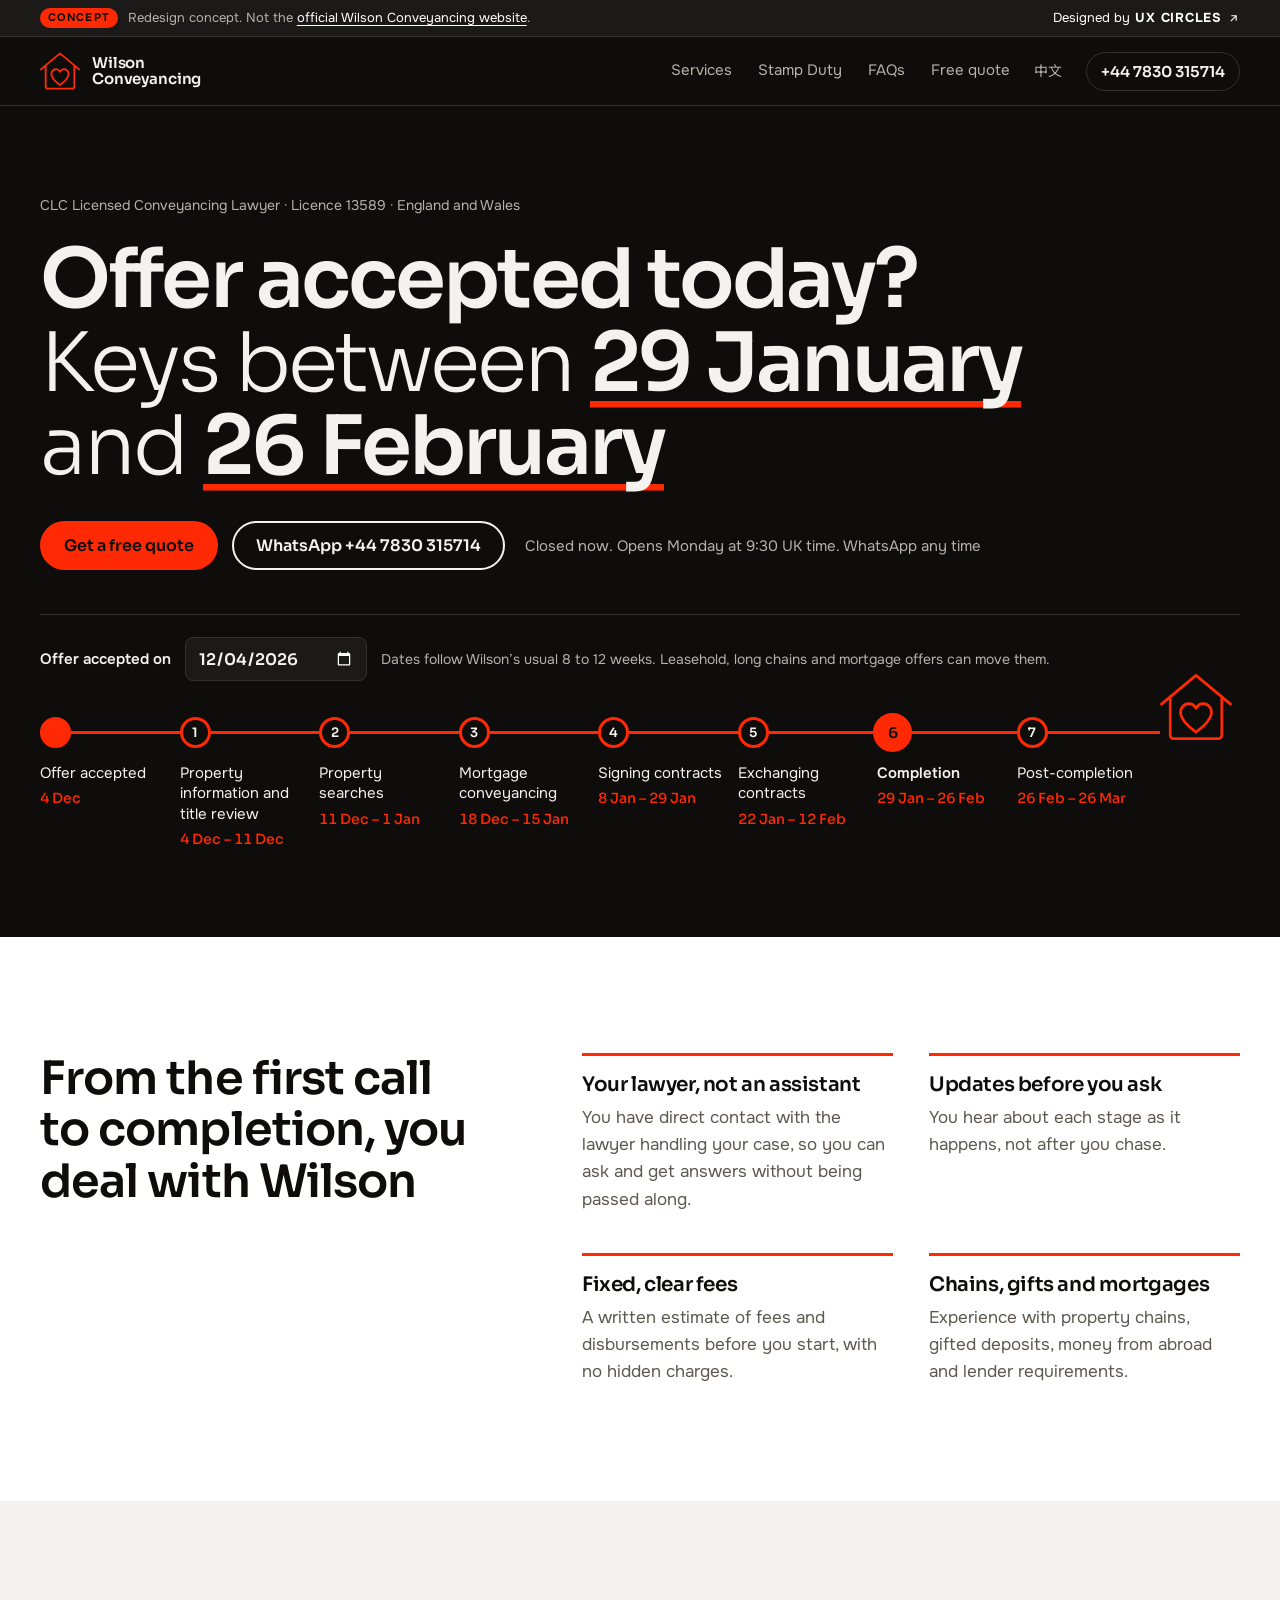
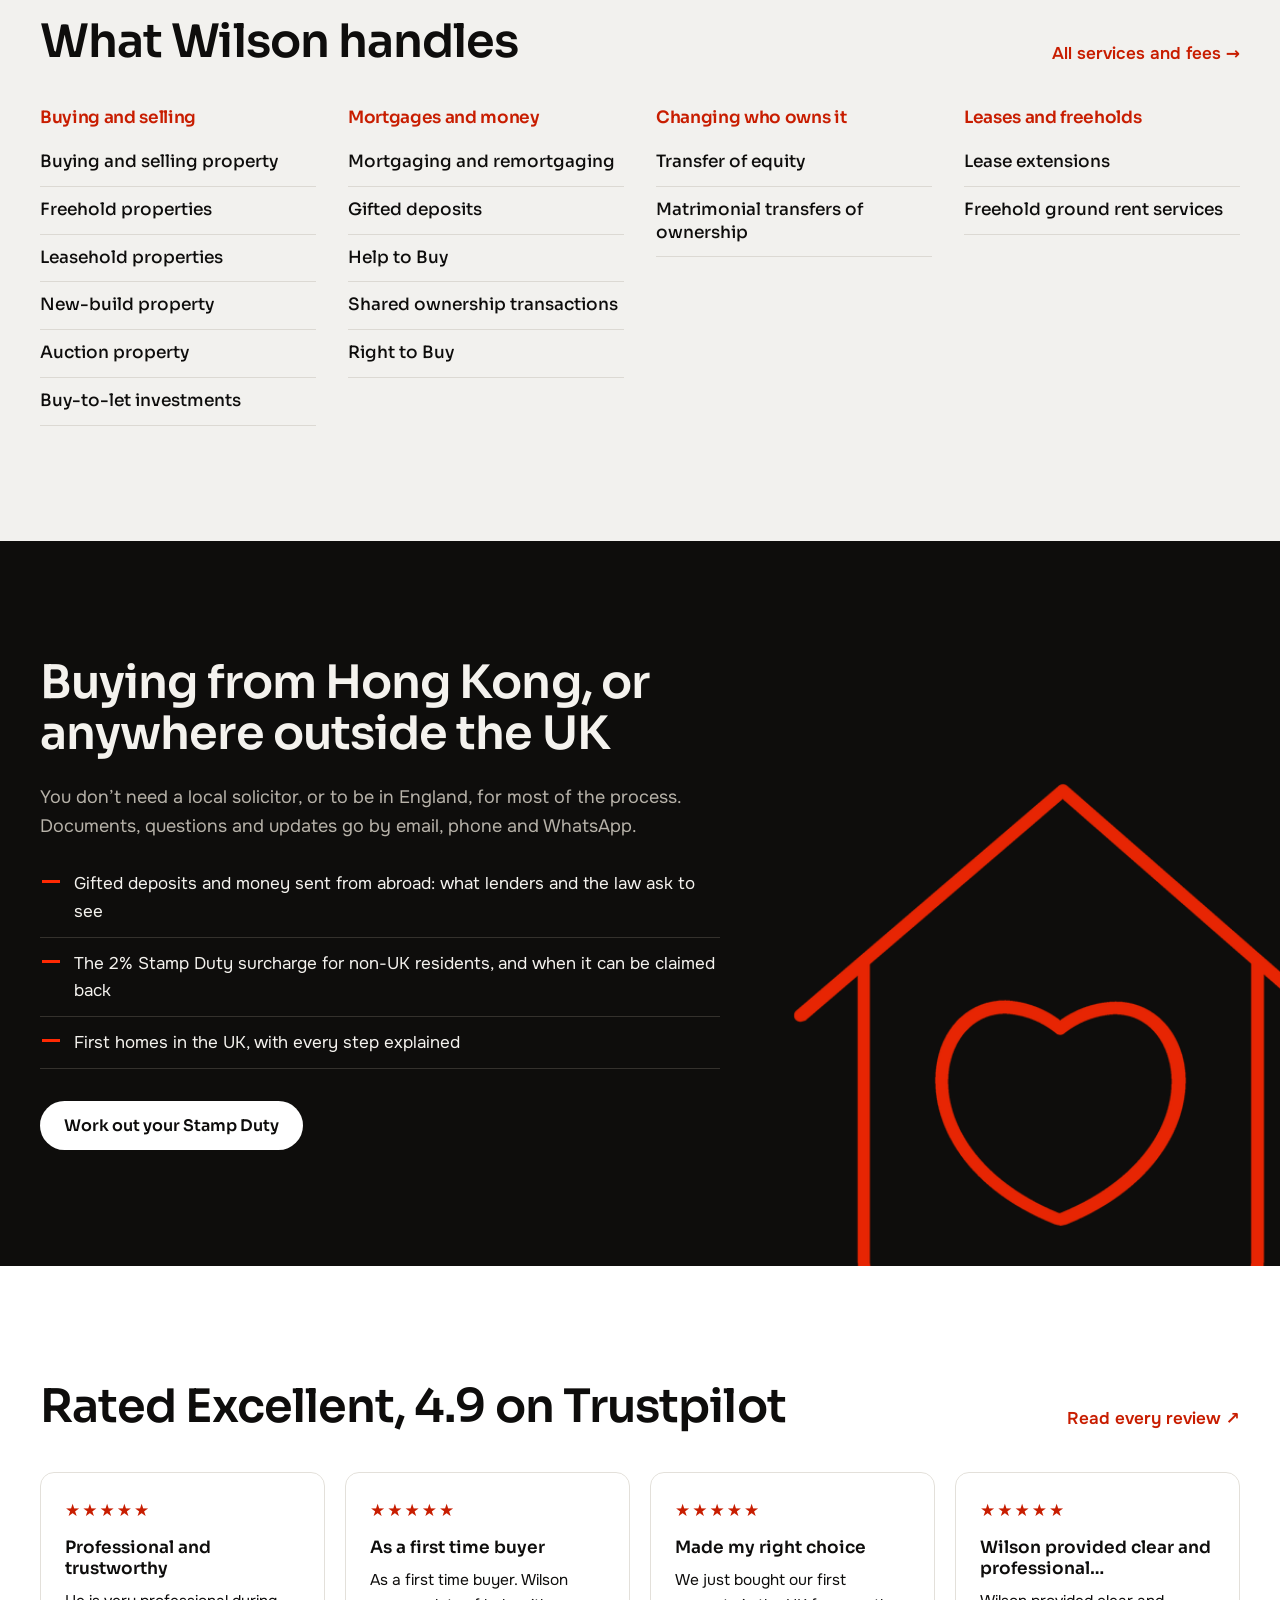
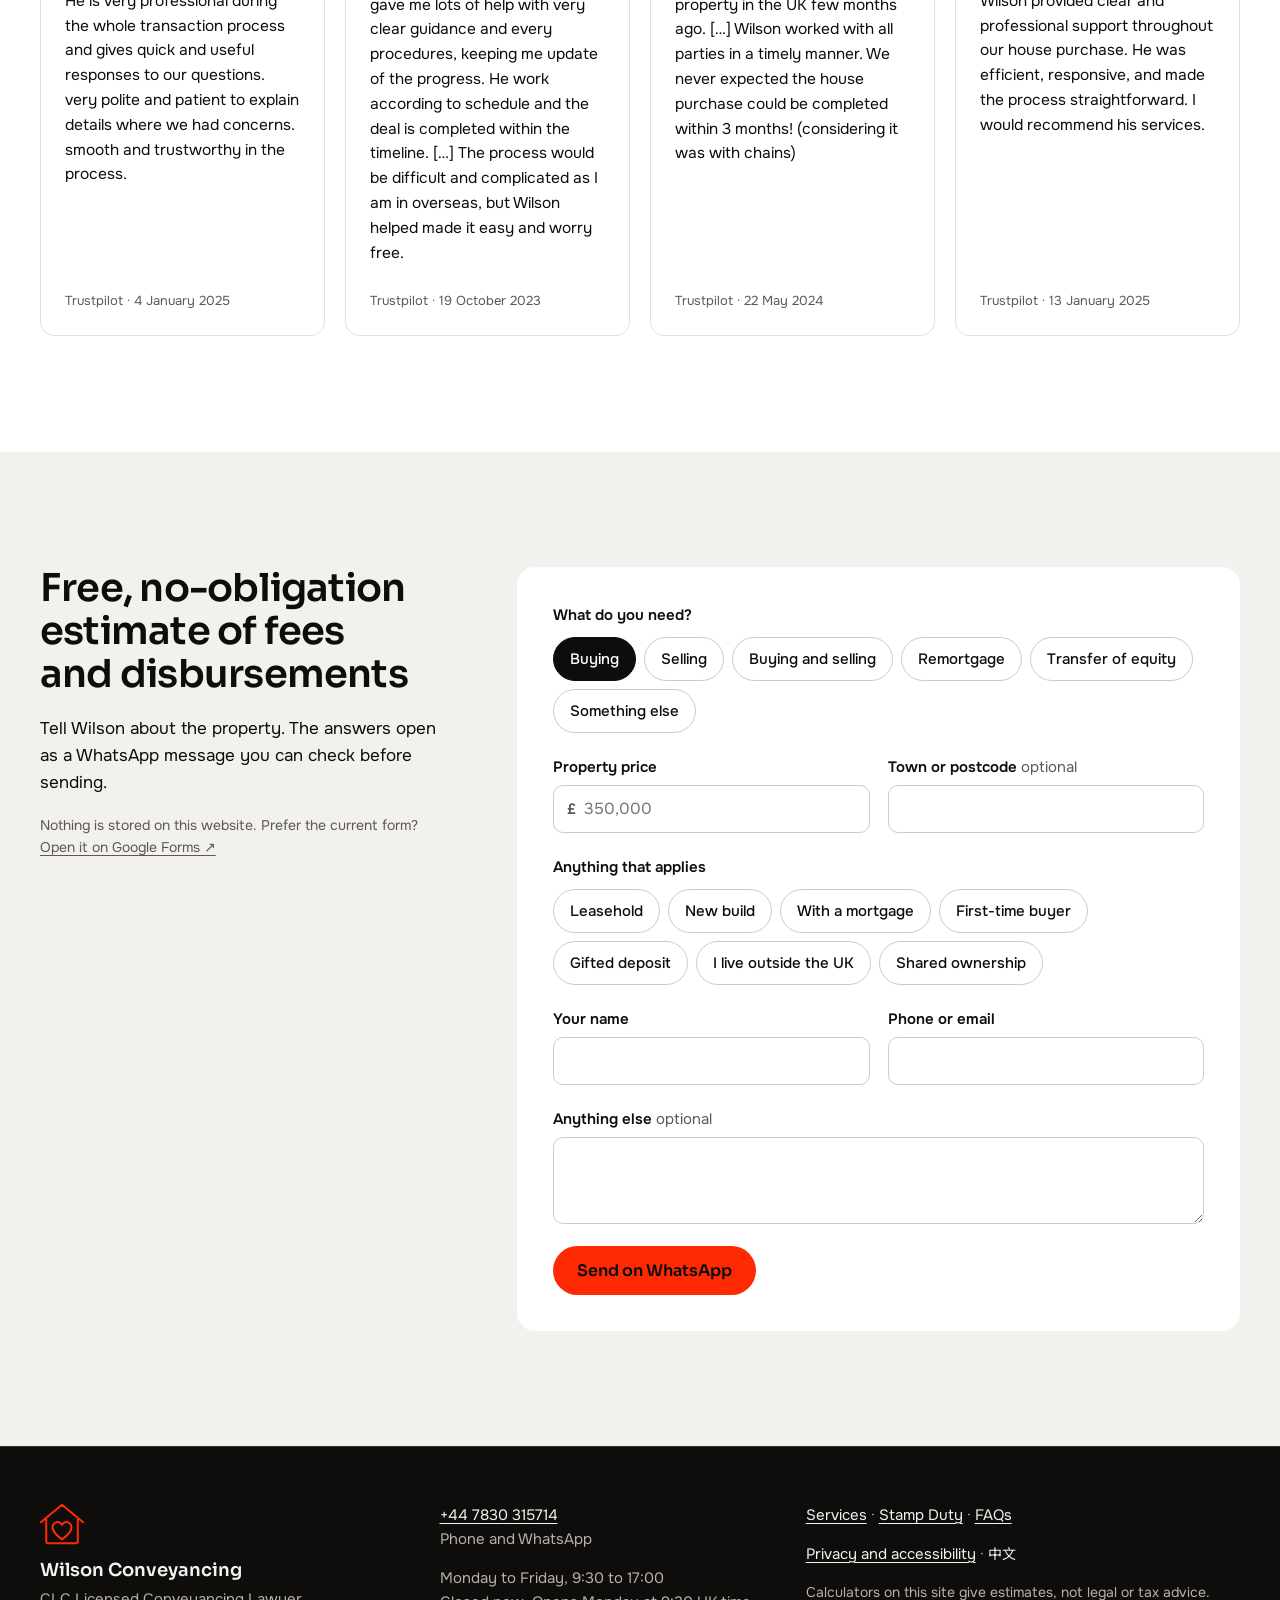
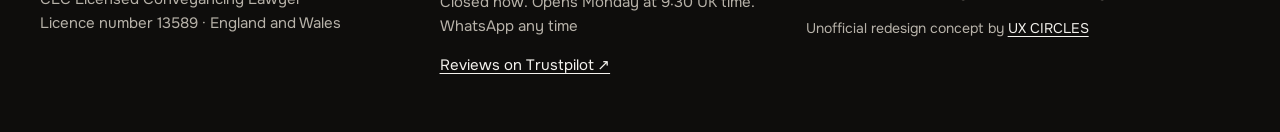
<file: index.html>
<!doctype html>
<html lang="en-GB">
<head>
<meta charset="utf-8">
<meta name="viewport" content="width=device-width, initial-scale=1">
<meta name="robots" content="noindex, nofollow">
<title>Wilson Conveyancing · CLC licensed conveyancing lawyer</title>
<meta name="description" content="Conveyancing for buyers and sellers in England and Wales, with direct access to your lawyer. Free estimate of fees and disbursements.">
<link rel="alternate" hreflang="en" href="https://uxcircles.github.io/wilsonconveyancing/">
<link rel="alternate" hreflang="zh-Hant" href="https://uxcircles.github.io/wilsonconveyancing/zh/">
<link rel="icon" type="image/png" href="assets/img/favicon.png">
<link rel="apple-touch-icon" href="assets/img/apple-touch-icon.png">
<meta name="theme-color" content="#0e0d0c">
<link rel="preload" href="assets/fonts/sora.woff2" as="font" type="font/woff2" crossorigin>
<link rel="preload" href="assets/fonts/onest.woff2" as="font" type="font/woff2" crossorigin>
<link rel="stylesheet" href="assets/site.css?v=3">
<script defer src="assets/site.js?v=3"></script>
</head>
<body>
<a class="skip" href="#main">Skip to content</a>
<div class="concept-bar" role="note">
  <div class="wrap concept-inner">
    <p><span class="concept-tag">Concept</span><span class="concept-long">Redesign concept. Not the <a href="https://www.wilsonconveyancing.com/" target="_blank" rel="noopener">official Wilson Conveyancing website</a>.</span></p>
    <a href="https://ux-circles.com/professionals" target="_blank" rel="noopener"><span class="concept-by">Designed by </span><strong>UX CIRCLES</strong> <svg viewBox="0 0 24 24" aria-hidden="true"><path d="M7 17 17 7M8 7h9v9"/></svg></a>
  </div>
</div>
<header class="site-head">
  <div class="wrap head-in">
    <a class="brand" href="./" aria-label="Wilson Conveyancing, home">
      <svg class="brand-mark" viewBox="0 0 240 225" aria-hidden="true"><path d="M5 103 L120 7 L235 103 M34 79 V205 Q34 218 47 218 H193 Q206 218 206 205 V79 M120 196 C72 162 60 132 74 113 C88 95 110 99 120 117 C130 99 152 95 166 113 C180 132 168 162 120 196 Z"/></svg>
      <span class="brand-name">Wilson<br>Conveyancing</span>
    </a>
    <nav class="nav" aria-label="Main"><a href="services.html">Services</a><a href="stamp-duty.html">Stamp Duty</a><a href="faqs.html">FAQs</a><a href="./#quote">Free quote</a></nav>
    <a class="lang" href="zh/" lang="zh-Hant" hreflang="zh-Hant">中文</a>
    <a class="head-call" href="tel:+447830315714">+44 7830 315714</a>
    <button class="menu-btn" type="button" aria-expanded="false" aria-controls="menu">Menu</button>
  </div>
  <div class="menu" id="menu" hidden>
    <nav class="wrap" aria-label="Menu">
      <a href="services.html">Services</a><a href="stamp-duty.html">Stamp Duty</a><a href="faqs.html">FAQs</a><a href="./#quote">Free quote</a>
      <a href="tel:+447830315714">Call +44 7830 315714</a>
      <a href="https://wa.me/447830315714?text=Hello%20Wilson%2C%20I%20have%20a%20conveyancing%20question.">WhatsApp</a>
      <a class="lang" href="zh/" lang="zh-Hant" hreflang="zh-Hant">中文</a>
    </nav>
  </div>
</header>
<main id="main">
<section class="hero" aria-labelledby="h1">
  <div class="wrap">
    <p class="licence">CLC Licensed Conveyancing Lawyer · Licence 13589 · England and Wales</p>
    <h1 id="h1"><span data-h1a>Offer accepted today?</span><br><span class="h1-2">Keys between <span data-k1>13 January</span> and <span data-k2>10 February</span></span></h1>
    <div class="hero-act">
      <a class="btn btn-red" href="#quote">Get a free quote</a>
      <a class="btn btn-line" href="https://wa.me/447830315714?text=Hello%20Wilson%2C%20my%20offer%20has%20been%20accepted%20and%20I%20need%20a%20conveyancer.">WhatsApp +44 7830 315714</a>
      <p class="open-now" data-open></p>
    </div>
    <form class="when" data-when onsubmit="return false">
      <label for="offer">Offer accepted on</label>
      <input id="offer" name="offer" type="date" value="2026-11-18">
      <p class="when-note">Dates follow Wilson’s usual 8 to 12 weeks. Leasehold, long chains and mortgage offers can move them.</p>
    </form>
    <ol class="track" aria-label="The seven stages, with estimated dates">
      <li class="stop is-today"><span class="stop-n" aria-hidden="true"></span><span class="stop-name">Offer accepted</span><time class="stop-date" data-today>18 Nov</time></li>
      <li class="stop" data-from="0" data-to="1">
        <span class="stop-n">1</span>
        <span class="stop-name">Property information and title review</span>
        <time class="stop-date" data-range>18 Nov – 25 Nov</time>
      </li>
      <li class="stop" data-from="1" data-to="4">
        <span class="stop-n">2</span>
        <span class="stop-name">Property searches</span>
        <time class="stop-date" data-range>25 Nov – 16 Dec</time>
      </li>
      <li class="stop" data-from="2" data-to="6">
        <span class="stop-n">3</span>
        <span class="stop-name">Mortgage conveyancing</span>
        <time class="stop-date" data-range>2 Dec – 30 Dec</time>
      </li>
      <li class="stop" data-from="5" data-to="8">
        <span class="stop-n">4</span>
        <span class="stop-name">Signing contracts</span>
        <time class="stop-date" data-range>23 Dec – 13 Jan</time>
      </li>
      <li class="stop" data-from="7" data-to="10">
        <span class="stop-n">5</span>
        <span class="stop-name">Exchanging contracts</span>
        <time class="stop-date" data-range>6 Jan – 27 Jan</time>
      </li>
      <li class="stop is-keys" data-from="8" data-to="12">
        <span class="stop-n">6</span>
        <span class="stop-name">Completion</span>
        <time class="stop-date" data-range>13 Jan – 10 Feb</time>
      </li>
      <li class="stop" data-from="12" data-to="16">
        <span class="stop-n">7</span>
        <span class="stop-name">Post-completion</span>
        <time class="stop-date" data-range>10 Feb – 10 Mar</time>
      </li>
      <li class="stop is-home"><svg class="track-house" viewBox="0 0 240 225" aria-hidden="true"><path d="M5 103 L120 7 L235 103 M34 79 V205 Q34 218 47 218 H193 Q206 218 206 205 V79 M120 196 C72 162 60 132 74 113 C88 95 110 99 120 117 C130 99 152 95 166 113 C180 132 168 162 120 196 Z"/></svg><span class="sr">Your new home</span></li>
    </ol>
  </div>
</section>

<section class="why" aria-labelledby="why-h">
  <div class="wrap why-in">
    <h2 id="why-h">From the first call to completion, you deal with Wilson</h2>
    <ul class="why-list"><li><h3>Your lawyer, not an assistant</h3><p>You have direct contact with the lawyer handling your case, so you can ask and get answers without being passed along.</p></li><li><h3>Updates before you ask</h3><p>You hear about each stage as it happens, not after you chase.</p></li><li><h3>Fixed, clear fees</h3><p>A written estimate of fees and disbursements before you start, with no hidden charges.</p></li><li><h3>Chains, gifts and mortgages</h3><p>Experience with property chains, gifted deposits, money from abroad and lender requirements.</p></li></ul>
  </div>
</section>

<section class="svc" aria-labelledby="svc-h">
  <div class="wrap">
    <div class="sec-head">
      <h2 id="svc-h">What Wilson handles</h2>
      <a class="more" href="services.html">All services and fees →</a>
    </div>
    <div class="svc-grid"><div class="svc-group">
        <h3>Buying and selling</h3>
        <ul><li>Buying and selling property</li><li>Freehold properties</li><li>Leasehold properties</li><li>New-build property</li><li>Auction property</li><li>Buy-to-let investments</li></ul>
      </div><div class="svc-group">
        <h3>Mortgages and money</h3>
        <ul><li>Mortgaging and remortgaging</li><li>Gifted deposits</li><li>Help to Buy</li><li>Shared ownership transactions</li><li>Right to Buy</li></ul>
      </div><div class="svc-group">
        <h3>Changing who owns it</h3>
        <ul><li>Transfer of equity</li><li>Matrimonial transfers of ownership</li></ul>
      </div><div class="svc-group">
        <h3>Leases and freeholds</h3>
        <ul><li>Lease extensions</li><li>Freehold ground rent services</li></ul>
      </div></div>
  </div>
</section>

<section class="abroad" aria-labelledby="abroad-h">
  <div class="wrap abroad-in">
    <div>
      <h2 id="abroad-h">Buying from Hong Kong, or anywhere outside the UK</h2>
      <p>You don’t need a local solicitor, or to be in England, for most of the process. Documents, questions and updates go by email, phone and WhatsApp.</p>
      <ul class="ticks">
        <li>Gifted deposits and money sent from abroad: what lenders and the law ask to see</li>
        <li>The 2% Stamp Duty surcharge for non-UK residents, and when it can be claimed back</li>
        <li>First homes in the UK, with every step explained</li>
      </ul>
      <a class="btn btn-ink" href="stamp-duty.html">Work out your Stamp Duty</a>
    </div>
  </div>
</section>

<section class="reviews" aria-labelledby="rev-h">
  <div class="wrap">
    <div class="sec-head">
      <h2 id="rev-h">Rated Excellent, 4.9 on Trustpilot</h2>
      <a class="more" href="https://uk.trustpilot.com/review/wilsonconveyancing.com" target="_blank" rel="noopener">Read every review ↗</a>
    </div>
    
    <div class="rev-grid"><figure class="review">
        <div class="stars" role="img" aria-label="5 out of 5 stars">★★★★★</div>
        <blockquote lang="en"><p class="review-t">Professional and trustworthy</p><p>He is very professional during the whole transaction process and gives quick and useful responses to our questions. very polite and patient to explain details where we had concerns. smooth and trustworthy in the process.</p></blockquote>
        <figcaption>Trustpilot · 4 January 2025</figcaption>
      </figure><figure class="review">
        <div class="stars" role="img" aria-label="5 out of 5 stars">★★★★★</div>
        <blockquote lang="en"><p class="review-t">As a first time buyer</p><p>As a first time buyer. Wilson gave me lots of help with very clear guidance and every procedures, keeping me update of the progress. He work according to schedule and the deal is completed within the timeline. […] The process would be difficult and complicated as I am in overseas, but Wilson helped made it easy and worry free.</p></blockquote>
        <figcaption>Trustpilot · 19 October 2023</figcaption>
      </figure><figure class="review">
        <div class="stars" role="img" aria-label="5 out of 5 stars">★★★★★</div>
        <blockquote lang="en"><p class="review-t">Made my right choice</p><p>We just bought our first property in the UK few months ago. […] Wilson worked with all parties in a timely manner. We never expected the house purchase could be completed within 3 months! (considering it was with chains)</p></blockquote>
        <figcaption>Trustpilot · 22 May 2024</figcaption>
      </figure><figure class="review">
        <div class="stars" role="img" aria-label="5 out of 5 stars">★★★★★</div>
        <blockquote lang="en"><p class="review-t">Wilson provided clear and professional…</p><p>Wilson provided clear and professional support throughout our house purchase. He was efficient, responsive, and made the process straightforward. I would recommend his services.</p></blockquote>
        <figcaption>Trustpilot · 13 January 2025</figcaption>
      </figure></div>
  </div>
</section>

<section class="quote" id="quote" aria-labelledby="quote-h">
  <div class="wrap quote-in">
    <div class="quote-intro">
      <h2 id="quote-h">Free, no-obligation estimate of fees and disbursements</h2>
      <p>Tell Wilson about the property. The answers open as a WhatsApp message you can check before sending.</p>
      <p class="small">Nothing is stored on this website. Prefer the current form? <a href="https://docs.google.com/forms/d/e/1FAIpQLSc4QtbSvw-BhrDXk7WS0zhD2-UsG5Y28SyGAZ3gGmLEoxiXWg/viewform" target="_blank" rel="noopener">Open it on Google Forms ↗</a></p>
    </div>
    <form class="qform" data-quote novalidate>
      <fieldset><legend>What do you need?</legend><div class="pills"><label class="pill"><input type="radio" name="need" value="buy" checked><span>Buying</span></label><label class="pill"><input type="radio" name="need" value="sell"><span>Selling</span></label><label class="pill"><input type="radio" name="need" value="both"><span>Buying and selling</span></label><label class="pill"><input type="radio" name="need" value="remortgage"><span>Remortgage</span></label><label class="pill"><input type="radio" name="need" value="equity"><span>Transfer of equity</span></label><label class="pill"><input type="radio" name="need" value="other"><span>Something else</span></label></div></fieldset>
      <div class="row2">
        <label><span>Property price</span><span class="money"><span aria-hidden="true">£</span><input name="price" inputmode="numeric" autocomplete="off" placeholder="350,000"></span></label>
        <label><span>Town or postcode <span class="opt">optional</span></span><input name="where" autocomplete="off"></label>
      </div>
      <fieldset><legend>Anything that applies</legend><div class="pills"><label class="pill"><input type="checkbox" name="flag" value="leasehold"><span>Leasehold</span></label><label class="pill"><input type="checkbox" name="flag" value="newbuild"><span>New build</span></label><label class="pill"><input type="checkbox" name="flag" value="mortgage"><span>With a mortgage</span></label><label class="pill"><input type="checkbox" name="flag" value="ftb"><span>First-time buyer</span></label><label class="pill"><input type="checkbox" name="flag" value="gift"><span>Gifted deposit</span></label><label class="pill"><input type="checkbox" name="flag" value="abroad"><span>I live outside the UK</span></label><label class="pill"><input type="checkbox" name="flag" value="shared"><span>Shared ownership</span></label></div></fieldset>
      <div class="row2">
        <label>Your name<input name="name" autocomplete="name" required></label>
        <label>Phone or email<input name="contact" autocomplete="email" required></label>
      </div>
      <label><span>Anything else <span class="opt">optional</span></span><textarea name="note" rows="3"></textarea></label>
      <p class="form-err" data-err role="alert" hidden>Please add your name and a phone number or email.</p>
      <button class="btn btn-red" type="submit">Send on WhatsApp</button>
    </form>
  </div>
</section>

</main>
<footer class="foot">
  <div class="wrap foot-grid">
    <div class="foot-brand">
      <svg class="foot-mark" viewBox="0 0 240 225" aria-hidden="true"><path d="M5 103 L120 7 L235 103 M34 79 V205 Q34 218 47 218 H193 Q206 218 206 205 V79 M120 196 C72 162 60 132 74 113 C88 95 110 99 120 117 C130 99 152 95 166 113 C180 132 168 162 120 196 Z"/></svg>
      <p class="foot-name">Wilson Conveyancing</p>
      <p>CLC Licensed Conveyancing Lawyer<br>Licence number 13589 · England and Wales</p>
    </div>
    <div>
      <p><a href="tel:+447830315714">+44 7830 315714</a><br>Phone and WhatsApp</p>
      <p>Monday to Friday, 9:30 to 17:00<br><span class="open-now" data-open></span></p>
      <p><a href="https://uk.trustpilot.com/review/wilsonconveyancing.com" target="_blank" rel="noopener">Reviews on Trustpilot ↗</a></p>
    </div>
    <div>
      <p><a href="services.html">Services</a> · <a href="stamp-duty.html">Stamp Duty</a> · <a href="faqs.html">FAQs</a></p>
      <p><a href="privacy.html">Privacy and accessibility</a> · <a class="lang" href="zh/" lang="zh-Hant" hreflang="zh-Hant">中文</a></p>
      <p class="small">Calculators on this site give estimates, not legal or tax advice.</p>
      <p class="small">Unofficial redesign concept by <a href="https://ux-circles.com/professionals" target="_blank" rel="noopener">UX CIRCLES</a></p>
    </div>
  </div>
</footer>
<nav class="mbar" aria-label="Quick actions">
  <a href="tel:+447830315714">Call</a>
  <a href="https://wa.me/447830315714?text=Hello%20Wilson%2C%20I%20have%20a%20conveyancing%20question.">WhatsApp</a>
  <a href="./#quote">Free quote</a>
</nav>
</body>
</html>
</file>
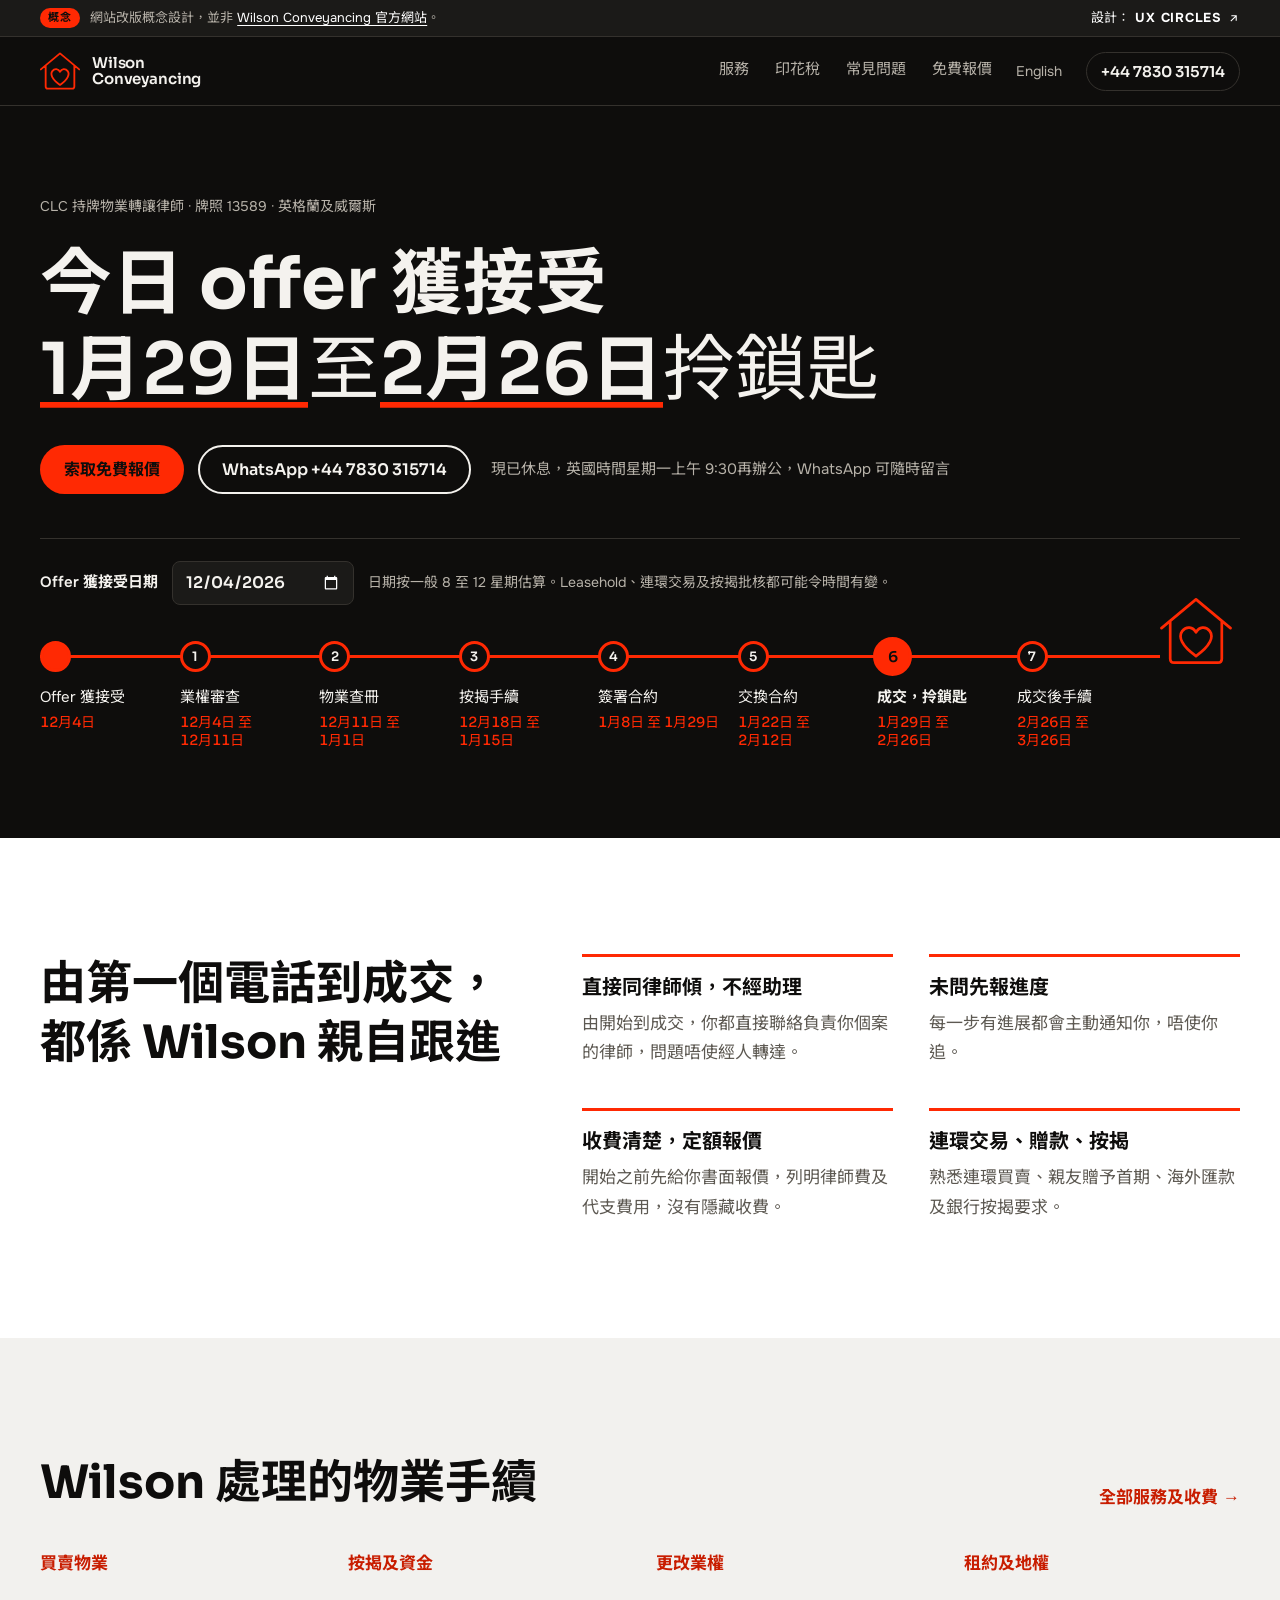
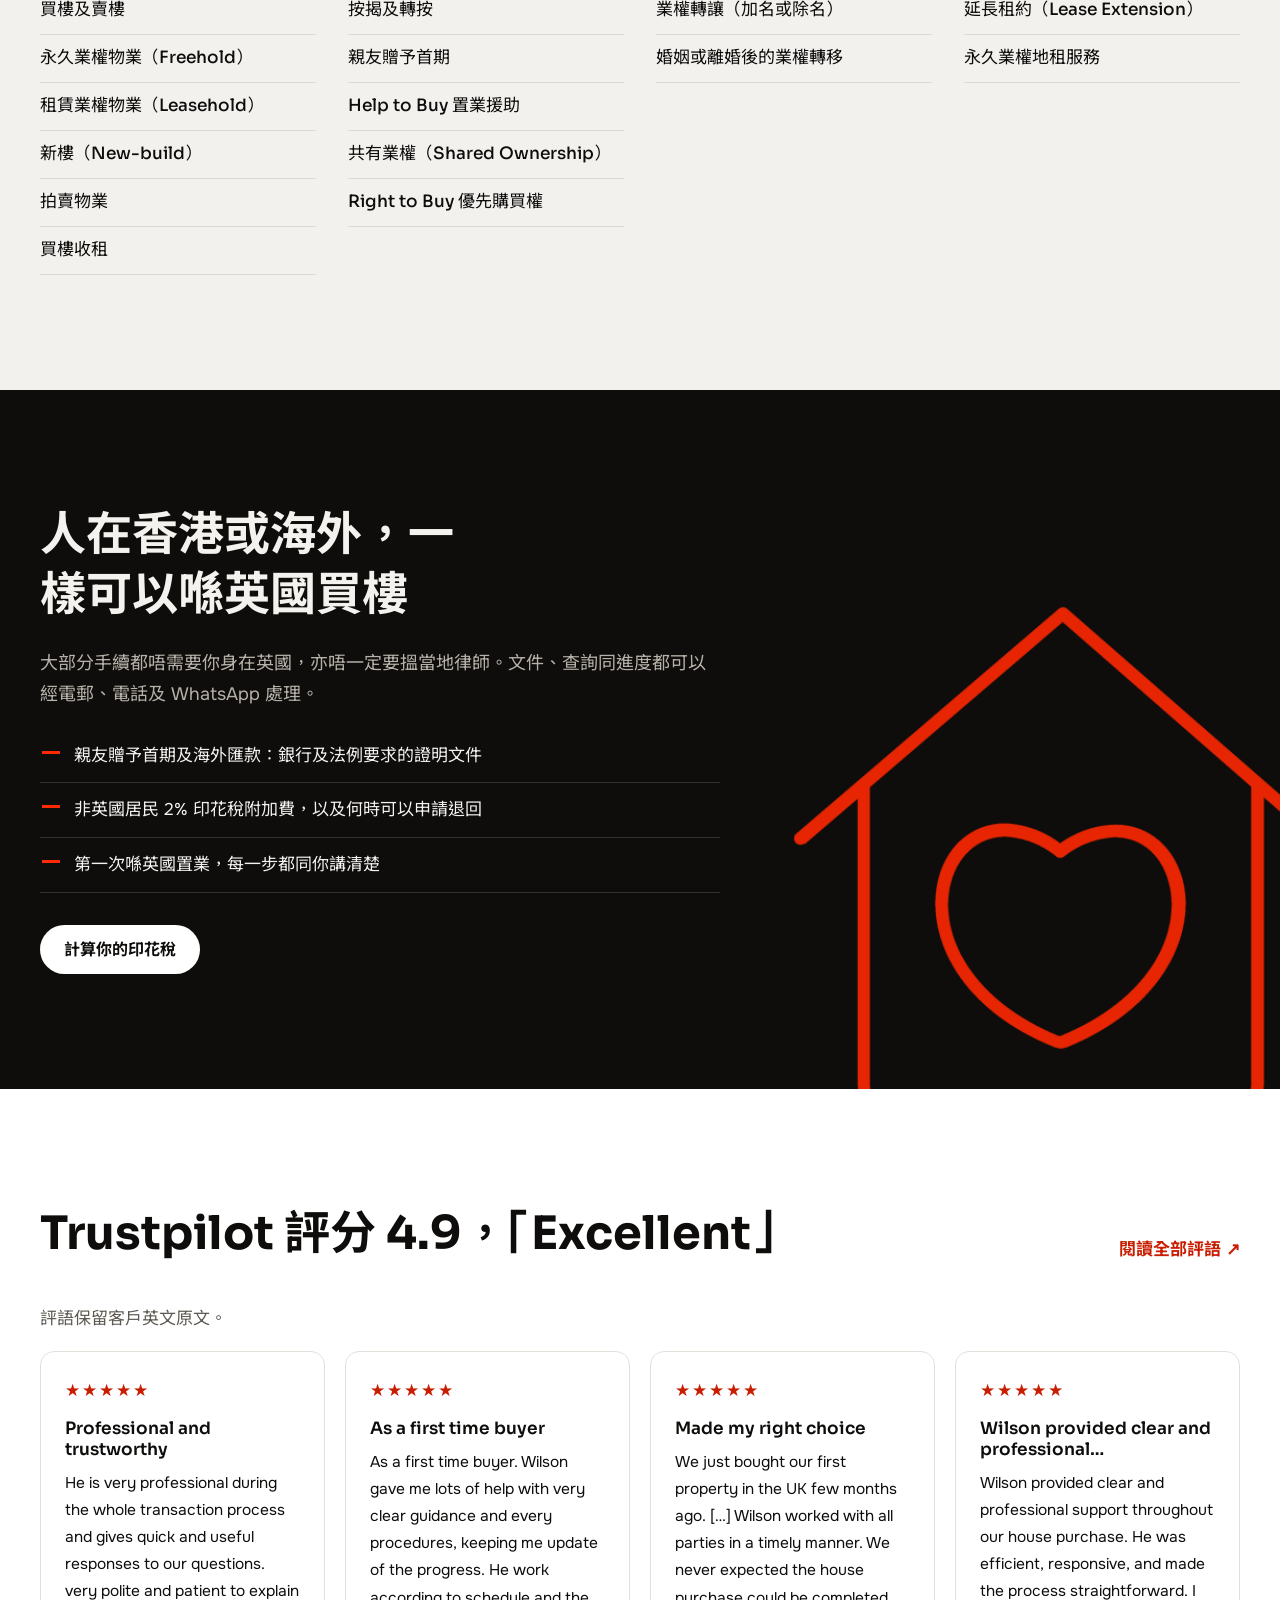
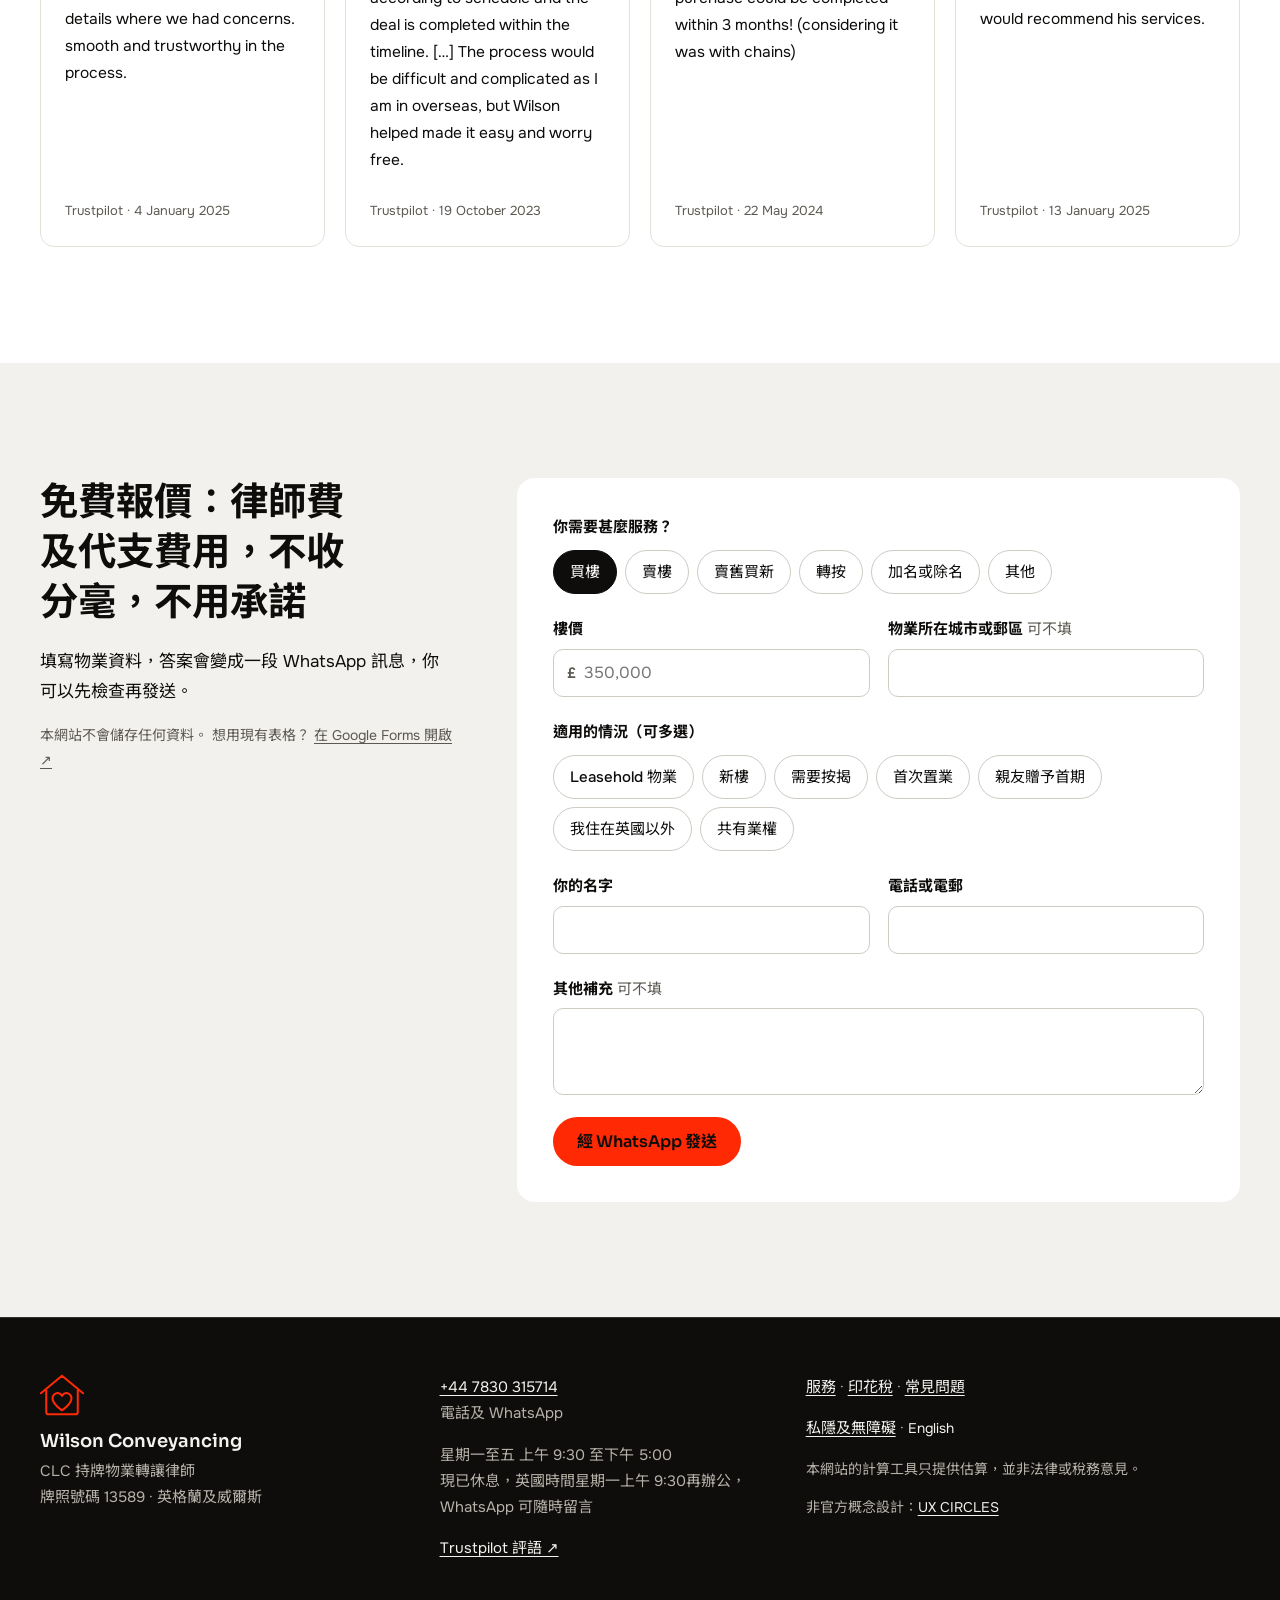
<file: zh/index.html>
<!doctype html>
<html lang="zh-Hant-HK">
<head>
<meta charset="utf-8">
<meta name="viewport" content="width=device-width, initial-scale=1">
<meta name="robots" content="noindex, nofollow">
<title>Wilson Conveyancing · CLC 持牌物業轉讓律師</title>
<meta name="description" content="英格蘭及威爾斯物業轉讓，直接聯絡負責律師。免費報價。">
<link rel="alternate" hreflang="en" href="https://uxcircles.github.io/wilsonconveyancing/">
<link rel="alternate" hreflang="zh-Hant" href="https://uxcircles.github.io/wilsonconveyancing/zh/">
<link rel="icon" type="image/png" href="../assets/img/favicon.png">
<link rel="apple-touch-icon" href="../assets/img/apple-touch-icon.png">
<meta name="theme-color" content="#0e0d0c">
<link rel="preload" href="../assets/fonts/sora.woff2" as="font" type="font/woff2" crossorigin>
<link rel="preload" href="../assets/fonts/onest.woff2" as="font" type="font/woff2" crossorigin>
<link rel="stylesheet" href="../assets/site.css?v=3">
<script defer src="../assets/site.js?v=3"></script>
</head>
<body>
<a class="skip" href="#main">跳至內容</a>
<div class="concept-bar" role="note">
  <div class="wrap concept-inner">
    <p><span class="concept-tag">概念</span><span class="concept-long">網站改版概念設計，並非 <a href="https://www.wilsonconveyancing.com/" target="_blank" rel="noopener">Wilson Conveyancing 官方網站</a>。</span></p>
    <a href="https://ux-circles.com/professionals" target="_blank" rel="noopener"><span class="concept-by">設計：</span><strong>UX CIRCLES</strong> <svg viewBox="0 0 24 24" aria-hidden="true"><path d="M7 17 17 7M8 7h9v9"/></svg></a>
  </div>
</div>
<header class="site-head">
  <div class="wrap head-in">
    <a class="brand" href="../zh/" aria-label="Wilson Conveyancing 首頁">
      <svg class="brand-mark" viewBox="0 0 240 225" aria-hidden="true"><path d="M5 103 L120 7 L235 103 M34 79 V205 Q34 218 47 218 H193 Q206 218 206 205 V79 M120 196 C72 162 60 132 74 113 C88 95 110 99 120 117 C130 99 152 95 166 113 C180 132 168 162 120 196 Z"/></svg>
      <span class="brand-name">Wilson<br>Conveyancing</span>
    </a>
    <nav class="nav" aria-label="主選單"><a href="../zh/services.html">服務</a><a href="../zh/stamp-duty.html">印花稅</a><a href="../zh/faqs.html">常見問題</a><a href="../zh/#quote">免費報價</a></nav>
    <a class="lang" href="../" lang="en" hreflang="en">English</a>
    <a class="head-call" href="tel:+447830315714">+44 7830 315714</a>
    <button class="menu-btn" type="button" aria-expanded="false" aria-controls="menu">選單</button>
  </div>
  <div class="menu" id="menu" hidden>
    <nav class="wrap" aria-label="選單">
      <a href="../zh/services.html">服務</a><a href="../zh/stamp-duty.html">印花稅</a><a href="../zh/faqs.html">常見問題</a><a href="../zh/#quote">免費報價</a>
      <a href="tel:+447830315714">致電 +44 7830 315714</a>
      <a href="https://wa.me/447830315714?text=%E4%BD%A0%E5%A5%BD%20Wilson%EF%BC%8C%E6%88%91%E6%83%B3%E6%9F%A5%E8%A9%A2%E7%89%A9%E6%A5%AD%E8%BD%89%E8%AE%93%E3%80%82">WhatsApp</a>
      <a class="lang" href="../" lang="en" hreflang="en">English</a>
    </nav>
  </div>
</header>
<main id="main">
<section class="hero" aria-labelledby="h1">
  <div class="wrap">
    <p class="licence">CLC 持牌物業轉讓律師 · 牌照 13589 · 英格蘭及威爾斯</p>
    <h1 id="h1"><span data-h1a>今日 offer 獲接受</span><br><span class="h1-2"><span data-k1>1月13日</span>至<span data-k2>2月10日</span>拎鎖匙</span></h1>
    <div class="hero-act">
      <a class="btn btn-red" href="#quote">索取免費報價</a>
      <a class="btn btn-line" href="https://wa.me/447830315714?text=%E4%BD%A0%E5%A5%BD%20Wilson%EF%BC%8C%E6%88%91%E7%9A%84%20offer%20%E5%B7%B2%E7%8D%B2%E6%8E%A5%E5%8F%97%EF%BC%8C%E6%83%B3%E5%A7%94%E8%A8%97%E4%BD%A0%E8%BE%A6%E7%90%86%E7%89%A9%E6%A5%AD%E8%BD%89%E8%AE%93%E3%80%82">WhatsApp +44 7830 315714</a>
      <p class="open-now" data-open></p>
    </div>
    <form class="when" data-when onsubmit="return false">
      <label for="offer">Offer 獲接受日期</label>
      <input id="offer" name="offer" type="date" value="2026-11-18">
      <p class="when-note">日期按一般 8 至 12 星期估算。Leasehold、連環交易及按揭批核都可能令時間有變。</p>
    </form>
    <ol class="track" aria-label="七個步驟及預計日期">
      <li class="stop is-today"><span class="stop-n" aria-hidden="true"></span><span class="stop-name">Offer 獲接受</span><time class="stop-date" data-today>11月18日</time></li>
      <li class="stop" data-from="0" data-to="1">
        <span class="stop-n">1</span>
        <span class="stop-name">業權審查</span>
        <time class="stop-date" data-range>11月18日 至 11月25日</time>
      </li>
      <li class="stop" data-from="1" data-to="4">
        <span class="stop-n">2</span>
        <span class="stop-name">物業查冊</span>
        <time class="stop-date" data-range>11月25日 至 12月16日</time>
      </li>
      <li class="stop" data-from="2" data-to="6">
        <span class="stop-n">3</span>
        <span class="stop-name">按揭手續</span>
        <time class="stop-date" data-range>12月2日 至 12月30日</time>
      </li>
      <li class="stop" data-from="5" data-to="8">
        <span class="stop-n">4</span>
        <span class="stop-name">簽署合約</span>
        <time class="stop-date" data-range>12月23日 至 1月13日</time>
      </li>
      <li class="stop" data-from="7" data-to="10">
        <span class="stop-n">5</span>
        <span class="stop-name">交換合約</span>
        <time class="stop-date" data-range>1月6日 至 1月27日</time>
      </li>
      <li class="stop is-keys" data-from="8" data-to="12">
        <span class="stop-n">6</span>
        <span class="stop-name">成交，拎鎖匙</span>
        <time class="stop-date" data-range>1月13日 至 2月10日</time>
      </li>
      <li class="stop" data-from="12" data-to="16">
        <span class="stop-n">7</span>
        <span class="stop-name">成交後手續</span>
        <time class="stop-date" data-range>2月10日 至 3月10日</time>
      </li>
      <li class="stop is-home"><svg class="track-house" viewBox="0 0 240 225" aria-hidden="true"><path d="M5 103 L120 7 L235 103 M34 79 V205 Q34 218 47 218 H193 Q206 218 206 205 V79 M120 196 C72 162 60 132 74 113 C88 95 110 99 120 117 C130 99 152 95 166 113 C180 132 168 162 120 196 Z"/></svg><span class="sr">你的新居</span></li>
    </ol>
  </div>
</section>

<section class="why" aria-labelledby="why-h">
  <div class="wrap why-in">
    <h2 id="why-h">由第一個電話到成交，都係 Wilson 親自跟進</h2>
    <ul class="why-list"><li><h3>直接同律師傾，不經助理</h3><p>由開始到成交，你都直接聯絡負責你個案的律師，問題唔使經人轉達。</p></li><li><h3>未問先報進度</h3><p>每一步有進展都會主動通知你，唔使你追。</p></li><li><h3>收費清楚，定額報價</h3><p>開始之前先給你書面報價，列明律師費及代支費用，沒有隱藏收費。</p></li><li><h3>連環交易、贈款、按揭</h3><p>熟悉連環買賣、親友贈予首期、海外匯款及銀行按揭要求。</p></li></ul>
  </div>
</section>

<section class="svc" aria-labelledby="svc-h">
  <div class="wrap">
    <div class="sec-head">
      <h2 id="svc-h">Wilson 處理的物業手續</h2>
      <a class="more" href="../zh/services.html">全部服務及收費 →</a>
    </div>
    <div class="svc-grid"><div class="svc-group">
        <h3>買賣物業</h3>
        <ul><li>買樓及賣樓</li><li>永久業權物業（Freehold）</li><li>租賃業權物業（Leasehold）</li><li>新樓（New-build）</li><li>拍賣物業</li><li>買樓收租</li></ul>
      </div><div class="svc-group">
        <h3>按揭及資金</h3>
        <ul><li>按揭及轉按</li><li>親友贈予首期</li><li>Help to Buy 置業援助</li><li>共有業權（Shared Ownership）</li><li>Right to Buy 優先購買權</li></ul>
      </div><div class="svc-group">
        <h3>更改業權</h3>
        <ul><li>業權轉讓（加名或除名）</li><li>婚姻或離婚後的業權轉移</li></ul>
      </div><div class="svc-group">
        <h3>租約及地權</h3>
        <ul><li>延長租約（Lease Extension）</li><li>永久業權地租服務</li></ul>
      </div></div>
  </div>
</section>

<section class="abroad" aria-labelledby="abroad-h">
  <div class="wrap abroad-in">
    <div>
      <h2 id="abroad-h">人在香港或海外，一樣可以喺英國買樓</h2>
      <p>大部分手續都唔需要你身在英國，亦唔一定要搵當地律師。文件、查詢同進度都可以經電郵、電話及 WhatsApp 處理。</p>
      <ul class="ticks">
        <li>親友贈予首期及海外匯款：銀行及法例要求的證明文件</li>
        <li>非英國居民 2% 印花稅附加費，以及何時可以申請退回</li>
        <li>第一次喺英國置業，每一步都同你講清楚</li>
      </ul>
      <a class="btn btn-ink" href="../zh/stamp-duty.html">計算你的印花稅</a>
    </div>
  </div>
</section>

<section class="reviews" aria-labelledby="rev-h">
  <div class="wrap">
    <div class="sec-head">
      <h2 id="rev-h">Trustpilot 評分 4.9，「Excellent」</h2>
      <a class="more" href="https://uk.trustpilot.com/review/wilsonconveyancing.com" target="_blank" rel="noopener">閱讀全部評語 ↗</a>
    </div>
    <p class="rev-note">評語保留客戶英文原文。</p>
    <div class="rev-grid"><figure class="review">
        <div class="stars" role="img" aria-label="5 星（滿分 5 星）">★★★★★</div>
        <blockquote lang="en"><p class="review-t">Professional and trustworthy</p><p>He is very professional during the whole transaction process and gives quick and useful responses to our questions. very polite and patient to explain details where we had concerns. smooth and trustworthy in the process.</p></blockquote>
        <figcaption>Trustpilot · 4 January 2025</figcaption>
      </figure><figure class="review">
        <div class="stars" role="img" aria-label="5 星（滿分 5 星）">★★★★★</div>
        <blockquote lang="en"><p class="review-t">As a first time buyer</p><p>As a first time buyer. Wilson gave me lots of help with very clear guidance and every procedures, keeping me update of the progress. He work according to schedule and the deal is completed within the timeline. […] The process would be difficult and complicated as I am in overseas, but Wilson helped made it easy and worry free.</p></blockquote>
        <figcaption>Trustpilot · 19 October 2023</figcaption>
      </figure><figure class="review">
        <div class="stars" role="img" aria-label="5 星（滿分 5 星）">★★★★★</div>
        <blockquote lang="en"><p class="review-t">Made my right choice</p><p>We just bought our first property in the UK few months ago. […] Wilson worked with all parties in a timely manner. We never expected the house purchase could be completed within 3 months! (considering it was with chains)</p></blockquote>
        <figcaption>Trustpilot · 22 May 2024</figcaption>
      </figure><figure class="review">
        <div class="stars" role="img" aria-label="5 星（滿分 5 星）">★★★★★</div>
        <blockquote lang="en"><p class="review-t">Wilson provided clear and professional…</p><p>Wilson provided clear and professional support throughout our house purchase. He was efficient, responsive, and made the process straightforward. I would recommend his services.</p></blockquote>
        <figcaption>Trustpilot · 13 January 2025</figcaption>
      </figure></div>
  </div>
</section>

<section class="quote" id="quote" aria-labelledby="quote-h">
  <div class="wrap quote-in">
    <div class="quote-intro">
      <h2 id="quote-h">免費報價：律師費及代支費用，不收分毫，不用承諾</h2>
      <p>填寫物業資料，答案會變成一段 WhatsApp 訊息，你可以先檢查再發送。</p>
      <p class="small">本網站不會儲存任何資料。 想用現有表格？ <a href="https://docs.google.com/forms/d/e/1FAIpQLSc4QtbSvw-BhrDXk7WS0zhD2-UsG5Y28SyGAZ3gGmLEoxiXWg/viewform" target="_blank" rel="noopener">在 Google Forms 開啟 ↗</a></p>
    </div>
    <form class="qform" data-quote novalidate>
      <fieldset><legend>你需要甚麼服務？</legend><div class="pills"><label class="pill"><input type="radio" name="need" value="buy" checked><span>買樓</span></label><label class="pill"><input type="radio" name="need" value="sell"><span>賣樓</span></label><label class="pill"><input type="radio" name="need" value="both"><span>賣舊買新</span></label><label class="pill"><input type="radio" name="need" value="remortgage"><span>轉按</span></label><label class="pill"><input type="radio" name="need" value="equity"><span>加名或除名</span></label><label class="pill"><input type="radio" name="need" value="other"><span>其他</span></label></div></fieldset>
      <div class="row2">
        <label><span>樓價</span><span class="money"><span aria-hidden="true">£</span><input name="price" inputmode="numeric" autocomplete="off" placeholder="350,000"></span></label>
        <label><span>物業所在城市或郵區 <span class="opt">可不填</span></span><input name="where" autocomplete="off"></label>
      </div>
      <fieldset><legend>適用的情況（可多選）</legend><div class="pills"><label class="pill"><input type="checkbox" name="flag" value="leasehold"><span>Leasehold 物業</span></label><label class="pill"><input type="checkbox" name="flag" value="newbuild"><span>新樓</span></label><label class="pill"><input type="checkbox" name="flag" value="mortgage"><span>需要按揭</span></label><label class="pill"><input type="checkbox" name="flag" value="ftb"><span>首次置業</span></label><label class="pill"><input type="checkbox" name="flag" value="gift"><span>親友贈予首期</span></label><label class="pill"><input type="checkbox" name="flag" value="abroad"><span>我住在英國以外</span></label><label class="pill"><input type="checkbox" name="flag" value="shared"><span>共有業權</span></label></div></fieldset>
      <div class="row2">
        <label>你的名字<input name="name" autocomplete="name" required></label>
        <label>電話或電郵<input name="contact" autocomplete="email" required></label>
      </div>
      <label><span>其他補充 <span class="opt">可不填</span></span><textarea name="note" rows="3"></textarea></label>
      <p class="form-err" data-err role="alert" hidden>請填寫名字及電話或電郵。</p>
      <button class="btn btn-red" type="submit">經 WhatsApp 發送</button>
    </form>
  </div>
</section>

</main>
<footer class="foot">
  <div class="wrap foot-grid">
    <div class="foot-brand">
      <svg class="foot-mark" viewBox="0 0 240 225" aria-hidden="true"><path d="M5 103 L120 7 L235 103 M34 79 V205 Q34 218 47 218 H193 Q206 218 206 205 V79 M120 196 C72 162 60 132 74 113 C88 95 110 99 120 117 C130 99 152 95 166 113 C180 132 168 162 120 196 Z"/></svg>
      <p class="foot-name">Wilson Conveyancing</p>
      <p>CLC 持牌物業轉讓律師<br>牌照號碼 13589 · 英格蘭及威爾斯</p>
    </div>
    <div>
      <p><a href="tel:+447830315714">+44 7830 315714</a><br>電話及 WhatsApp</p>
      <p>星期一至五 上午 9:30 至下午 5:00<br><span class="open-now" data-open></span></p>
      <p><a href="https://uk.trustpilot.com/review/wilsonconveyancing.com" target="_blank" rel="noopener">Trustpilot 評語 ↗</a></p>
    </div>
    <div>
      <p><a href="../zh/services.html">服務</a> · <a href="../zh/stamp-duty.html">印花稅</a> · <a href="../zh/faqs.html">常見問題</a></p>
      <p><a href="../zh/privacy.html">私隱及無障礙</a> · <a class="lang" href="../" lang="en" hreflang="en">English</a></p>
      <p class="small">本網站的計算工具只提供估算，並非法律或稅務意見。</p>
      <p class="small">非官方概念設計：<a href="https://ux-circles.com/professionals" target="_blank" rel="noopener">UX CIRCLES</a></p>
    </div>
  </div>
</footer>
<nav class="mbar" aria-label="快捷操作">
  <a href="tel:+447830315714">致電</a>
  <a href="https://wa.me/447830315714?text=%E4%BD%A0%E5%A5%BD%20Wilson%EF%BC%8C%E6%88%91%E6%83%B3%E6%9F%A5%E8%A9%A2%E7%89%A9%E6%A5%AD%E8%BD%89%E8%AE%93%E3%80%82">WhatsApp</a>
  <a href="../zh/#quote">免費報價</a>
</nav>
</body>
</html>
</file>
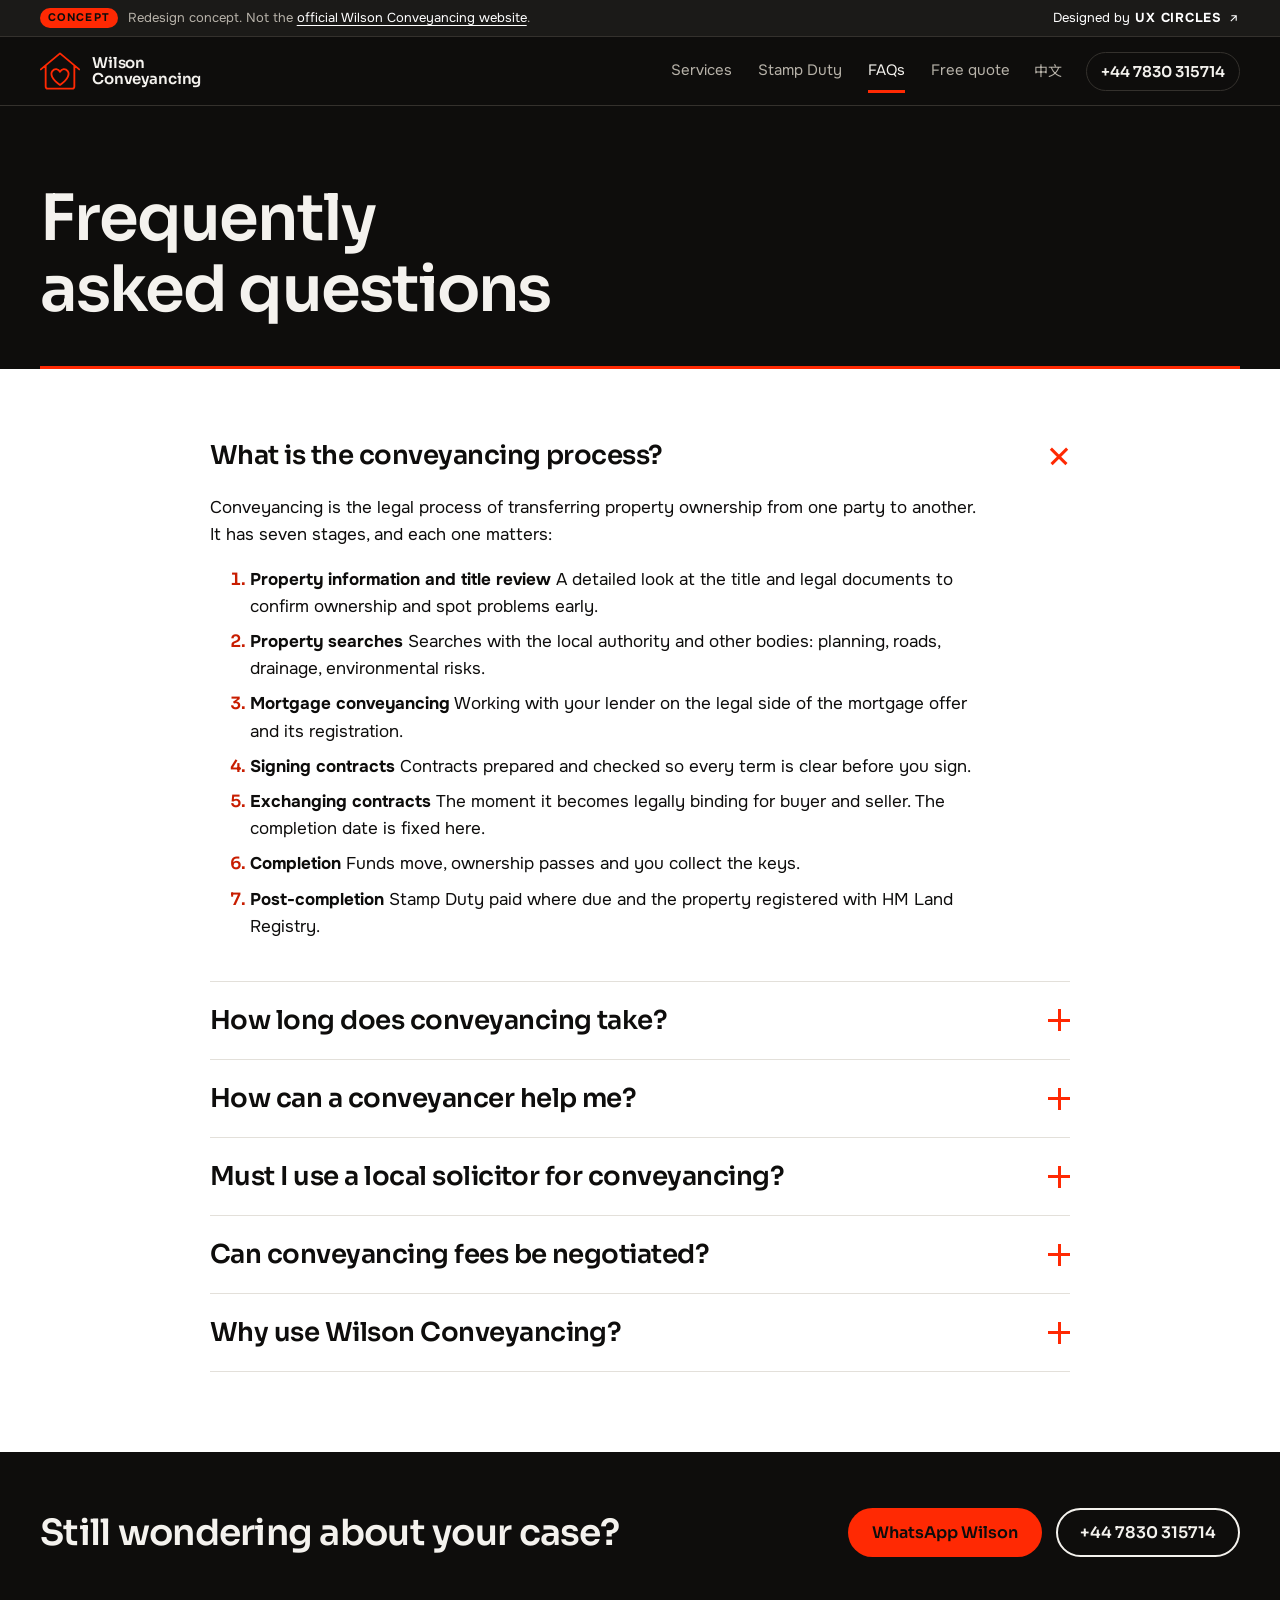
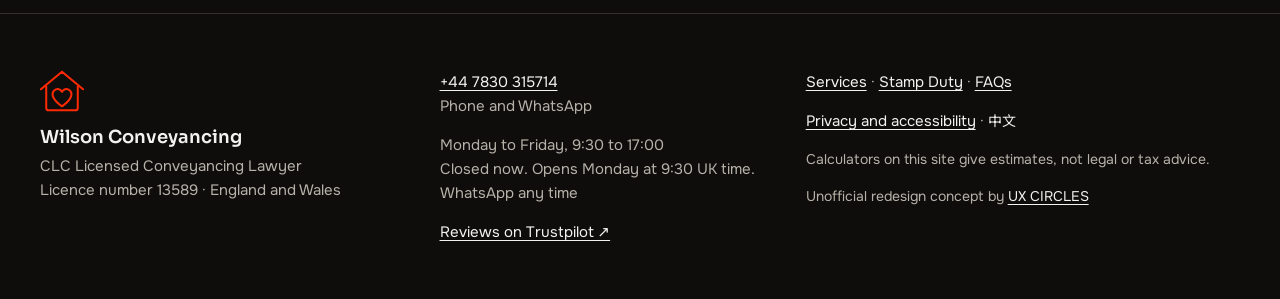
<file: faqs.html>
<!doctype html>
<html lang="en-GB">
<head>
<meta charset="utf-8">
<meta name="viewport" content="width=device-width, initial-scale=1">
<meta name="robots" content="noindex, nofollow">
<title>FAQs · Wilson Conveyancing</title>
<meta name="description" content="How conveyancing works, how long it takes and how fees are set.">
<link rel="alternate" hreflang="en" href="https://uxcircles.github.io/wilsonconveyancing/faqs.html">
<link rel="alternate" hreflang="zh-Hant" href="https://uxcircles.github.io/wilsonconveyancing/zh/faqs.html">
<link rel="icon" type="image/png" href="assets/img/favicon.png">
<link rel="apple-touch-icon" href="assets/img/apple-touch-icon.png">
<meta name="theme-color" content="#0e0d0c">
<link rel="preload" href="assets/fonts/sora.woff2" as="font" type="font/woff2" crossorigin>
<link rel="preload" href="assets/fonts/onest.woff2" as="font" type="font/woff2" crossorigin>
<link rel="stylesheet" href="assets/site.css?v=3">
<script defer src="assets/site.js?v=3"></script>
</head>
<body>
<a class="skip" href="#main">Skip to content</a>
<div class="concept-bar" role="note">
  <div class="wrap concept-inner">
    <p><span class="concept-tag">Concept</span><span class="concept-long">Redesign concept. Not the <a href="https://www.wilsonconveyancing.com/" target="_blank" rel="noopener">official Wilson Conveyancing website</a>.</span></p>
    <a href="https://ux-circles.com/professionals" target="_blank" rel="noopener"><span class="concept-by">Designed by </span><strong>UX CIRCLES</strong> <svg viewBox="0 0 24 24" aria-hidden="true"><path d="M7 17 17 7M8 7h9v9"/></svg></a>
  </div>
</div>
<header class="site-head">
  <div class="wrap head-in">
    <a class="brand" href="./" aria-label="Wilson Conveyancing, home">
      <svg class="brand-mark" viewBox="0 0 240 225" aria-hidden="true"><path d="M5 103 L120 7 L235 103 M34 79 V205 Q34 218 47 218 H193 Q206 218 206 205 V79 M120 196 C72 162 60 132 74 113 C88 95 110 99 120 117 C130 99 152 95 166 113 C180 132 168 162 120 196 Z"/></svg>
      <span class="brand-name">Wilson<br>Conveyancing</span>
    </a>
    <nav class="nav" aria-label="Main"><a href="services.html">Services</a><a href="stamp-duty.html">Stamp Duty</a><a href="faqs.html" aria-current=page>FAQs</a><a href="./#quote">Free quote</a></nav>
    <a class="lang" href="zh/faqs.html" lang="zh-Hant" hreflang="zh-Hant">中文</a>
    <a class="head-call" href="tel:+447830315714">+44 7830 315714</a>
    <button class="menu-btn" type="button" aria-expanded="false" aria-controls="menu">Menu</button>
  </div>
  <div class="menu" id="menu" hidden>
    <nav class="wrap" aria-label="Menu">
      <a href="services.html">Services</a><a href="stamp-duty.html">Stamp Duty</a><a href="faqs.html" aria-current=page>FAQs</a><a href="./#quote">Free quote</a>
      <a href="tel:+447830315714">Call +44 7830 315714</a>
      <a href="https://wa.me/447830315714?text=Hello%20Wilson%2C%20I%20have%20a%20conveyancing%20question.">WhatsApp</a>
      <a class="lang" href="zh/faqs.html" lang="zh-Hant" hreflang="zh-Hant">中文</a>
    </nav>
  </div>
</header>
<main id="main">
<section class="page-head">
  <div class="wrap">
    <h1>Frequently asked questions</h1>
  </div>
</section>
<div class="wrap faq-list"><details class="faq" open>
      <summary><h2>What is the conveyancing process?</h2></summary>
      <div class="faq-a"><p>Conveyancing is the legal process of transferring property ownership from one party to another. It has seven stages, and each one matters:</p><ol class='faq-steps'><li><strong>Property information and title review</strong> A detailed look at the title and legal documents to confirm ownership and spot problems early.</li><li><strong>Property searches</strong> Searches with the local authority and other bodies: planning, roads, drainage, environmental risks.</li><li><strong>Mortgage conveyancing</strong> Working with your lender on the legal side of the mortgage offer and its registration.</li><li><strong>Signing contracts</strong> Contracts prepared and checked so every term is clear before you sign.</li><li><strong>Exchanging contracts</strong> The moment it becomes legally binding for buyer and seller. The completion date is fixed here.</li><li><strong>Completion</strong> Funds move, ownership passes and you collect the keys.</li><li><strong>Post-completion</strong> Stamp Duty paid where due and the property registered with HM Land Registry.</li></ol></div>
    </details><details class="faq">
      <summary><h2>How long does conveyancing take?</h2></summary>
      <div class="faq-a"><p>Typically 8 to 12 weeks from the time an offer is accepted until completion. It can vary with:</p><ul><li><strong>How complex it is.</strong> Leasehold properties or titles with unresolved issues may take longer.</li><li><strong>Searches and enquiries.</strong> Delays can happen if more searches or answers are needed.</li><li><strong>The mortgage.</strong> Getting and processing a mortgage offer affects the timeline.</li><li><strong>The chain.</strong> If another sale in the chain is delayed, your completion date may move.</li></ul><p>We keep you informed at every stage and work to deal with problems as soon as they appear.</p></div>
    </details><details class="faq">
      <summary><h2>How can a conveyancer help me?</h2></summary>
      <div class="faq-a"><ul><li><strong>Legal documents:</strong> drafting, reviewing and managing contracts.</li><li><strong>Property searches:</strong> finding issues such as planning restrictions or disputes.</li><li><strong>Advice:</strong> explaining legal terms and answering your questions throughout.</li><li><strong>Funds:</strong> moving deposits, mortgage money and final payments securely.</li><li><strong>Third parties:</strong> dealing with lenders, estate agents and the other side’s lawyers for you.</li><li><strong>Registration:</strong> registering your ownership with HM Land Registry after completion.</li></ul></div>
    </details><details class="faq">
      <summary><h2>Must I use a local solicitor for conveyancing?</h2></summary>
      <div class="faq-a"><p>No. Most conveyancing can be handled remotely, by email, phone and online, so you can work with a lawyer anywhere in England and Wales, or from abroad. What matters most is the lawyer’s experience with your kind of transaction.</p></div>
    </details><details class="faq">
      <summary><h2>Can conveyancing fees be negotiated?</h2></summary>
      <div class="faq-a"><p>Our fees are fully transparent, with no hidden charges. If you have questions about your quote, we’re happy to go through a detailed breakdown with you and look for ways to save.</p></div>
    </details><details class="faq">
      <summary><h2>Why use Wilson Conveyancing?</h2></summary>
      <div class="faq-a"><ul><li><strong>Your lawyer, not an assistant.</strong> You have direct contact with the lawyer handling your case, so you can ask and get answers without being passed along.</li><li><strong>Updates before you ask.</strong> You hear about each stage as it happens, not after you chase.</li><li><strong>Fixed, clear fees.</strong> A written estimate of fees and disbursements before you start, with no hidden charges.</li><li><strong>Chains, gifts and mortgages.</strong> Experience with property chains, gifted deposits, money from abroad and lender requirements.</li></ul></div>
    </details></div>
<section class="cta-band">
  <div class="wrap cta-in">
    <h2>Still wondering about your case?</h2>
    <a class="btn btn-red" href="https://wa.me/447830315714?text=Hello%20Wilson%2C%20I%20have%20a%20conveyancing%20question.">WhatsApp Wilson</a>
    <a class="btn btn-line" href="tel:+447830315714">+44 7830 315714</a>
  </div>
</section>

</main>
<footer class="foot">
  <div class="wrap foot-grid">
    <div class="foot-brand">
      <svg class="foot-mark" viewBox="0 0 240 225" aria-hidden="true"><path d="M5 103 L120 7 L235 103 M34 79 V205 Q34 218 47 218 H193 Q206 218 206 205 V79 M120 196 C72 162 60 132 74 113 C88 95 110 99 120 117 C130 99 152 95 166 113 C180 132 168 162 120 196 Z"/></svg>
      <p class="foot-name">Wilson Conveyancing</p>
      <p>CLC Licensed Conveyancing Lawyer<br>Licence number 13589 · England and Wales</p>
    </div>
    <div>
      <p><a href="tel:+447830315714">+44 7830 315714</a><br>Phone and WhatsApp</p>
      <p>Monday to Friday, 9:30 to 17:00<br><span class="open-now" data-open></span></p>
      <p><a href="https://uk.trustpilot.com/review/wilsonconveyancing.com" target="_blank" rel="noopener">Reviews on Trustpilot ↗</a></p>
    </div>
    <div>
      <p><a href="services.html">Services</a> · <a href="stamp-duty.html">Stamp Duty</a> · <a href="faqs.html">FAQs</a></p>
      <p><a href="privacy.html">Privacy and accessibility</a> · <a class="lang" href="zh/faqs.html" lang="zh-Hant" hreflang="zh-Hant">中文</a></p>
      <p class="small">Calculators on this site give estimates, not legal or tax advice.</p>
      <p class="small">Unofficial redesign concept by <a href="https://ux-circles.com/professionals" target="_blank" rel="noopener">UX CIRCLES</a></p>
    </div>
  </div>
</footer>
<nav class="mbar" aria-label="Quick actions">
  <a href="tel:+447830315714">Call</a>
  <a href="https://wa.me/447830315714?text=Hello%20Wilson%2C%20I%20have%20a%20conveyancing%20question.">WhatsApp</a>
  <a href="./#quote">Free quote</a>
</nav>
</body>
</html>
</file>
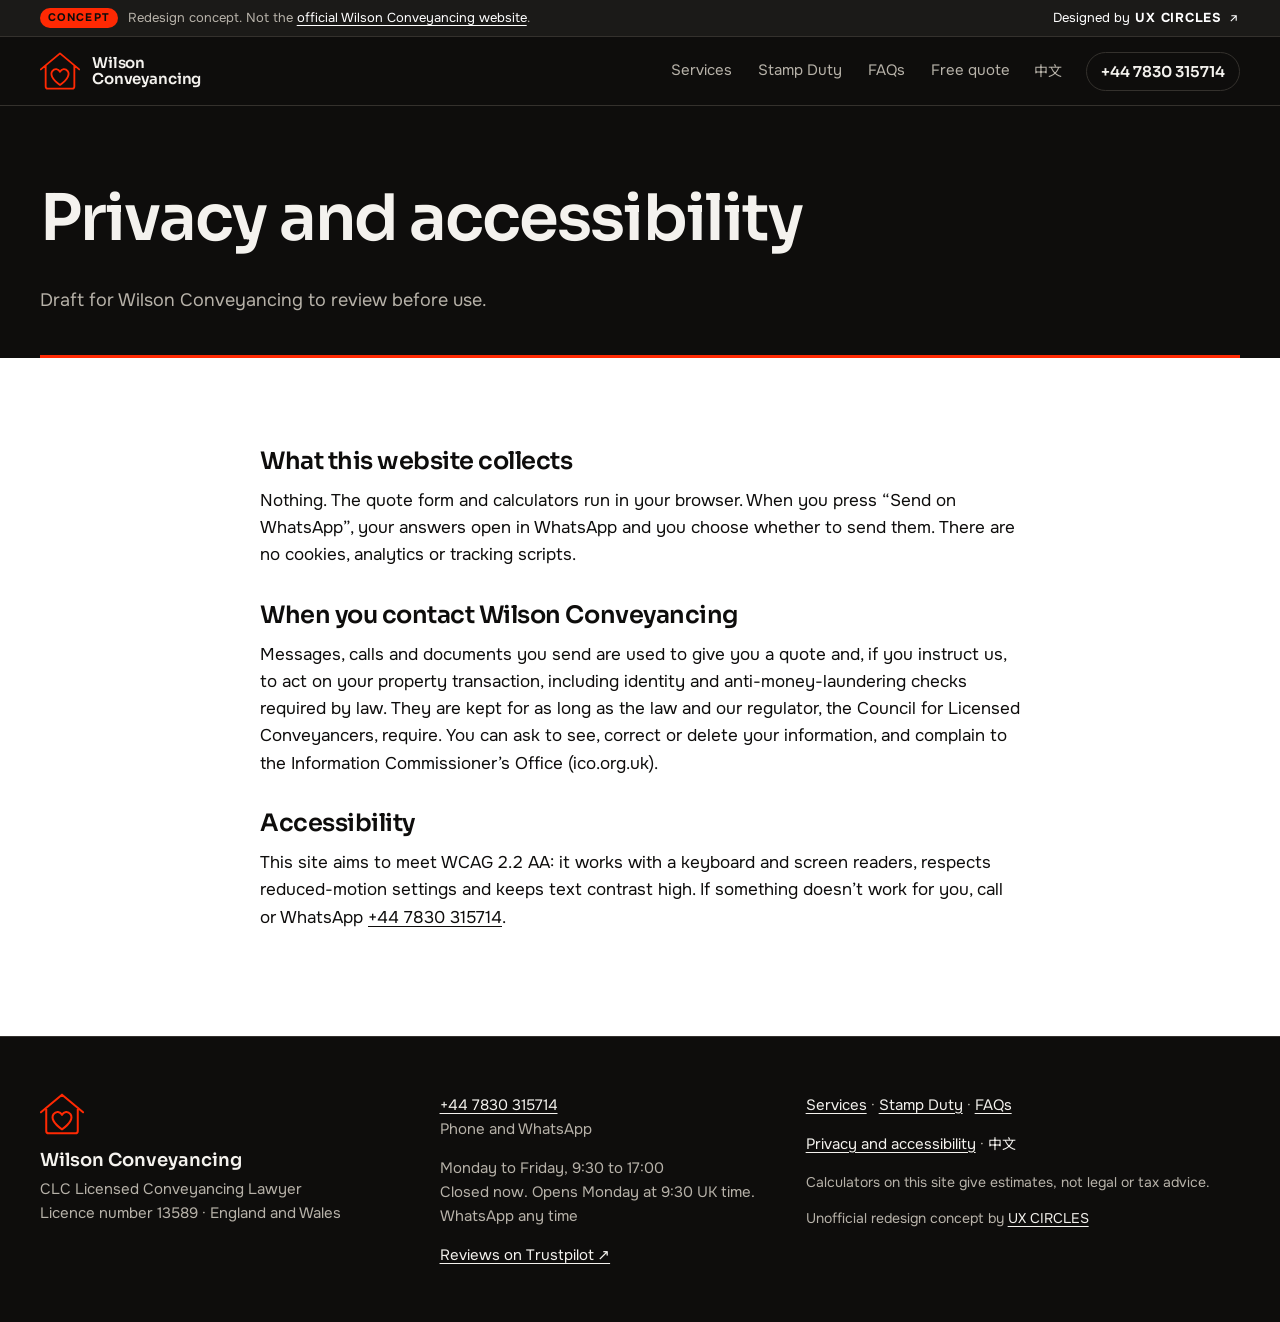
<file: privacy.html>
<!doctype html>
<html lang="en-GB">
<head>
<meta charset="utf-8">
<meta name="viewport" content="width=device-width, initial-scale=1">
<meta name="robots" content="noindex, nofollow">
<title>Privacy and accessibility · Wilson Conveyancing</title>
<meta name="description" content="Privacy notice and accessibility statement.">
<link rel="alternate" hreflang="en" href="https://uxcircles.github.io/wilsonconveyancing/privacy.html">
<link rel="alternate" hreflang="zh-Hant" href="https://uxcircles.github.io/wilsonconveyancing/zh/privacy.html">
<link rel="icon" type="image/png" href="assets/img/favicon.png">
<link rel="apple-touch-icon" href="assets/img/apple-touch-icon.png">
<meta name="theme-color" content="#0e0d0c">
<link rel="preload" href="assets/fonts/sora.woff2" as="font" type="font/woff2" crossorigin>
<link rel="preload" href="assets/fonts/onest.woff2" as="font" type="font/woff2" crossorigin>
<link rel="stylesheet" href="assets/site.css?v=3">
<script defer src="assets/site.js?v=3"></script>
</head>
<body>
<a class="skip" href="#main">Skip to content</a>
<div class="concept-bar" role="note">
  <div class="wrap concept-inner">
    <p><span class="concept-tag">Concept</span><span class="concept-long">Redesign concept. Not the <a href="https://www.wilsonconveyancing.com/" target="_blank" rel="noopener">official Wilson Conveyancing website</a>.</span></p>
    <a href="https://ux-circles.com/professionals" target="_blank" rel="noopener"><span class="concept-by">Designed by </span><strong>UX CIRCLES</strong> <svg viewBox="0 0 24 24" aria-hidden="true"><path d="M7 17 17 7M8 7h9v9"/></svg></a>
  </div>
</div>
<header class="site-head">
  <div class="wrap head-in">
    <a class="brand" href="./" aria-label="Wilson Conveyancing, home">
      <svg class="brand-mark" viewBox="0 0 240 225" aria-hidden="true"><path d="M5 103 L120 7 L235 103 M34 79 V205 Q34 218 47 218 H193 Q206 218 206 205 V79 M120 196 C72 162 60 132 74 113 C88 95 110 99 120 117 C130 99 152 95 166 113 C180 132 168 162 120 196 Z"/></svg>
      <span class="brand-name">Wilson<br>Conveyancing</span>
    </a>
    <nav class="nav" aria-label="Main"><a href="services.html">Services</a><a href="stamp-duty.html">Stamp Duty</a><a href="faqs.html">FAQs</a><a href="./#quote">Free quote</a></nav>
    <a class="lang" href="zh/privacy.html" lang="zh-Hant" hreflang="zh-Hant">中文</a>
    <a class="head-call" href="tel:+447830315714">+44 7830 315714</a>
    <button class="menu-btn" type="button" aria-expanded="false" aria-controls="menu">Menu</button>
  </div>
  <div class="menu" id="menu" hidden>
    <nav class="wrap" aria-label="Menu">
      <a href="services.html">Services</a><a href="stamp-duty.html">Stamp Duty</a><a href="faqs.html">FAQs</a><a href="./#quote">Free quote</a>
      <a href="tel:+447830315714">Call +44 7830 315714</a>
      <a href="https://wa.me/447830315714?text=Hello%20Wilson%2C%20I%20have%20a%20conveyancing%20question.">WhatsApp</a>
      <a class="lang" href="zh/privacy.html" lang="zh-Hant" hreflang="zh-Hant">中文</a>
    </nav>
  </div>
</header>
<main id="main">
<section class="page-head">
  <div class="wrap">
    <h1>Privacy and accessibility</h1>
    <p class="lede">Draft for Wilson Conveyancing to review before use.</p>
  </div>
</section>
<div class="wrap prose">
  <h2>What this website collects</h2>
  <p>Nothing. The quote form and calculators run in your browser. When you press “Send on WhatsApp”, your answers open in WhatsApp and you choose whether to send them. There are no cookies, analytics or tracking scripts.</p>
  <h2>When you contact Wilson Conveyancing</h2>
  <p>Messages, calls and documents you send are used to give you a quote and, if you instruct us, to act on your property transaction, including identity and anti-money-laundering checks required by law. They are kept for as long as the law and our regulator, the Council for Licensed Conveyancers, require. You can ask to see, correct or delete your information, and complain to the Information Commissioner’s Office (ico.org.uk).</p>
  <h2>Accessibility</h2>
  <p>This site aims to meet WCAG 2.2 AA: it works with a keyboard and screen readers, respects reduced-motion settings and keeps text contrast high. If something doesn’t work for you, call or WhatsApp <a href="tel:+447830315714">+44 7830 315714</a>.</p>
</div>

</main>
<footer class="foot">
  <div class="wrap foot-grid">
    <div class="foot-brand">
      <svg class="foot-mark" viewBox="0 0 240 225" aria-hidden="true"><path d="M5 103 L120 7 L235 103 M34 79 V205 Q34 218 47 218 H193 Q206 218 206 205 V79 M120 196 C72 162 60 132 74 113 C88 95 110 99 120 117 C130 99 152 95 166 113 C180 132 168 162 120 196 Z"/></svg>
      <p class="foot-name">Wilson Conveyancing</p>
      <p>CLC Licensed Conveyancing Lawyer<br>Licence number 13589 · England and Wales</p>
    </div>
    <div>
      <p><a href="tel:+447830315714">+44 7830 315714</a><br>Phone and WhatsApp</p>
      <p>Monday to Friday, 9:30 to 17:00<br><span class="open-now" data-open></span></p>
      <p><a href="https://uk.trustpilot.com/review/wilsonconveyancing.com" target="_blank" rel="noopener">Reviews on Trustpilot ↗</a></p>
    </div>
    <div>
      <p><a href="services.html">Services</a> · <a href="stamp-duty.html">Stamp Duty</a> · <a href="faqs.html">FAQs</a></p>
      <p><a href="privacy.html">Privacy and accessibility</a> · <a class="lang" href="zh/privacy.html" lang="zh-Hant" hreflang="zh-Hant">中文</a></p>
      <p class="small">Calculators on this site give estimates, not legal or tax advice.</p>
      <p class="small">Unofficial redesign concept by <a href="https://ux-circles.com/professionals" target="_blank" rel="noopener">UX CIRCLES</a></p>
    </div>
  </div>
</footer>
<nav class="mbar" aria-label="Quick actions">
  <a href="tel:+447830315714">Call</a>
  <a href="https://wa.me/447830315714?text=Hello%20Wilson%2C%20I%20have%20a%20conveyancing%20question.">WhatsApp</a>
  <a href="./#quote">Free quote</a>
</nav>
</body>
</html>
</file>
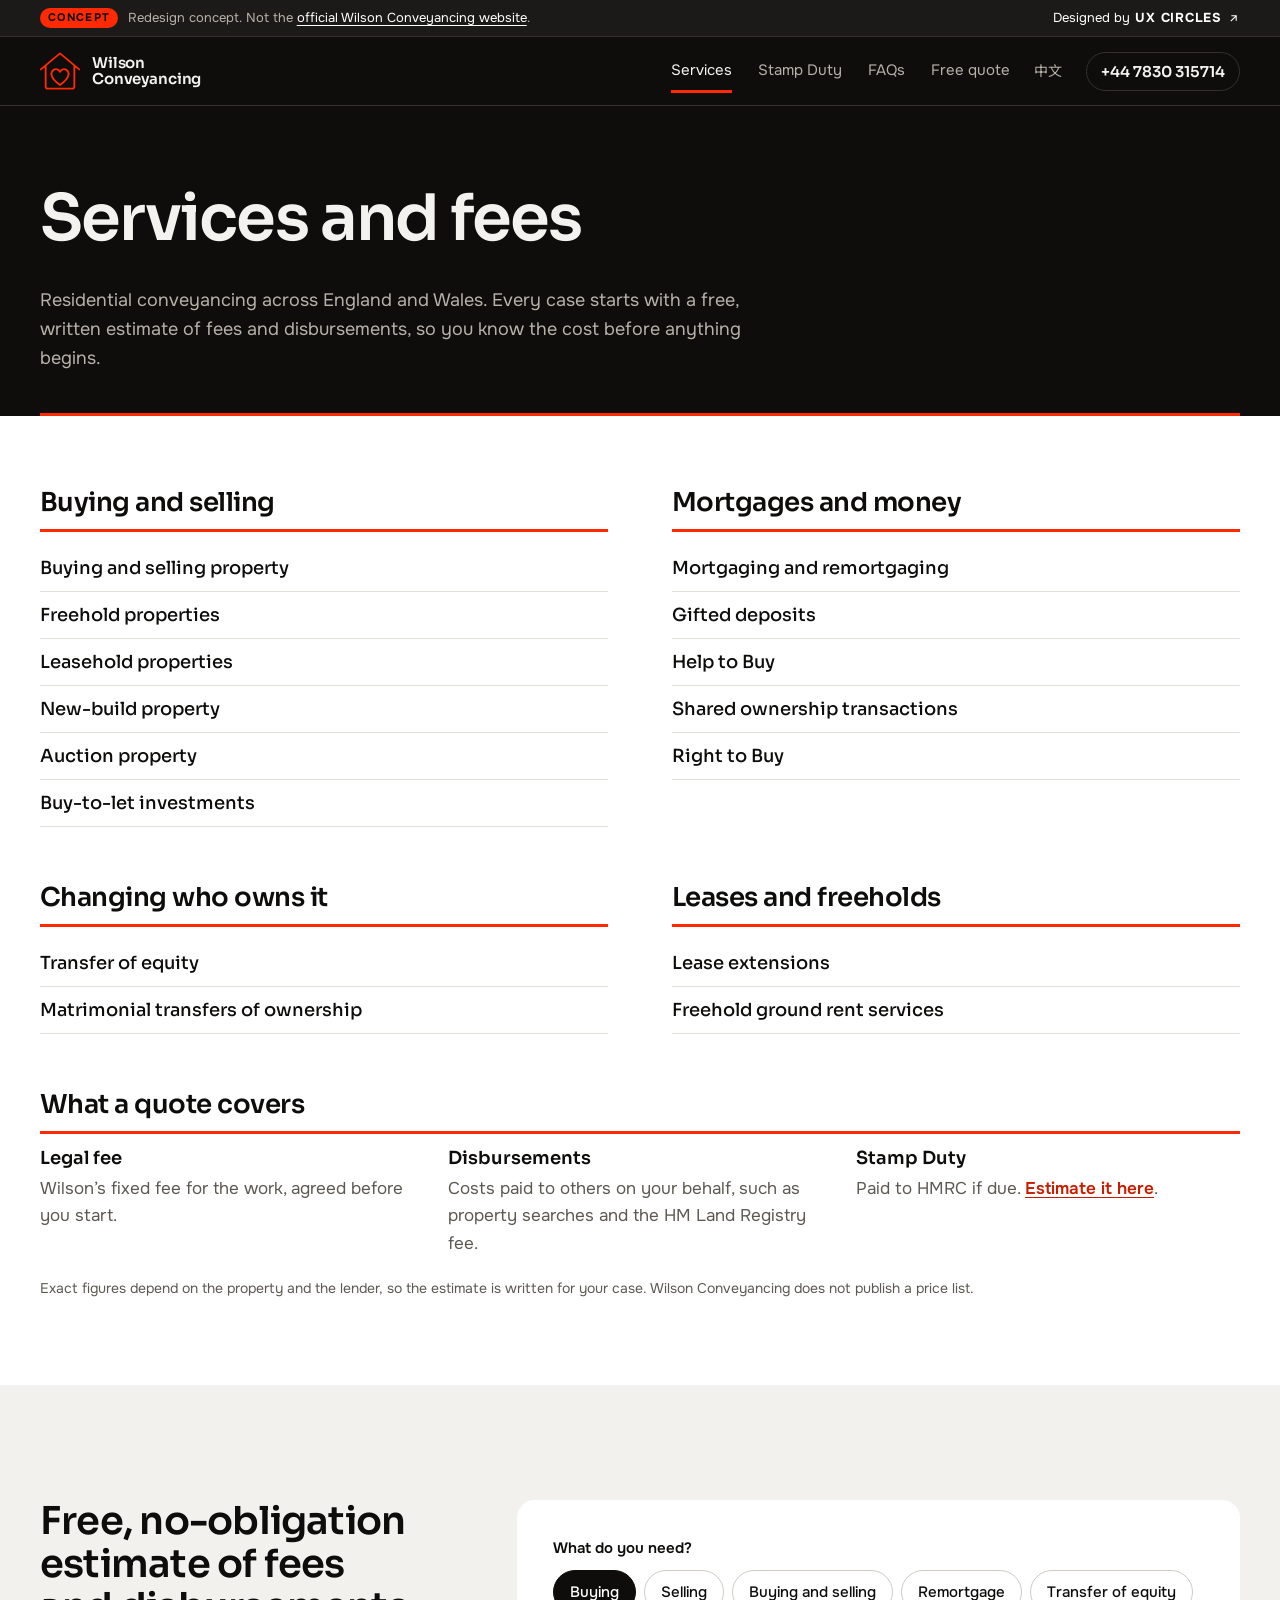
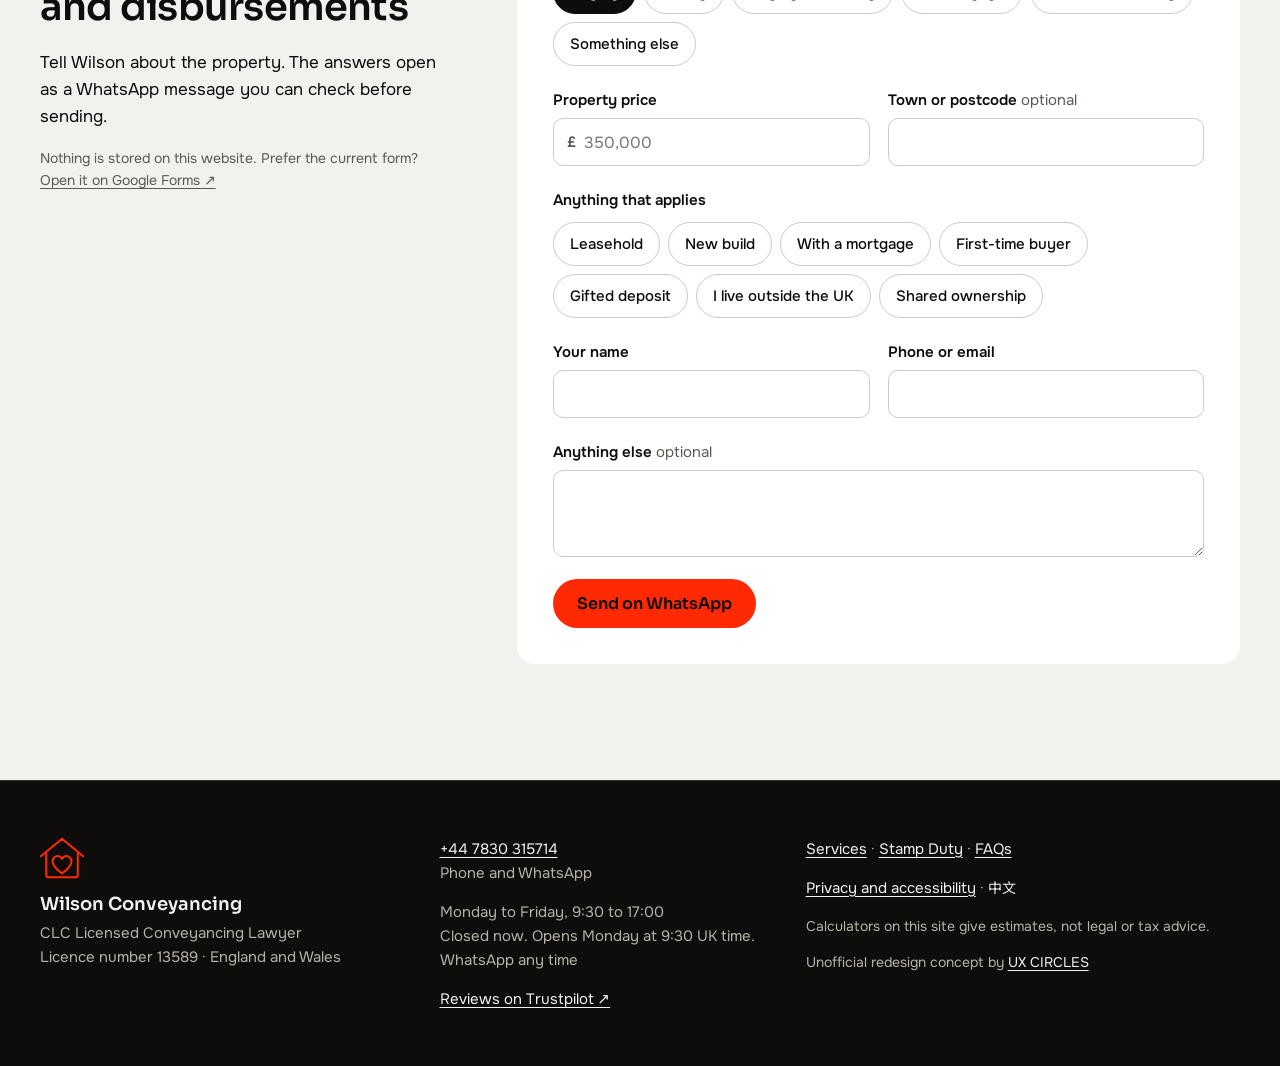
<file: services.html>
<!doctype html>
<html lang="en-GB">
<head>
<meta charset="utf-8">
<meta name="viewport" content="width=device-width, initial-scale=1">
<meta name="robots" content="noindex, nofollow">
<title>Services and fees · Wilson Conveyancing</title>
<meta name="description" content="Buying, selling, remortgage, transfer of equity, leasehold, shared ownership and more.">
<link rel="alternate" hreflang="en" href="https://uxcircles.github.io/wilsonconveyancing/services.html">
<link rel="alternate" hreflang="zh-Hant" href="https://uxcircles.github.io/wilsonconveyancing/zh/services.html">
<link rel="icon" type="image/png" href="assets/img/favicon.png">
<link rel="apple-touch-icon" href="assets/img/apple-touch-icon.png">
<meta name="theme-color" content="#0e0d0c">
<link rel="preload" href="assets/fonts/sora.woff2" as="font" type="font/woff2" crossorigin>
<link rel="preload" href="assets/fonts/onest.woff2" as="font" type="font/woff2" crossorigin>
<link rel="stylesheet" href="assets/site.css?v=3">
<script defer src="assets/site.js?v=3"></script>
</head>
<body>
<a class="skip" href="#main">Skip to content</a>
<div class="concept-bar" role="note">
  <div class="wrap concept-inner">
    <p><span class="concept-tag">Concept</span><span class="concept-long">Redesign concept. Not the <a href="https://www.wilsonconveyancing.com/" target="_blank" rel="noopener">official Wilson Conveyancing website</a>.</span></p>
    <a href="https://ux-circles.com/professionals" target="_blank" rel="noopener"><span class="concept-by">Designed by </span><strong>UX CIRCLES</strong> <svg viewBox="0 0 24 24" aria-hidden="true"><path d="M7 17 17 7M8 7h9v9"/></svg></a>
  </div>
</div>
<header class="site-head">
  <div class="wrap head-in">
    <a class="brand" href="./" aria-label="Wilson Conveyancing, home">
      <svg class="brand-mark" viewBox="0 0 240 225" aria-hidden="true"><path d="M5 103 L120 7 L235 103 M34 79 V205 Q34 218 47 218 H193 Q206 218 206 205 V79 M120 196 C72 162 60 132 74 113 C88 95 110 99 120 117 C130 99 152 95 166 113 C180 132 168 162 120 196 Z"/></svg>
      <span class="brand-name">Wilson<br>Conveyancing</span>
    </a>
    <nav class="nav" aria-label="Main"><a href="services.html" aria-current=page>Services</a><a href="stamp-duty.html">Stamp Duty</a><a href="faqs.html">FAQs</a><a href="./#quote">Free quote</a></nav>
    <a class="lang" href="zh/services.html" lang="zh-Hant" hreflang="zh-Hant">中文</a>
    <a class="head-call" href="tel:+447830315714">+44 7830 315714</a>
    <button class="menu-btn" type="button" aria-expanded="false" aria-controls="menu">Menu</button>
  </div>
  <div class="menu" id="menu" hidden>
    <nav class="wrap" aria-label="Menu">
      <a href="services.html" aria-current=page>Services</a><a href="stamp-duty.html">Stamp Duty</a><a href="faqs.html">FAQs</a><a href="./#quote">Free quote</a>
      <a href="tel:+447830315714">Call +44 7830 315714</a>
      <a href="https://wa.me/447830315714?text=Hello%20Wilson%2C%20I%20have%20a%20conveyancing%20question.">WhatsApp</a>
      <a class="lang" href="zh/services.html" lang="zh-Hant" hreflang="zh-Hant">中文</a>
    </nav>
  </div>
</header>
<main id="main">
<section class="page-head">
  <div class="wrap">
    <h1>Services and fees</h1>
    <p class="lede">Residential conveyancing across England and Wales. Every case starts with a free, written estimate of fees and disbursements, so you know the cost before anything begins.</p>
  </div>
</section>
<div class="wrap svc-page">
  <section class="svc-block" id="buy">
      <h2>Buying and selling</h2>
      <ul><li>Buying and selling property</li><li>Freehold properties</li><li>Leasehold properties</li><li>New-build property</li><li>Auction property</li><li>Buy-to-let investments</li></ul>
    </section><section class="svc-block" id="money">
      <h2>Mortgages and money</h2>
      <ul><li>Mortgaging and remortgaging</li><li>Gifted deposits</li><li>Help to Buy</li><li>Shared ownership transactions</li><li>Right to Buy</li></ul>
    </section><section class="svc-block" id="owners">
      <h2>Changing who owns it</h2>
      <ul><li>Transfer of equity</li><li>Matrimonial transfers of ownership</li></ul>
    </section><section class="svc-block" id="lease">
      <h2>Leases and freeholds</h2>
      <ul><li>Lease extensions</li><li>Freehold ground rent services</li></ul>
    </section>
  <section class="svc-block fees" id="fees">
    <h2>What a quote covers</h2>
    <dl class="fee-list">
      <div><dt>Legal fee</dt><dd>Wilson’s fixed fee for the work, agreed before you start.</dd></div>
      <div><dt>Disbursements</dt><dd>Costs paid to others on your behalf, such as property searches and the HM Land Registry fee.</dd></div>
      <div><dt>Stamp Duty</dt><dd>Paid to HMRC if due. <a href="stamp-duty.html">Estimate it here</a>.</dd></div>
    </dl>
    <p class="small">Exact figures depend on the property and the lender, so the estimate is written for your case. Wilson Conveyancing does not publish a price list.</p>
  </section>
</div>
<section class="quote" id="quote" aria-labelledby="quote-h">
  <div class="wrap quote-in">
    <div class="quote-intro">
      <h2 id="quote-h">Free, no-obligation estimate of fees and disbursements</h2>
      <p>Tell Wilson about the property. The answers open as a WhatsApp message you can check before sending.</p>
      <p class="small">Nothing is stored on this website. Prefer the current form? <a href="https://docs.google.com/forms/d/e/1FAIpQLSc4QtbSvw-BhrDXk7WS0zhD2-UsG5Y28SyGAZ3gGmLEoxiXWg/viewform" target="_blank" rel="noopener">Open it on Google Forms ↗</a></p>
    </div>
    <form class="qform" data-quote novalidate>
      <fieldset><legend>What do you need?</legend><div class="pills"><label class="pill"><input type="radio" name="need" value="buy" checked><span>Buying</span></label><label class="pill"><input type="radio" name="need" value="sell"><span>Selling</span></label><label class="pill"><input type="radio" name="need" value="both"><span>Buying and selling</span></label><label class="pill"><input type="radio" name="need" value="remortgage"><span>Remortgage</span></label><label class="pill"><input type="radio" name="need" value="equity"><span>Transfer of equity</span></label><label class="pill"><input type="radio" name="need" value="other"><span>Something else</span></label></div></fieldset>
      <div class="row2">
        <label><span>Property price</span><span class="money"><span aria-hidden="true">£</span><input name="price" inputmode="numeric" autocomplete="off" placeholder="350,000"></span></label>
        <label><span>Town or postcode <span class="opt">optional</span></span><input name="where" autocomplete="off"></label>
      </div>
      <fieldset><legend>Anything that applies</legend><div class="pills"><label class="pill"><input type="checkbox" name="flag" value="leasehold"><span>Leasehold</span></label><label class="pill"><input type="checkbox" name="flag" value="newbuild"><span>New build</span></label><label class="pill"><input type="checkbox" name="flag" value="mortgage"><span>With a mortgage</span></label><label class="pill"><input type="checkbox" name="flag" value="ftb"><span>First-time buyer</span></label><label class="pill"><input type="checkbox" name="flag" value="gift"><span>Gifted deposit</span></label><label class="pill"><input type="checkbox" name="flag" value="abroad"><span>I live outside the UK</span></label><label class="pill"><input type="checkbox" name="flag" value="shared"><span>Shared ownership</span></label></div></fieldset>
      <div class="row2">
        <label>Your name<input name="name" autocomplete="name" required></label>
        <label>Phone or email<input name="contact" autocomplete="email" required></label>
      </div>
      <label><span>Anything else <span class="opt">optional</span></span><textarea name="note" rows="3"></textarea></label>
      <p class="form-err" data-err role="alert" hidden>Please add your name and a phone number or email.</p>
      <button class="btn btn-red" type="submit">Send on WhatsApp</button>
    </form>
  </div>
</section>

</main>
<footer class="foot">
  <div class="wrap foot-grid">
    <div class="foot-brand">
      <svg class="foot-mark" viewBox="0 0 240 225" aria-hidden="true"><path d="M5 103 L120 7 L235 103 M34 79 V205 Q34 218 47 218 H193 Q206 218 206 205 V79 M120 196 C72 162 60 132 74 113 C88 95 110 99 120 117 C130 99 152 95 166 113 C180 132 168 162 120 196 Z"/></svg>
      <p class="foot-name">Wilson Conveyancing</p>
      <p>CLC Licensed Conveyancing Lawyer<br>Licence number 13589 · England and Wales</p>
    </div>
    <div>
      <p><a href="tel:+447830315714">+44 7830 315714</a><br>Phone and WhatsApp</p>
      <p>Monday to Friday, 9:30 to 17:00<br><span class="open-now" data-open></span></p>
      <p><a href="https://uk.trustpilot.com/review/wilsonconveyancing.com" target="_blank" rel="noopener">Reviews on Trustpilot ↗</a></p>
    </div>
    <div>
      <p><a href="services.html">Services</a> · <a href="stamp-duty.html">Stamp Duty</a> · <a href="faqs.html">FAQs</a></p>
      <p><a href="privacy.html">Privacy and accessibility</a> · <a class="lang" href="zh/services.html" lang="zh-Hant" hreflang="zh-Hant">中文</a></p>
      <p class="small">Calculators on this site give estimates, not legal or tax advice.</p>
      <p class="small">Unofficial redesign concept by <a href="https://ux-circles.com/professionals" target="_blank" rel="noopener">UX CIRCLES</a></p>
    </div>
  </div>
</footer>
<nav class="mbar" aria-label="Quick actions">
  <a href="tel:+447830315714">Call</a>
  <a href="https://wa.me/447830315714?text=Hello%20Wilson%2C%20I%20have%20a%20conveyancing%20question.">WhatsApp</a>
  <a href="./#quote">Free quote</a>
</nav>
</body>
</html>
</file>
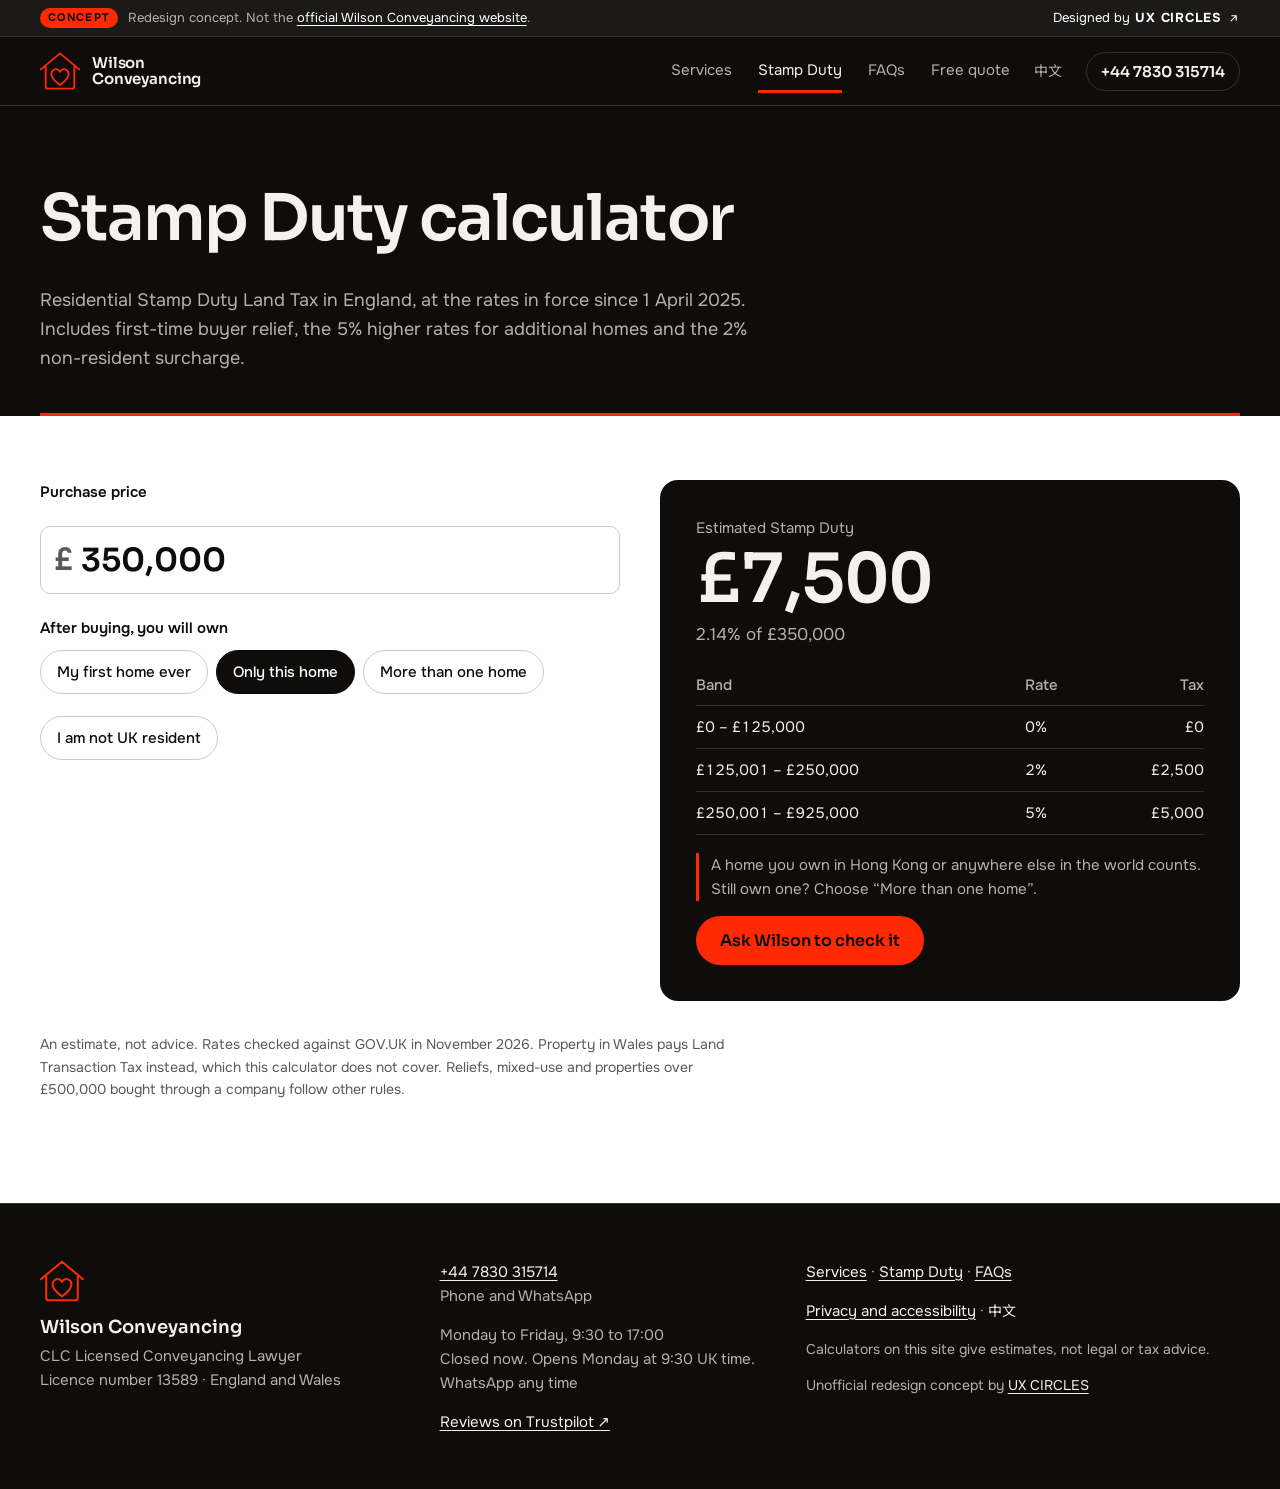
<file: stamp-duty.html>
<!doctype html>
<html lang="en-GB">
<head>
<meta charset="utf-8">
<meta name="viewport" content="width=device-width, initial-scale=1">
<meta name="robots" content="noindex, nofollow">
<title>Stamp Duty calculator · Wilson Conveyancing</title>
<meta name="description" content="Estimate Stamp Duty in England, including first-time buyer relief and the non-resident surcharge.">
<link rel="alternate" hreflang="en" href="https://uxcircles.github.io/wilsonconveyancing/stamp-duty.html">
<link rel="alternate" hreflang="zh-Hant" href="https://uxcircles.github.io/wilsonconveyancing/zh/stamp-duty.html">
<link rel="icon" type="image/png" href="assets/img/favicon.png">
<link rel="apple-touch-icon" href="assets/img/apple-touch-icon.png">
<meta name="theme-color" content="#0e0d0c">
<link rel="preload" href="assets/fonts/sora.woff2" as="font" type="font/woff2" crossorigin>
<link rel="preload" href="assets/fonts/onest.woff2" as="font" type="font/woff2" crossorigin>
<link rel="stylesheet" href="assets/site.css?v=3">
<script defer src="assets/site.js?v=3"></script>
</head>
<body>
<a class="skip" href="#main">Skip to content</a>
<div class="concept-bar" role="note">
  <div class="wrap concept-inner">
    <p><span class="concept-tag">Concept</span><span class="concept-long">Redesign concept. Not the <a href="https://www.wilsonconveyancing.com/" target="_blank" rel="noopener">official Wilson Conveyancing website</a>.</span></p>
    <a href="https://ux-circles.com/professionals" target="_blank" rel="noopener"><span class="concept-by">Designed by </span><strong>UX CIRCLES</strong> <svg viewBox="0 0 24 24" aria-hidden="true"><path d="M7 17 17 7M8 7h9v9"/></svg></a>
  </div>
</div>
<header class="site-head">
  <div class="wrap head-in">
    <a class="brand" href="./" aria-label="Wilson Conveyancing, home">
      <svg class="brand-mark" viewBox="0 0 240 225" aria-hidden="true"><path d="M5 103 L120 7 L235 103 M34 79 V205 Q34 218 47 218 H193 Q206 218 206 205 V79 M120 196 C72 162 60 132 74 113 C88 95 110 99 120 117 C130 99 152 95 166 113 C180 132 168 162 120 196 Z"/></svg>
      <span class="brand-name">Wilson<br>Conveyancing</span>
    </a>
    <nav class="nav" aria-label="Main"><a href="services.html">Services</a><a href="stamp-duty.html" aria-current=page>Stamp Duty</a><a href="faqs.html">FAQs</a><a href="./#quote">Free quote</a></nav>
    <a class="lang" href="zh/stamp-duty.html" lang="zh-Hant" hreflang="zh-Hant">中文</a>
    <a class="head-call" href="tel:+447830315714">+44 7830 315714</a>
    <button class="menu-btn" type="button" aria-expanded="false" aria-controls="menu">Menu</button>
  </div>
  <div class="menu" id="menu" hidden>
    <nav class="wrap" aria-label="Menu">
      <a href="services.html">Services</a><a href="stamp-duty.html" aria-current=page>Stamp Duty</a><a href="faqs.html">FAQs</a><a href="./#quote">Free quote</a>
      <a href="tel:+447830315714">Call +44 7830 315714</a>
      <a href="https://wa.me/447830315714?text=Hello%20Wilson%2C%20I%20have%20a%20conveyancing%20question.">WhatsApp</a>
      <a class="lang" href="zh/stamp-duty.html" lang="zh-Hant" hreflang="zh-Hant">中文</a>
    </nav>
  </div>
</header>
<main id="main">
<section class="page-head">
  <div class="wrap">
    <h1>Stamp Duty calculator</h1>
    <p class="lede">Residential Stamp Duty Land Tax in England, at the rates in force since 1 April 2025. Includes first-time buyer relief, the 5% higher rates for additional homes and the 2% non-resident surcharge.</p>
  </div>
</section>
<section class="calc-sec">
  <div class="wrap calc-in">
    <form class="calc" data-sdlt onsubmit="return false">
      <label for="sd-price">Purchase price</label>
      <span class="money big"><span aria-hidden="true">£</span><input id="sd-price" name="price" inputmode="numeric" autocomplete="off" value="350,000"></span>
      <fieldset><legend>After buying, you will own</legend><div class="pills">
        <label class="pill"><input type="radio" name="type" value="ftb"><span>My first home ever</span></label>
        <label class="pill"><input type="radio" name="type" value="home" checked><span>Only this home</span></label>
        <label class="pill"><input type="radio" name="type" value="add"><span>More than one home</span></label>
      </div></fieldset>
      <label class="pill"><input type="checkbox" name="nonres"><span>I am not UK resident</span></label>
    </form>
    <div class="calc-out" aria-live="polite">
      <p class="calc-k">Estimated Stamp Duty</p>
      <p class="calc-total" data-total>£0</p>
      <p class="calc-eff" data-eff></p>
      <table class="bands"><thead><tr><th>Band</th><th>Rate</th><th>Tax</th></tr></thead><tbody data-rows></tbody></table>
      <div class="calc-notes" data-notes></div>
      <a class="btn btn-red" data-wa-sdlt href="https://wa.me/447830315714?text=Hello%20Wilson%2C%20could%20you%20check%20my%20Stamp%20Duty%3F">Ask Wilson to check it</a>
    </div>
  </div>
  <div class="wrap">
    <p class="small calc-foot">An estimate, not advice. Rates checked against GOV.UK in November 2026. Property in Wales pays Land Transaction Tax instead, which this calculator does not cover. Reliefs, mixed-use and properties over £500,000 bought through a company follow other rules.</p>
  </div>
</section>

</main>
<footer class="foot">
  <div class="wrap foot-grid">
    <div class="foot-brand">
      <svg class="foot-mark" viewBox="0 0 240 225" aria-hidden="true"><path d="M5 103 L120 7 L235 103 M34 79 V205 Q34 218 47 218 H193 Q206 218 206 205 V79 M120 196 C72 162 60 132 74 113 C88 95 110 99 120 117 C130 99 152 95 166 113 C180 132 168 162 120 196 Z"/></svg>
      <p class="foot-name">Wilson Conveyancing</p>
      <p>CLC Licensed Conveyancing Lawyer<br>Licence number 13589 · England and Wales</p>
    </div>
    <div>
      <p><a href="tel:+447830315714">+44 7830 315714</a><br>Phone and WhatsApp</p>
      <p>Monday to Friday, 9:30 to 17:00<br><span class="open-now" data-open></span></p>
      <p><a href="https://uk.trustpilot.com/review/wilsonconveyancing.com" target="_blank" rel="noopener">Reviews on Trustpilot ↗</a></p>
    </div>
    <div>
      <p><a href="services.html">Services</a> · <a href="stamp-duty.html">Stamp Duty</a> · <a href="faqs.html">FAQs</a></p>
      <p><a href="privacy.html">Privacy and accessibility</a> · <a class="lang" href="zh/stamp-duty.html" lang="zh-Hant" hreflang="zh-Hant">中文</a></p>
      <p class="small">Calculators on this site give estimates, not legal or tax advice.</p>
      <p class="small">Unofficial redesign concept by <a href="https://ux-circles.com/professionals" target="_blank" rel="noopener">UX CIRCLES</a></p>
    </div>
  </div>
</footer>
<nav class="mbar" aria-label="Quick actions">
  <a href="tel:+447830315714">Call</a>
  <a href="https://wa.me/447830315714?text=Hello%20Wilson%2C%20I%20have%20a%20conveyancing%20question.">WhatsApp</a>
  <a href="./#quote">Free quote</a>
</nav>
</body>
</html>
</file>
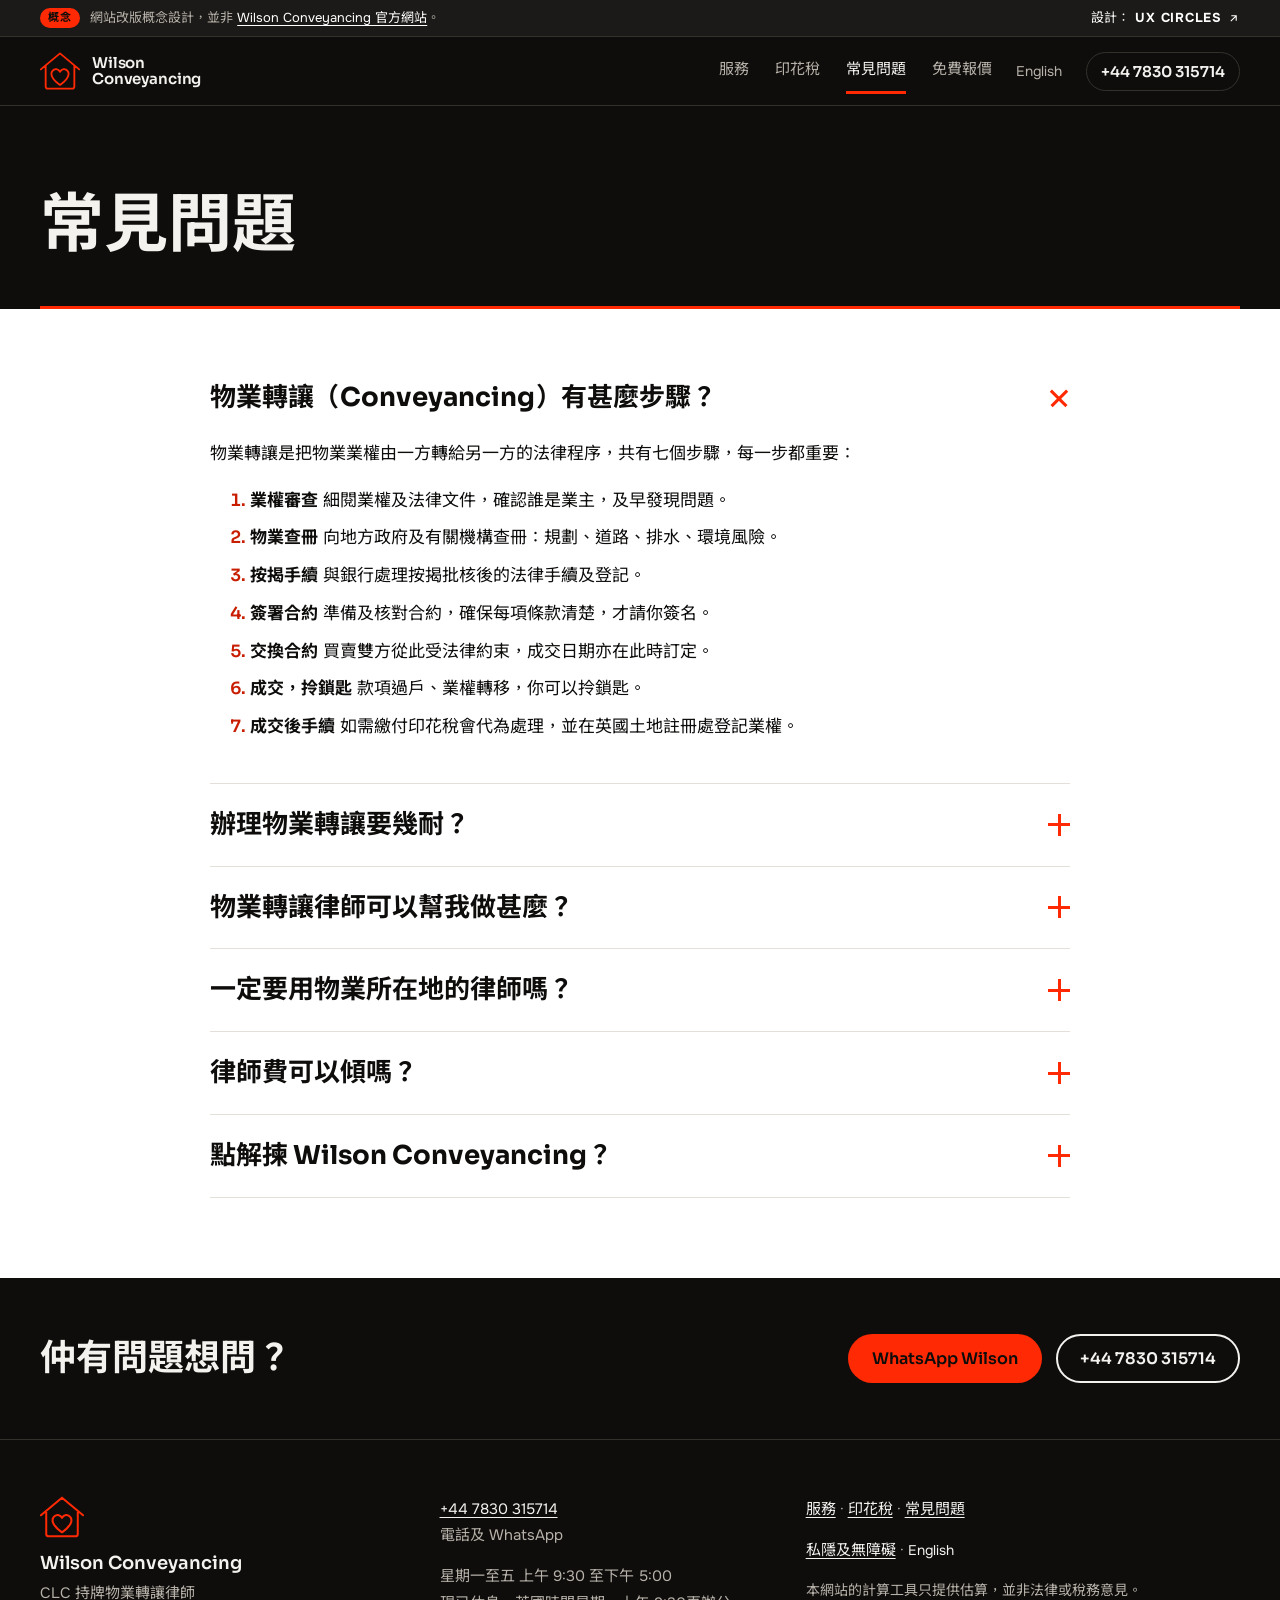
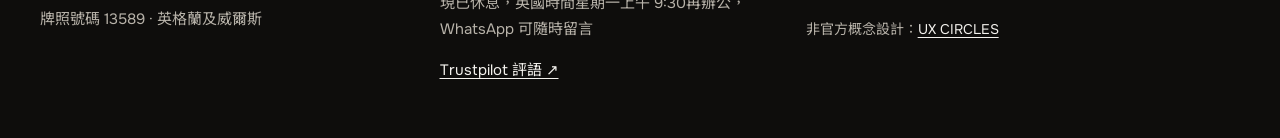
<file: zh/faqs.html>
<!doctype html>
<html lang="zh-Hant-HK">
<head>
<meta charset="utf-8">
<meta name="viewport" content="width=device-width, initial-scale=1">
<meta name="robots" content="noindex, nofollow">
<title>常見問題 · Wilson Conveyancing</title>
<meta name="description" content="物業轉讓的步驟、所需時間及收費。">
<link rel="alternate" hreflang="en" href="https://uxcircles.github.io/wilsonconveyancing/faqs.html">
<link rel="alternate" hreflang="zh-Hant" href="https://uxcircles.github.io/wilsonconveyancing/zh/faqs.html">
<link rel="icon" type="image/png" href="../assets/img/favicon.png">
<link rel="apple-touch-icon" href="../assets/img/apple-touch-icon.png">
<meta name="theme-color" content="#0e0d0c">
<link rel="preload" href="../assets/fonts/sora.woff2" as="font" type="font/woff2" crossorigin>
<link rel="preload" href="../assets/fonts/onest.woff2" as="font" type="font/woff2" crossorigin>
<link rel="stylesheet" href="../assets/site.css?v=3">
<script defer src="../assets/site.js?v=3"></script>
</head>
<body>
<a class="skip" href="#main">跳至內容</a>
<div class="concept-bar" role="note">
  <div class="wrap concept-inner">
    <p><span class="concept-tag">概念</span><span class="concept-long">網站改版概念設計，並非 <a href="https://www.wilsonconveyancing.com/" target="_blank" rel="noopener">Wilson Conveyancing 官方網站</a>。</span></p>
    <a href="https://ux-circles.com/professionals" target="_blank" rel="noopener"><span class="concept-by">設計：</span><strong>UX CIRCLES</strong> <svg viewBox="0 0 24 24" aria-hidden="true"><path d="M7 17 17 7M8 7h9v9"/></svg></a>
  </div>
</div>
<header class="site-head">
  <div class="wrap head-in">
    <a class="brand" href="../zh/" aria-label="Wilson Conveyancing 首頁">
      <svg class="brand-mark" viewBox="0 0 240 225" aria-hidden="true"><path d="M5 103 L120 7 L235 103 M34 79 V205 Q34 218 47 218 H193 Q206 218 206 205 V79 M120 196 C72 162 60 132 74 113 C88 95 110 99 120 117 C130 99 152 95 166 113 C180 132 168 162 120 196 Z"/></svg>
      <span class="brand-name">Wilson<br>Conveyancing</span>
    </a>
    <nav class="nav" aria-label="主選單"><a href="../zh/services.html">服務</a><a href="../zh/stamp-duty.html">印花稅</a><a href="../zh/faqs.html" aria-current=page>常見問題</a><a href="../zh/#quote">免費報價</a></nav>
    <a class="lang" href="../faqs.html" lang="en" hreflang="en">English</a>
    <a class="head-call" href="tel:+447830315714">+44 7830 315714</a>
    <button class="menu-btn" type="button" aria-expanded="false" aria-controls="menu">選單</button>
  </div>
  <div class="menu" id="menu" hidden>
    <nav class="wrap" aria-label="選單">
      <a href="../zh/services.html">服務</a><a href="../zh/stamp-duty.html">印花稅</a><a href="../zh/faqs.html" aria-current=page>常見問題</a><a href="../zh/#quote">免費報價</a>
      <a href="tel:+447830315714">致電 +44 7830 315714</a>
      <a href="https://wa.me/447830315714?text=%E4%BD%A0%E5%A5%BD%20Wilson%EF%BC%8C%E6%88%91%E6%83%B3%E6%9F%A5%E8%A9%A2%E7%89%A9%E6%A5%AD%E8%BD%89%E8%AE%93%E3%80%82">WhatsApp</a>
      <a class="lang" href="../faqs.html" lang="en" hreflang="en">English</a>
    </nav>
  </div>
</header>
<main id="main">
<section class="page-head">
  <div class="wrap">
    <h1>常見問題</h1>
  </div>
</section>
<div class="wrap faq-list"><details class="faq" open>
      <summary><h2>物業轉讓（Conveyancing）有甚麼步驟？</h2></summary>
      <div class="faq-a"><p>物業轉讓是把物業業權由一方轉給另一方的法律程序，共有七個步驟，每一步都重要：</p><ol class='faq-steps'><li><strong>業權審查</strong> 細閱業權及法律文件，確認誰是業主，及早發現問題。</li><li><strong>物業查冊</strong> 向地方政府及有關機構查冊：規劃、道路、排水、環境風險。</li><li><strong>按揭手續</strong> 與銀行處理按揭批核後的法律手續及登記。</li><li><strong>簽署合約</strong> 準備及核對合約，確保每項條款清楚，才請你簽名。</li><li><strong>交換合約</strong> 買賣雙方從此受法律約束，成交日期亦在此時訂定。</li><li><strong>成交，拎鎖匙</strong> 款項過戶、業權轉移，你可以拎鎖匙。</li><li><strong>成交後手續</strong> 如需繳付印花稅會代為處理，並在英國土地註冊處登記業權。</li></ol></div>
    </details><details class="faq">
      <summary><h2>辦理物業轉讓要幾耐？</h2></summary>
      <div class="faq-a"><p>一般由 offer 獲接受到成交，大約需要 8 至 12 星期，視乎：</p><ul><li><strong>交易有幾複雜：</strong>Leasehold 物業或業權有未解決問題，可能需時較長。</li><li><strong>查冊及查詢：</strong>如要加查或等對方回覆，會有延誤。</li><li><strong>按揭：</strong>銀行批核及處理按揭需時。</li><li><strong>連環交易：</strong>鏈中其他買賣有延誤，你的成交日期亦可能受影響。</li></ul><p>每個階段我們都會通知你，一有問題即時處理。</p></div>
    </details><details class="faq">
      <summary><h2>物業轉讓律師可以幫我做甚麼？</h2></summary>
      <div class="faq-a"><ul><li><strong>法律文件：</strong>草擬、審閱及管理合約。</li><li><strong>物業查冊：</strong>找出規劃限制、糾紛等問題。</li><li><strong>專業意見：</strong>解釋法律用語，隨時解答你的問題。</li><li><strong>資金：</strong>安全處理訂金、按揭款項及餘款。</li><li><strong>聯絡各方：</strong>代你與銀行、地產代理及對方律師溝通。</li><li><strong>登記業權：</strong>成交後在英國土地註冊處登記你的業權。</li></ul></div>
    </details><details class="faq">
      <summary><h2>一定要用物業所在地的律師嗎？</h2></summary>
      <div class="faq-a"><p>不用。大部分手續都可以透過電郵、電話及網上處理，所以你可以委託英格蘭及威爾斯任何地方的律師，人在海外都得。最重要是律師熟悉你這類交易。</p></div>
    </details><details class="faq">
      <summary><h2>律師費可以傾嗎？</h2></summary>
      <div class="faq-a"><p>我們的收費完全透明，沒有隱藏收費。對報價有疑問，我們樂意逐項同你講解，一起看看有沒有可以慳的地方。</p></div>
    </details><details class="faq">
      <summary><h2>點解揀 Wilson Conveyancing？</h2></summary>
      <div class="faq-a"><ul><li><strong>直接同律師傾，不經助理：</strong>由開始到成交，你都直接聯絡負責你個案的律師，問題唔使經人轉達。</li><li><strong>未問先報進度：</strong>每一步有進展都會主動通知你，唔使你追。</li><li><strong>收費清楚，定額報價：</strong>開始之前先給你書面報價，列明律師費及代支費用，沒有隱藏收費。</li><li><strong>連環交易、贈款、按揭：</strong>熟悉連環買賣、親友贈予首期、海外匯款及銀行按揭要求。</li></ul></div>
    </details></div>
<section class="cta-band">
  <div class="wrap cta-in">
    <h2>仲有問題想問？</h2>
    <a class="btn btn-red" href="https://wa.me/447830315714?text=%E4%BD%A0%E5%A5%BD%20Wilson%EF%BC%8C%E6%88%91%E6%83%B3%E6%9F%A5%E8%A9%A2%E7%89%A9%E6%A5%AD%E8%BD%89%E8%AE%93%E3%80%82">WhatsApp Wilson</a>
    <a class="btn btn-line" href="tel:+447830315714">+44 7830 315714</a>
  </div>
</section>

</main>
<footer class="foot">
  <div class="wrap foot-grid">
    <div class="foot-brand">
      <svg class="foot-mark" viewBox="0 0 240 225" aria-hidden="true"><path d="M5 103 L120 7 L235 103 M34 79 V205 Q34 218 47 218 H193 Q206 218 206 205 V79 M120 196 C72 162 60 132 74 113 C88 95 110 99 120 117 C130 99 152 95 166 113 C180 132 168 162 120 196 Z"/></svg>
      <p class="foot-name">Wilson Conveyancing</p>
      <p>CLC 持牌物業轉讓律師<br>牌照號碼 13589 · 英格蘭及威爾斯</p>
    </div>
    <div>
      <p><a href="tel:+447830315714">+44 7830 315714</a><br>電話及 WhatsApp</p>
      <p>星期一至五 上午 9:30 至下午 5:00<br><span class="open-now" data-open></span></p>
      <p><a href="https://uk.trustpilot.com/review/wilsonconveyancing.com" target="_blank" rel="noopener">Trustpilot 評語 ↗</a></p>
    </div>
    <div>
      <p><a href="../zh/services.html">服務</a> · <a href="../zh/stamp-duty.html">印花稅</a> · <a href="../zh/faqs.html">常見問題</a></p>
      <p><a href="../zh/privacy.html">私隱及無障礙</a> · <a class="lang" href="../faqs.html" lang="en" hreflang="en">English</a></p>
      <p class="small">本網站的計算工具只提供估算，並非法律或稅務意見。</p>
      <p class="small">非官方概念設計：<a href="https://ux-circles.com/professionals" target="_blank" rel="noopener">UX CIRCLES</a></p>
    </div>
  </div>
</footer>
<nav class="mbar" aria-label="快捷操作">
  <a href="tel:+447830315714">致電</a>
  <a href="https://wa.me/447830315714?text=%E4%BD%A0%E5%A5%BD%20Wilson%EF%BC%8C%E6%88%91%E6%83%B3%E6%9F%A5%E8%A9%A2%E7%89%A9%E6%A5%AD%E8%BD%89%E8%AE%93%E3%80%82">WhatsApp</a>
  <a href="../zh/#quote">免費報價</a>
</nav>
</body>
</html>
</file>
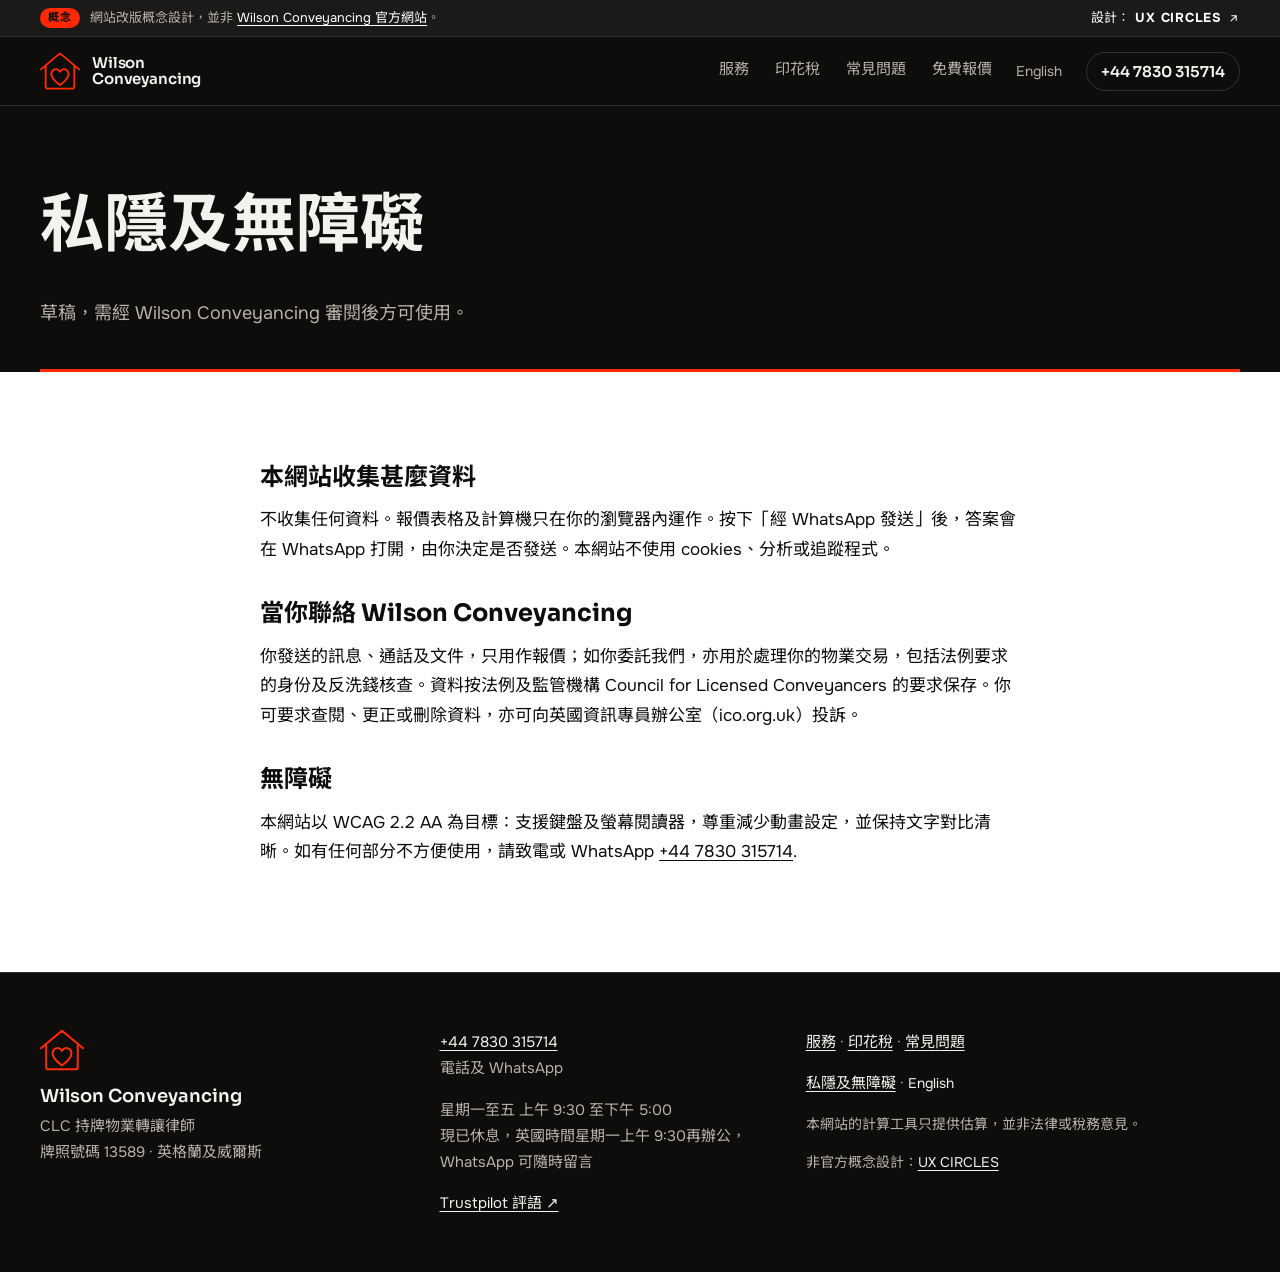
<file: zh/privacy.html>
<!doctype html>
<html lang="zh-Hant-HK">
<head>
<meta charset="utf-8">
<meta name="viewport" content="width=device-width, initial-scale=1">
<meta name="robots" content="noindex, nofollow">
<title>私隱及無障礙 · Wilson Conveyancing</title>
<meta name="description" content="私隱聲明及無障礙聲明。">
<link rel="alternate" hreflang="en" href="https://uxcircles.github.io/wilsonconveyancing/privacy.html">
<link rel="alternate" hreflang="zh-Hant" href="https://uxcircles.github.io/wilsonconveyancing/zh/privacy.html">
<link rel="icon" type="image/png" href="../assets/img/favicon.png">
<link rel="apple-touch-icon" href="../assets/img/apple-touch-icon.png">
<meta name="theme-color" content="#0e0d0c">
<link rel="preload" href="../assets/fonts/sora.woff2" as="font" type="font/woff2" crossorigin>
<link rel="preload" href="../assets/fonts/onest.woff2" as="font" type="font/woff2" crossorigin>
<link rel="stylesheet" href="../assets/site.css?v=3">
<script defer src="../assets/site.js?v=3"></script>
</head>
<body>
<a class="skip" href="#main">跳至內容</a>
<div class="concept-bar" role="note">
  <div class="wrap concept-inner">
    <p><span class="concept-tag">概念</span><span class="concept-long">網站改版概念設計，並非 <a href="https://www.wilsonconveyancing.com/" target="_blank" rel="noopener">Wilson Conveyancing 官方網站</a>。</span></p>
    <a href="https://ux-circles.com/professionals" target="_blank" rel="noopener"><span class="concept-by">設計：</span><strong>UX CIRCLES</strong> <svg viewBox="0 0 24 24" aria-hidden="true"><path d="M7 17 17 7M8 7h9v9"/></svg></a>
  </div>
</div>
<header class="site-head">
  <div class="wrap head-in">
    <a class="brand" href="../zh/" aria-label="Wilson Conveyancing 首頁">
      <svg class="brand-mark" viewBox="0 0 240 225" aria-hidden="true"><path d="M5 103 L120 7 L235 103 M34 79 V205 Q34 218 47 218 H193 Q206 218 206 205 V79 M120 196 C72 162 60 132 74 113 C88 95 110 99 120 117 C130 99 152 95 166 113 C180 132 168 162 120 196 Z"/></svg>
      <span class="brand-name">Wilson<br>Conveyancing</span>
    </a>
    <nav class="nav" aria-label="主選單"><a href="../zh/services.html">服務</a><a href="../zh/stamp-duty.html">印花稅</a><a href="../zh/faqs.html">常見問題</a><a href="../zh/#quote">免費報價</a></nav>
    <a class="lang" href="../privacy.html" lang="en" hreflang="en">English</a>
    <a class="head-call" href="tel:+447830315714">+44 7830 315714</a>
    <button class="menu-btn" type="button" aria-expanded="false" aria-controls="menu">選單</button>
  </div>
  <div class="menu" id="menu" hidden>
    <nav class="wrap" aria-label="選單">
      <a href="../zh/services.html">服務</a><a href="../zh/stamp-duty.html">印花稅</a><a href="../zh/faqs.html">常見問題</a><a href="../zh/#quote">免費報價</a>
      <a href="tel:+447830315714">致電 +44 7830 315714</a>
      <a href="https://wa.me/447830315714?text=%E4%BD%A0%E5%A5%BD%20Wilson%EF%BC%8C%E6%88%91%E6%83%B3%E6%9F%A5%E8%A9%A2%E7%89%A9%E6%A5%AD%E8%BD%89%E8%AE%93%E3%80%82">WhatsApp</a>
      <a class="lang" href="../privacy.html" lang="en" hreflang="en">English</a>
    </nav>
  </div>
</header>
<main id="main">
<section class="page-head">
  <div class="wrap">
    <h1>私隱及無障礙</h1>
    <p class="lede">草稿，需經 Wilson Conveyancing 審閱後方可使用。</p>
  </div>
</section>
<div class="wrap prose">
  <h2>本網站收集甚麼資料</h2>
  <p>不收集任何資料。報價表格及計算機只在你的瀏覽器內運作。按下「經 WhatsApp 發送」後，答案會在 WhatsApp 打開，由你決定是否發送。本網站不使用 cookies、分析或追蹤程式。</p>
  <h2>當你聯絡 Wilson Conveyancing</h2>
  <p>你發送的訊息、通話及文件，只用作報價；如你委託我們，亦用於處理你的物業交易，包括法例要求的身份及反洗錢核查。資料按法例及監管機構 Council for Licensed Conveyancers 的要求保存。你可要求查閱、更正或刪除資料，亦可向英國資訊專員辦公室（ico.org.uk）投訴。</p>
  <h2>無障礙</h2>
  <p>本網站以 WCAG 2.2 AA 為目標：支援鍵盤及螢幕閱讀器，尊重減少動畫設定，並保持文字對比清晰。如有任何部分不方便使用，請致電或 WhatsApp <a href="tel:+447830315714">+44 7830 315714</a>.</p>
</div>

</main>
<footer class="foot">
  <div class="wrap foot-grid">
    <div class="foot-brand">
      <svg class="foot-mark" viewBox="0 0 240 225" aria-hidden="true"><path d="M5 103 L120 7 L235 103 M34 79 V205 Q34 218 47 218 H193 Q206 218 206 205 V79 M120 196 C72 162 60 132 74 113 C88 95 110 99 120 117 C130 99 152 95 166 113 C180 132 168 162 120 196 Z"/></svg>
      <p class="foot-name">Wilson Conveyancing</p>
      <p>CLC 持牌物業轉讓律師<br>牌照號碼 13589 · 英格蘭及威爾斯</p>
    </div>
    <div>
      <p><a href="tel:+447830315714">+44 7830 315714</a><br>電話及 WhatsApp</p>
      <p>星期一至五 上午 9:30 至下午 5:00<br><span class="open-now" data-open></span></p>
      <p><a href="https://uk.trustpilot.com/review/wilsonconveyancing.com" target="_blank" rel="noopener">Trustpilot 評語 ↗</a></p>
    </div>
    <div>
      <p><a href="../zh/services.html">服務</a> · <a href="../zh/stamp-duty.html">印花稅</a> · <a href="../zh/faqs.html">常見問題</a></p>
      <p><a href="../zh/privacy.html">私隱及無障礙</a> · <a class="lang" href="../privacy.html" lang="en" hreflang="en">English</a></p>
      <p class="small">本網站的計算工具只提供估算，並非法律或稅務意見。</p>
      <p class="small">非官方概念設計：<a href="https://ux-circles.com/professionals" target="_blank" rel="noopener">UX CIRCLES</a></p>
    </div>
  </div>
</footer>
<nav class="mbar" aria-label="快捷操作">
  <a href="tel:+447830315714">致電</a>
  <a href="https://wa.me/447830315714?text=%E4%BD%A0%E5%A5%BD%20Wilson%EF%BC%8C%E6%88%91%E6%83%B3%E6%9F%A5%E8%A9%A2%E7%89%A9%E6%A5%AD%E8%BD%89%E8%AE%93%E3%80%82">WhatsApp</a>
  <a href="../zh/#quote">免費報價</a>
</nav>
</body>
</html>
</file>
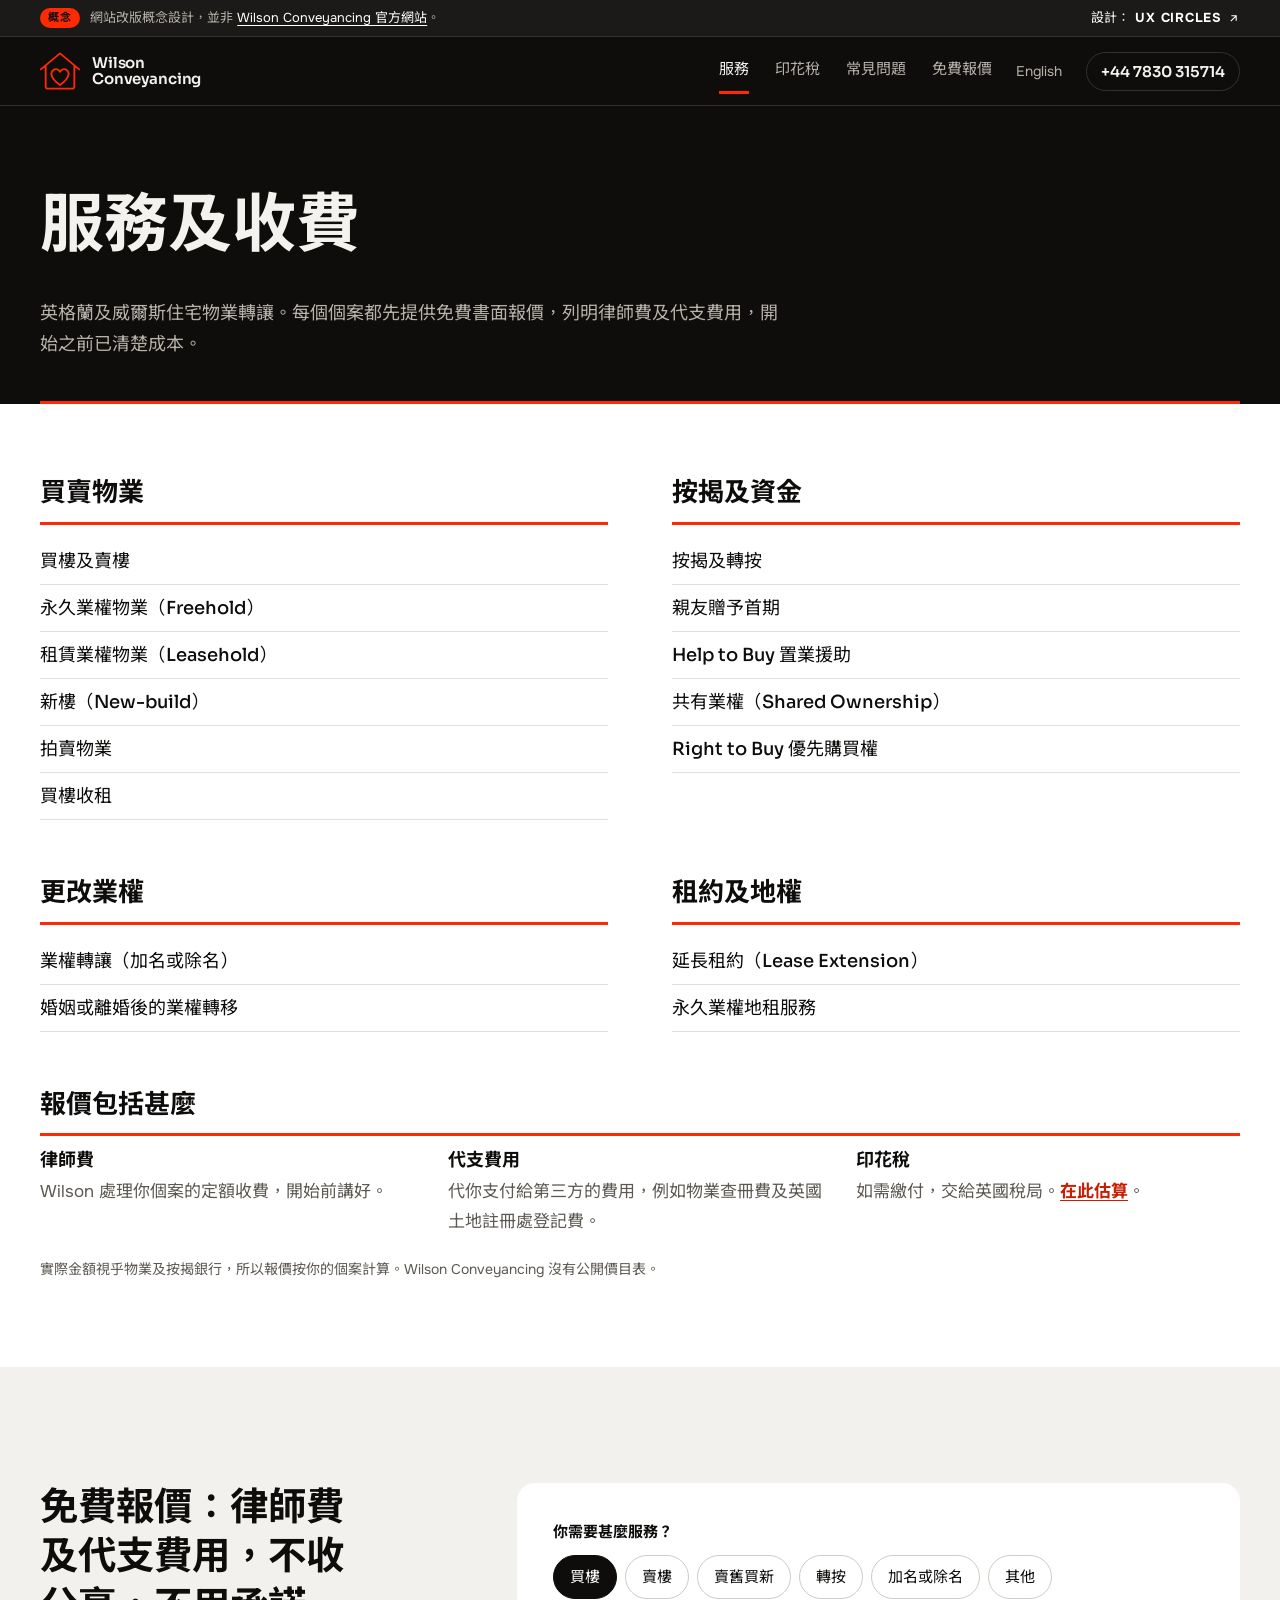
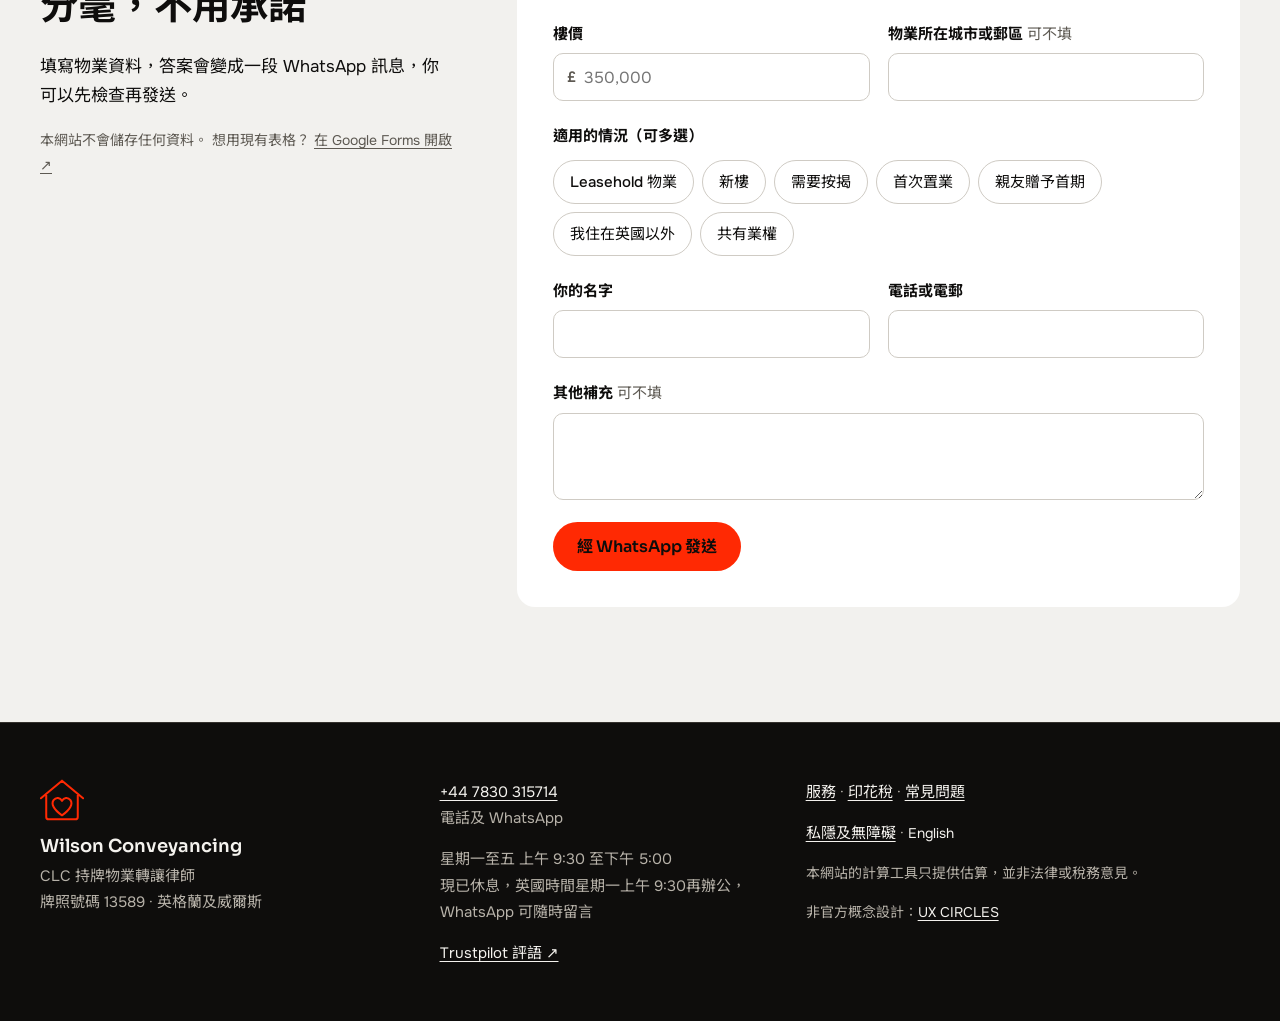
<file: zh/services.html>
<!doctype html>
<html lang="zh-Hant-HK">
<head>
<meta charset="utf-8">
<meta name="viewport" content="width=device-width, initial-scale=1">
<meta name="robots" content="noindex, nofollow">
<title>服務及收費 · Wilson Conveyancing</title>
<meta name="description" content="買賣物業、轉按、加名除名、Leasehold、共有業權等。">
<link rel="alternate" hreflang="en" href="https://uxcircles.github.io/wilsonconveyancing/services.html">
<link rel="alternate" hreflang="zh-Hant" href="https://uxcircles.github.io/wilsonconveyancing/zh/services.html">
<link rel="icon" type="image/png" href="../assets/img/favicon.png">
<link rel="apple-touch-icon" href="../assets/img/apple-touch-icon.png">
<meta name="theme-color" content="#0e0d0c">
<link rel="preload" href="../assets/fonts/sora.woff2" as="font" type="font/woff2" crossorigin>
<link rel="preload" href="../assets/fonts/onest.woff2" as="font" type="font/woff2" crossorigin>
<link rel="stylesheet" href="../assets/site.css?v=3">
<script defer src="../assets/site.js?v=3"></script>
</head>
<body>
<a class="skip" href="#main">跳至內容</a>
<div class="concept-bar" role="note">
  <div class="wrap concept-inner">
    <p><span class="concept-tag">概念</span><span class="concept-long">網站改版概念設計，並非 <a href="https://www.wilsonconveyancing.com/" target="_blank" rel="noopener">Wilson Conveyancing 官方網站</a>。</span></p>
    <a href="https://ux-circles.com/professionals" target="_blank" rel="noopener"><span class="concept-by">設計：</span><strong>UX CIRCLES</strong> <svg viewBox="0 0 24 24" aria-hidden="true"><path d="M7 17 17 7M8 7h9v9"/></svg></a>
  </div>
</div>
<header class="site-head">
  <div class="wrap head-in">
    <a class="brand" href="../zh/" aria-label="Wilson Conveyancing 首頁">
      <svg class="brand-mark" viewBox="0 0 240 225" aria-hidden="true"><path d="M5 103 L120 7 L235 103 M34 79 V205 Q34 218 47 218 H193 Q206 218 206 205 V79 M120 196 C72 162 60 132 74 113 C88 95 110 99 120 117 C130 99 152 95 166 113 C180 132 168 162 120 196 Z"/></svg>
      <span class="brand-name">Wilson<br>Conveyancing</span>
    </a>
    <nav class="nav" aria-label="主選單"><a href="../zh/services.html" aria-current=page>服務</a><a href="../zh/stamp-duty.html">印花稅</a><a href="../zh/faqs.html">常見問題</a><a href="../zh/#quote">免費報價</a></nav>
    <a class="lang" href="../services.html" lang="en" hreflang="en">English</a>
    <a class="head-call" href="tel:+447830315714">+44 7830 315714</a>
    <button class="menu-btn" type="button" aria-expanded="false" aria-controls="menu">選單</button>
  </div>
  <div class="menu" id="menu" hidden>
    <nav class="wrap" aria-label="選單">
      <a href="../zh/services.html" aria-current=page>服務</a><a href="../zh/stamp-duty.html">印花稅</a><a href="../zh/faqs.html">常見問題</a><a href="../zh/#quote">免費報價</a>
      <a href="tel:+447830315714">致電 +44 7830 315714</a>
      <a href="https://wa.me/447830315714?text=%E4%BD%A0%E5%A5%BD%20Wilson%EF%BC%8C%E6%88%91%E6%83%B3%E6%9F%A5%E8%A9%A2%E7%89%A9%E6%A5%AD%E8%BD%89%E8%AE%93%E3%80%82">WhatsApp</a>
      <a class="lang" href="../services.html" lang="en" hreflang="en">English</a>
    </nav>
  </div>
</header>
<main id="main">
<section class="page-head">
  <div class="wrap">
    <h1>服務及收費</h1>
    <p class="lede">英格蘭及威爾斯住宅物業轉讓。每個個案都先提供免費書面報價，列明律師費及代支費用，開始之前已清楚成本。</p>
  </div>
</section>
<div class="wrap svc-page">
  <section class="svc-block" id="buy">
      <h2>買賣物業</h2>
      <ul><li>買樓及賣樓</li><li>永久業權物業（Freehold）</li><li>租賃業權物業（Leasehold）</li><li>新樓（New-build）</li><li>拍賣物業</li><li>買樓收租</li></ul>
    </section><section class="svc-block" id="money">
      <h2>按揭及資金</h2>
      <ul><li>按揭及轉按</li><li>親友贈予首期</li><li>Help to Buy 置業援助</li><li>共有業權（Shared Ownership）</li><li>Right to Buy 優先購買權</li></ul>
    </section><section class="svc-block" id="owners">
      <h2>更改業權</h2>
      <ul><li>業權轉讓（加名或除名）</li><li>婚姻或離婚後的業權轉移</li></ul>
    </section><section class="svc-block" id="lease">
      <h2>租約及地權</h2>
      <ul><li>延長租約（Lease Extension）</li><li>永久業權地租服務</li></ul>
    </section>
  <section class="svc-block fees" id="fees">
    <h2>報價包括甚麼</h2>
    <dl class="fee-list">
      <div><dt>律師費</dt><dd>Wilson 處理你個案的定額收費，開始前講好。</dd></div>
      <div><dt>代支費用</dt><dd>代你支付給第三方的費用，例如物業查冊費及英國土地註冊處登記費。</dd></div>
      <div><dt>印花稅</dt><dd>如需繳付，交給英國稅局。<a href="stamp-duty.html">在此估算</a>。</dd></div>
    </dl>
    <p class="small">實際金額視乎物業及按揭銀行，所以報價按你的個案計算。Wilson Conveyancing 沒有公開價目表。</p>
  </section>
</div>
<section class="quote" id="quote" aria-labelledby="quote-h">
  <div class="wrap quote-in">
    <div class="quote-intro">
      <h2 id="quote-h">免費報價：律師費及代支費用，不收分毫，不用承諾</h2>
      <p>填寫物業資料，答案會變成一段 WhatsApp 訊息，你可以先檢查再發送。</p>
      <p class="small">本網站不會儲存任何資料。 想用現有表格？ <a href="https://docs.google.com/forms/d/e/1FAIpQLSc4QtbSvw-BhrDXk7WS0zhD2-UsG5Y28SyGAZ3gGmLEoxiXWg/viewform" target="_blank" rel="noopener">在 Google Forms 開啟 ↗</a></p>
    </div>
    <form class="qform" data-quote novalidate>
      <fieldset><legend>你需要甚麼服務？</legend><div class="pills"><label class="pill"><input type="radio" name="need" value="buy" checked><span>買樓</span></label><label class="pill"><input type="radio" name="need" value="sell"><span>賣樓</span></label><label class="pill"><input type="radio" name="need" value="both"><span>賣舊買新</span></label><label class="pill"><input type="radio" name="need" value="remortgage"><span>轉按</span></label><label class="pill"><input type="radio" name="need" value="equity"><span>加名或除名</span></label><label class="pill"><input type="radio" name="need" value="other"><span>其他</span></label></div></fieldset>
      <div class="row2">
        <label><span>樓價</span><span class="money"><span aria-hidden="true">£</span><input name="price" inputmode="numeric" autocomplete="off" placeholder="350,000"></span></label>
        <label><span>物業所在城市或郵區 <span class="opt">可不填</span></span><input name="where" autocomplete="off"></label>
      </div>
      <fieldset><legend>適用的情況（可多選）</legend><div class="pills"><label class="pill"><input type="checkbox" name="flag" value="leasehold"><span>Leasehold 物業</span></label><label class="pill"><input type="checkbox" name="flag" value="newbuild"><span>新樓</span></label><label class="pill"><input type="checkbox" name="flag" value="mortgage"><span>需要按揭</span></label><label class="pill"><input type="checkbox" name="flag" value="ftb"><span>首次置業</span></label><label class="pill"><input type="checkbox" name="flag" value="gift"><span>親友贈予首期</span></label><label class="pill"><input type="checkbox" name="flag" value="abroad"><span>我住在英國以外</span></label><label class="pill"><input type="checkbox" name="flag" value="shared"><span>共有業權</span></label></div></fieldset>
      <div class="row2">
        <label>你的名字<input name="name" autocomplete="name" required></label>
        <label>電話或電郵<input name="contact" autocomplete="email" required></label>
      </div>
      <label><span>其他補充 <span class="opt">可不填</span></span><textarea name="note" rows="3"></textarea></label>
      <p class="form-err" data-err role="alert" hidden>請填寫名字及電話或電郵。</p>
      <button class="btn btn-red" type="submit">經 WhatsApp 發送</button>
    </form>
  </div>
</section>

</main>
<footer class="foot">
  <div class="wrap foot-grid">
    <div class="foot-brand">
      <svg class="foot-mark" viewBox="0 0 240 225" aria-hidden="true"><path d="M5 103 L120 7 L235 103 M34 79 V205 Q34 218 47 218 H193 Q206 218 206 205 V79 M120 196 C72 162 60 132 74 113 C88 95 110 99 120 117 C130 99 152 95 166 113 C180 132 168 162 120 196 Z"/></svg>
      <p class="foot-name">Wilson Conveyancing</p>
      <p>CLC 持牌物業轉讓律師<br>牌照號碼 13589 · 英格蘭及威爾斯</p>
    </div>
    <div>
      <p><a href="tel:+447830315714">+44 7830 315714</a><br>電話及 WhatsApp</p>
      <p>星期一至五 上午 9:30 至下午 5:00<br><span class="open-now" data-open></span></p>
      <p><a href="https://uk.trustpilot.com/review/wilsonconveyancing.com" target="_blank" rel="noopener">Trustpilot 評語 ↗</a></p>
    </div>
    <div>
      <p><a href="../zh/services.html">服務</a> · <a href="../zh/stamp-duty.html">印花稅</a> · <a href="../zh/faqs.html">常見問題</a></p>
      <p><a href="../zh/privacy.html">私隱及無障礙</a> · <a class="lang" href="../services.html" lang="en" hreflang="en">English</a></p>
      <p class="small">本網站的計算工具只提供估算，並非法律或稅務意見。</p>
      <p class="small">非官方概念設計：<a href="https://ux-circles.com/professionals" target="_blank" rel="noopener">UX CIRCLES</a></p>
    </div>
  </div>
</footer>
<nav class="mbar" aria-label="快捷操作">
  <a href="tel:+447830315714">致電</a>
  <a href="https://wa.me/447830315714?text=%E4%BD%A0%E5%A5%BD%20Wilson%EF%BC%8C%E6%88%91%E6%83%B3%E6%9F%A5%E8%A9%A2%E7%89%A9%E6%A5%AD%E8%BD%89%E8%AE%93%E3%80%82">WhatsApp</a>
  <a href="../zh/#quote">免費報價</a>
</nav>
</body>
</html>
</file>
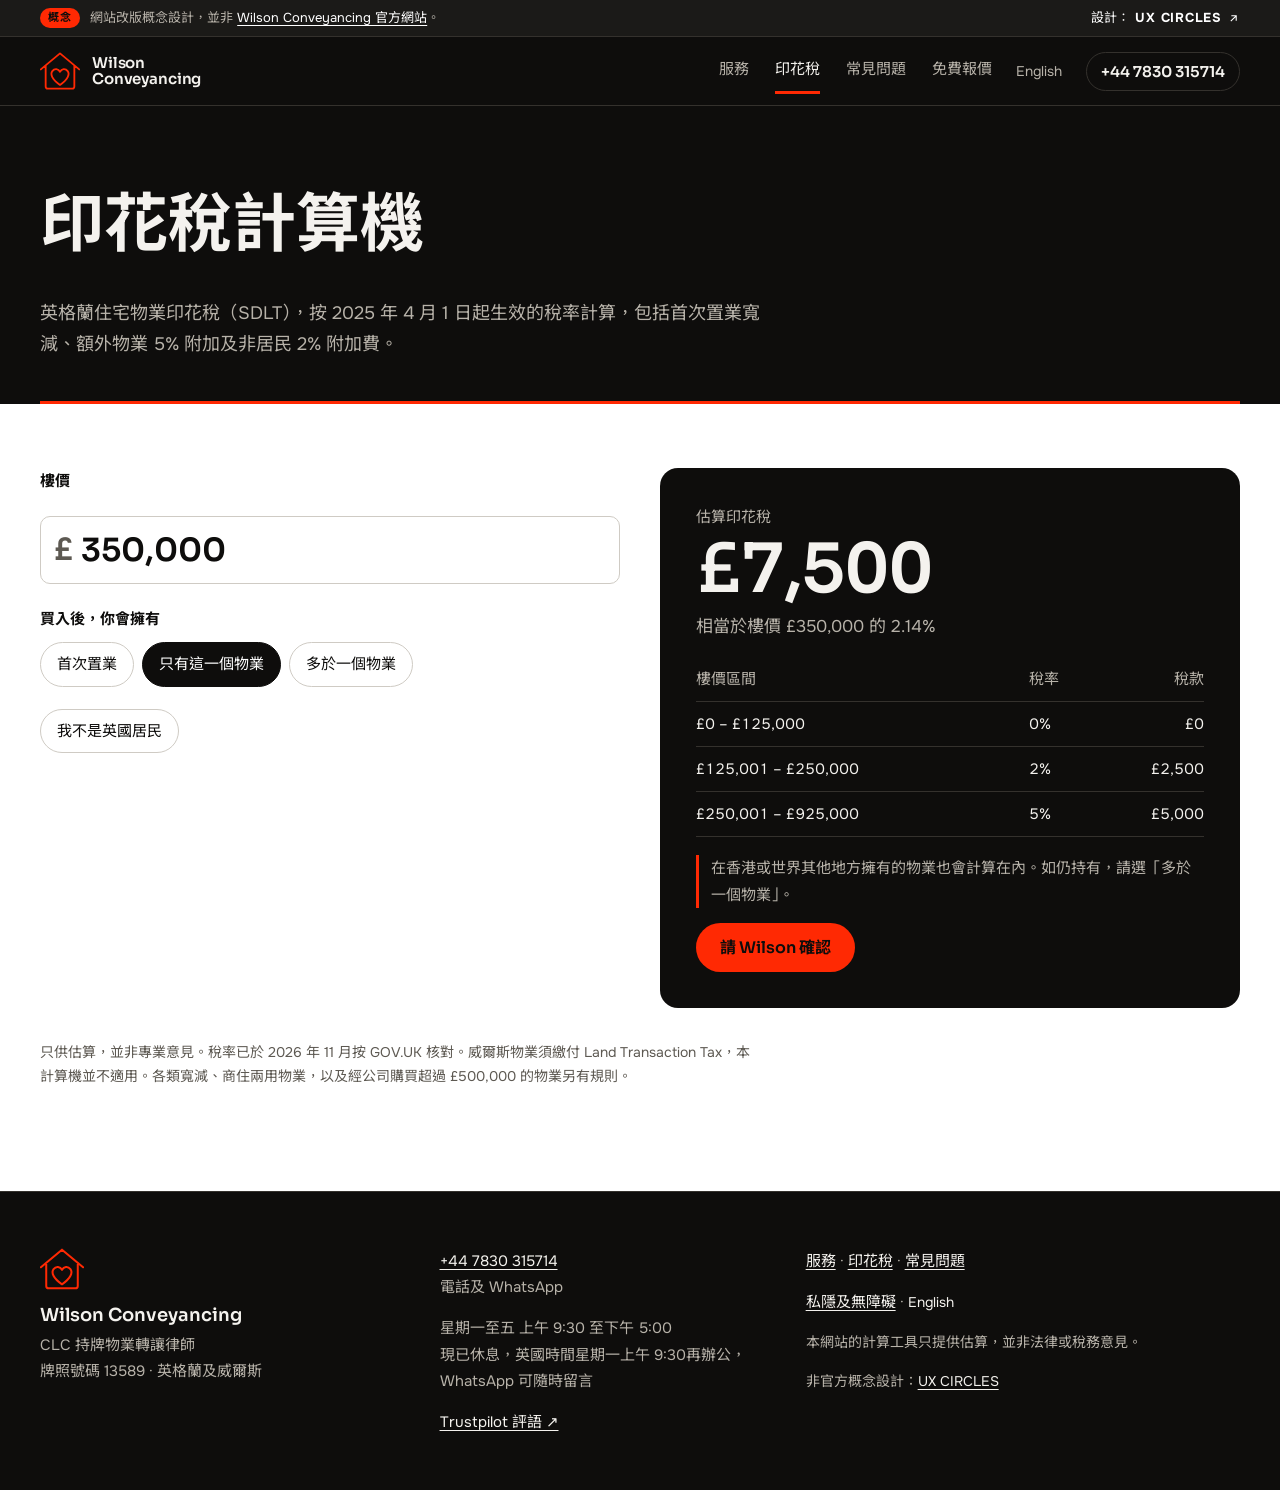
<file: zh/stamp-duty.html>
<!doctype html>
<html lang="zh-Hant-HK">
<head>
<meta charset="utf-8">
<meta name="viewport" content="width=device-width, initial-scale=1">
<meta name="robots" content="noindex, nofollow">
<title>印花稅計算機 · Wilson Conveyancing</title>
<meta name="description" content="估算英格蘭印花稅，包括首次置業寬減及非居民附加費。">
<link rel="alternate" hreflang="en" href="https://uxcircles.github.io/wilsonconveyancing/stamp-duty.html">
<link rel="alternate" hreflang="zh-Hant" href="https://uxcircles.github.io/wilsonconveyancing/zh/stamp-duty.html">
<link rel="icon" type="image/png" href="../assets/img/favicon.png">
<link rel="apple-touch-icon" href="../assets/img/apple-touch-icon.png">
<meta name="theme-color" content="#0e0d0c">
<link rel="preload" href="../assets/fonts/sora.woff2" as="font" type="font/woff2" crossorigin>
<link rel="preload" href="../assets/fonts/onest.woff2" as="font" type="font/woff2" crossorigin>
<link rel="stylesheet" href="../assets/site.css?v=3">
<script defer src="../assets/site.js?v=3"></script>
</head>
<body>
<a class="skip" href="#main">跳至內容</a>
<div class="concept-bar" role="note">
  <div class="wrap concept-inner">
    <p><span class="concept-tag">概念</span><span class="concept-long">網站改版概念設計，並非 <a href="https://www.wilsonconveyancing.com/" target="_blank" rel="noopener">Wilson Conveyancing 官方網站</a>。</span></p>
    <a href="https://ux-circles.com/professionals" target="_blank" rel="noopener"><span class="concept-by">設計：</span><strong>UX CIRCLES</strong> <svg viewBox="0 0 24 24" aria-hidden="true"><path d="M7 17 17 7M8 7h9v9"/></svg></a>
  </div>
</div>
<header class="site-head">
  <div class="wrap head-in">
    <a class="brand" href="../zh/" aria-label="Wilson Conveyancing 首頁">
      <svg class="brand-mark" viewBox="0 0 240 225" aria-hidden="true"><path d="M5 103 L120 7 L235 103 M34 79 V205 Q34 218 47 218 H193 Q206 218 206 205 V79 M120 196 C72 162 60 132 74 113 C88 95 110 99 120 117 C130 99 152 95 166 113 C180 132 168 162 120 196 Z"/></svg>
      <span class="brand-name">Wilson<br>Conveyancing</span>
    </a>
    <nav class="nav" aria-label="主選單"><a href="../zh/services.html">服務</a><a href="../zh/stamp-duty.html" aria-current=page>印花稅</a><a href="../zh/faqs.html">常見問題</a><a href="../zh/#quote">免費報價</a></nav>
    <a class="lang" href="../stamp-duty.html" lang="en" hreflang="en">English</a>
    <a class="head-call" href="tel:+447830315714">+44 7830 315714</a>
    <button class="menu-btn" type="button" aria-expanded="false" aria-controls="menu">選單</button>
  </div>
  <div class="menu" id="menu" hidden>
    <nav class="wrap" aria-label="選單">
      <a href="../zh/services.html">服務</a><a href="../zh/stamp-duty.html" aria-current=page>印花稅</a><a href="../zh/faqs.html">常見問題</a><a href="../zh/#quote">免費報價</a>
      <a href="tel:+447830315714">致電 +44 7830 315714</a>
      <a href="https://wa.me/447830315714?text=%E4%BD%A0%E5%A5%BD%20Wilson%EF%BC%8C%E6%88%91%E6%83%B3%E6%9F%A5%E8%A9%A2%E7%89%A9%E6%A5%AD%E8%BD%89%E8%AE%93%E3%80%82">WhatsApp</a>
      <a class="lang" href="../stamp-duty.html" lang="en" hreflang="en">English</a>
    </nav>
  </div>
</header>
<main id="main">
<section class="page-head">
  <div class="wrap">
    <h1>印花稅計算機</h1>
    <p class="lede">英格蘭住宅物業印花稅（SDLT），按 2025 年 4 月 1 日起生效的稅率計算，包括首次置業寬減、額外物業 5% 附加及非居民 2% 附加費。</p>
  </div>
</section>
<section class="calc-sec">
  <div class="wrap calc-in">
    <form class="calc" data-sdlt onsubmit="return false">
      <label for="sd-price">樓價</label>
      <span class="money big"><span aria-hidden="true">£</span><input id="sd-price" name="price" inputmode="numeric" autocomplete="off" value="350,000"></span>
      <fieldset><legend>買入後，你會擁有</legend><div class="pills">
        <label class="pill"><input type="radio" name="type" value="ftb"><span>首次置業</span></label>
        <label class="pill"><input type="radio" name="type" value="home" checked><span>只有這一個物業</span></label>
        <label class="pill"><input type="radio" name="type" value="add"><span>多於一個物業</span></label>
      </div></fieldset>
      <label class="pill"><input type="checkbox" name="nonres"><span>我不是英國居民</span></label>
    </form>
    <div class="calc-out" aria-live="polite">
      <p class="calc-k">估算印花稅</p>
      <p class="calc-total" data-total>£0</p>
      <p class="calc-eff" data-eff></p>
      <table class="bands"><thead><tr><th>樓價區間</th><th>稅率</th><th>稅款</th></tr></thead><tbody data-rows></tbody></table>
      <div class="calc-notes" data-notes></div>
      <a class="btn btn-red" data-wa-sdlt href="https://wa.me/447830315714?text=%E4%BD%A0%E5%A5%BD%20Wilson%EF%BC%8C%E6%83%B3%E8%AB%8B%E4%BD%A0%E7%A2%BA%E8%AA%8D%E6%88%91%E7%9A%84%E5%8D%B0%E8%8A%B1%E7%A8%85%E3%80%82">請 Wilson 確認</a>
    </div>
  </div>
  <div class="wrap">
    <p class="small calc-foot">只供估算，並非專業意見。稅率已於 2026 年 11 月按 GOV.UK 核對。威爾斯物業須繳付 Land Transaction Tax，本計算機並不適用。各類寬減、商住兩用物業，以及經公司購買超過 £500,000 的物業另有規則。</p>
  </div>
</section>

</main>
<footer class="foot">
  <div class="wrap foot-grid">
    <div class="foot-brand">
      <svg class="foot-mark" viewBox="0 0 240 225" aria-hidden="true"><path d="M5 103 L120 7 L235 103 M34 79 V205 Q34 218 47 218 H193 Q206 218 206 205 V79 M120 196 C72 162 60 132 74 113 C88 95 110 99 120 117 C130 99 152 95 166 113 C180 132 168 162 120 196 Z"/></svg>
      <p class="foot-name">Wilson Conveyancing</p>
      <p>CLC 持牌物業轉讓律師<br>牌照號碼 13589 · 英格蘭及威爾斯</p>
    </div>
    <div>
      <p><a href="tel:+447830315714">+44 7830 315714</a><br>電話及 WhatsApp</p>
      <p>星期一至五 上午 9:30 至下午 5:00<br><span class="open-now" data-open></span></p>
      <p><a href="https://uk.trustpilot.com/review/wilsonconveyancing.com" target="_blank" rel="noopener">Trustpilot 評語 ↗</a></p>
    </div>
    <div>
      <p><a href="../zh/services.html">服務</a> · <a href="../zh/stamp-duty.html">印花稅</a> · <a href="../zh/faqs.html">常見問題</a></p>
      <p><a href="../zh/privacy.html">私隱及無障礙</a> · <a class="lang" href="../stamp-duty.html" lang="en" hreflang="en">English</a></p>
      <p class="small">本網站的計算工具只提供估算，並非法律或稅務意見。</p>
      <p class="small">非官方概念設計：<a href="https://ux-circles.com/professionals" target="_blank" rel="noopener">UX CIRCLES</a></p>
    </div>
  </div>
</footer>
<nav class="mbar" aria-label="快捷操作">
  <a href="tel:+447830315714">致電</a>
  <a href="https://wa.me/447830315714?text=%E4%BD%A0%E5%A5%BD%20Wilson%EF%BC%8C%E6%88%91%E6%83%B3%E6%9F%A5%E8%A9%A2%E7%89%A9%E6%A5%AD%E8%BD%89%E8%AE%93%E3%80%82">WhatsApp</a>
  <a href="../zh/#quote">免費報價</a>
</nav>
</body>
</html>
</file>
<file: assets/site.css>
/* Wilson Conveyancing concept. One vermilion line (the firm's house-and-heart mark) on ink and white. */
@font-face { font-family: "Sora"; src: url("fonts/sora.woff2") format("woff2"); font-weight: 300 800; font-display: swap; }
@font-face { font-family: "Onest"; src: url("fonts/onest.woff2") format("woff2"); font-weight: 400 700; font-display: swap; }
@font-face { font-family: "Chiron Hei HK"; src: url("fonts/chiron-400.woff2") format("woff2"); font-weight: 400; font-display: swap; }
@font-face { font-family: "Chiron Hei HK"; src: url("fonts/chiron-700.woff2") format("woff2"); font-weight: 600 800; font-display: swap; }

:root {
  --ink: #0e0d0c;
  --ink-2: #1b1a18;
  --ink-line: #34312d;
  --paper: #ffffff;
  --mist: #f2f1ee;
  --stone: #5d5952;
  --red: #ff2903;      /* the logo line, sampled from their PNG */
  --red-text: #c81d00; /* the same red, darkened for text on white (AA) */
  --on-ink: #f4f2ee;
  --on-ink-2: #b7b2a9;
  --display: "Sora", "Chiron Hei HK", system-ui, sans-serif;
  --text: "Onest", "Chiron Hei HK", system-ui, sans-serif;
  --head-h: 68px;
  --line: 3px;
}
:lang(zh-Hant-HK), :lang(zh-Hant) { --display: "Sora", "Chiron Hei HK", sans-serif; --text: "Onest", "Chiron Hei HK", sans-serif; }

*, *::before, *::after { box-sizing: border-box; }
html, body { overflow-x: clip; }
html { scroll-padding-top: calc(var(--head-h) + 16px); -webkit-text-size-adjust: 100%; }
body { margin: 0; background: var(--paper); color: var(--ink); font: 400 1.0625rem/1.6 var(--text); }
:lang(zh-Hant-HK) body, html:lang(zh-Hant-HK) body { line-height: 1.75; }
img, svg { display: block; max-width: 100%; }
a { color: inherit; text-underline-offset: .2em; text-decoration-thickness: 1px; }
a:hover { text-decoration-color: var(--red); }
:focus-visible { outline: 3px solid var(--red); outline-offset: 3px; border-radius: 2px; }
h1, h2, h3 { font-family: var(--display); font-weight: 600; letter-spacing: -.02em; line-height: 1.12; margin: 0 0 .5em; text-wrap: balance; }
html:lang(zh-Hant-HK) h1, html:lang(zh-Hant-HK) h2, html:lang(zh-Hant-HK) h3 { letter-spacing: 0; line-height: 1.3; font-weight: 700; }
p { margin: 0 0 1em; }
.wrap { width: min(1200px, 100% - 40px); margin-inline: auto; }
.small { font-size: .875rem; color: var(--stone); }
.sr { position: absolute; width: 1px; height: 1px; overflow: hidden; clip: rect(0 0 0 0); white-space: nowrap; }
.skip { position: absolute; left: 12px; top: -60px; z-index: 100; background: var(--red); color: var(--ink); padding: 10px 14px; font-weight: 600; }
.skip:focus { top: 12px; }

/* ---------- concept bar (same structure as the other UX CIRCLES concepts) ---------- */
.concept-bar { background: var(--ink-2); color: var(--on-ink-2); font-size: 13px; line-height: 1.4; border-bottom: 1px solid var(--ink-line); }
.concept-inner { display: flex; justify-content: space-between; align-items: center; gap: 16px; min-height: 36px; }
.concept-inner p { margin: 0; display: flex; gap: 10px; align-items: center; min-width: 0; }
.concept-long { overflow: hidden; text-overflow: ellipsis; white-space: nowrap; }
.concept-tag { flex-shrink: 0; background: var(--red); color: var(--ink); font-weight: 700; font-size: 11px; letter-spacing: .1em; text-transform: uppercase; padding: 2px 8px; border-radius: 999px; }
.concept-bar a { color: #fff; }
.concept-inner > a { display: inline-flex; align-items: center; gap: 5px; text-decoration: none; white-space: nowrap; }
.concept-inner > a strong { letter-spacing: .06em; }
.concept-inner > a svg { width: 13px; height: 13px; fill: none; stroke: currentColor; stroke-width: 2; }
.concept-inner > a:hover { color: var(--red); }

/* ---------- header ---------- */
.site-head { position: sticky; top: 0; z-index: 50; background: var(--ink); color: var(--on-ink); border-bottom: 1px solid var(--ink-line); }
.head-in { display: flex; align-items: center; gap: 24px; min-height: var(--head-h); }
.brand { display: flex; align-items: center; gap: 12px; text-decoration: none; margin-right: auto; }
.brand-mark { width: 40px; height: 38px; fill: none; stroke: var(--red); stroke-width: 11; stroke-linecap: round; stroke-linejoin: round; }
.brand-name { font: 600 .9375rem/1.1 var(--display); letter-spacing: -.01em; }
.nav { display: flex; gap: 26px; font-size: .9375rem; }
.nav a { text-decoration: none; color: var(--on-ink-2); padding: 8px 0; border-bottom: var(--line) solid transparent; }
.nav a:hover, .nav a[aria-current] { color: var(--on-ink); border-bottom-color: var(--red); }
.lang { font-size: .875rem; text-decoration: none; color: var(--on-ink-2); }
.head-call { font: 600 .9375rem var(--display); text-decoration: none; white-space: nowrap; padding: 9px 14px; border: 1px solid var(--ink-line); border-radius: 999px; }
.head-call:hover { border-color: var(--red); }
.menu-btn { display: none; font: 600 .9375rem var(--text); color: var(--on-ink); background: none; border: 1px solid var(--ink-line); border-radius: 999px; padding: 10px 16px; min-height: 44px; cursor: pointer; }
.menu { background: var(--ink); border-top: 1px solid var(--ink-line); }
.menu nav { display: grid; padding: 8px 0 20px; }
.menu a { padding: 14px 0; text-decoration: none; border-bottom: 1px solid var(--ink-line); font: 500 1.125rem var(--display); }

/* ---------- buttons ---------- */
.btn { display: inline-flex; align-items: center; justify-content: center; min-height: 48px; padding: 12px 22px; border-radius: 999px; font: 600 1rem var(--display); text-decoration: none; border: 2px solid transparent; cursor: pointer; }
.btn-red { background: var(--red); color: var(--ink); }
.btn-red:hover { background: #ff5a3b; }
.btn-line { border-color: currentColor; color: inherit; }
.btn-line:hover { border-color: var(--red); }
.btn-ink { background: var(--ink); color: var(--paper); }
.btn-ink:hover { background: #2a2825; }

/* ---------- hero: the calendar ---------- */
.hero { background: var(--ink); color: var(--on-ink); padding: clamp(40px, 7vw, 88px) 0 clamp(48px, 7vw, 96px); }
.licence { font-size: .875rem; color: var(--on-ink-2); margin-bottom: 22px; }
.hero h1 { font-size: clamp(2.5rem, 6.4vw, 5.75rem); font-weight: 600; line-height: 1.02; letter-spacing: -.035em; max-width: 17ch; margin-bottom: 32px; }
html:lang(zh-Hant-HK) .hero h1 { font-size: clamp(2.25rem, 5.6vw, 5rem); line-height: 1.2; letter-spacing: 0; max-width: 13em; }
.h1-2 { font-weight: 300; color: var(--on-ink); }
html:lang(zh-Hant-HK) .h1-2 { font-weight: 400; }
.h1-2 [data-k1], .h1-2 [data-k2] { font-weight: 600; white-space: nowrap; background: linear-gradient(var(--red), var(--red)) 0 92% / 100% .08em no-repeat; }
.hero-act { display: flex; flex-wrap: wrap; align-items: center; gap: 12px 14px; margin-bottom: 44px; }
.hero-act .open-now { margin: 0 0 0 6px; }
.open-now { font-size: .9375rem; color: var(--on-ink-2); }
.open-now[data-state="open"]::before { content: ""; display: inline-block; width: 9px; height: 9px; border-radius: 50%; background: #34c46a; margin-right: 8px; vertical-align: 1px; }
.when { display: flex; flex-wrap: wrap; align-items: center; gap: 8px 14px; margin-bottom: 36px; padding-top: 22px; border-top: 1px solid var(--ink-line); }
.when label { font-weight: 600; font-size: .9375rem; }
.hero .when input[type=date] { width: auto; font: 600 1rem var(--display); color: var(--on-ink); background: var(--ink-2); border: 1px solid var(--ink-line); border-radius: 8px; padding: 9px 12px; min-height: 44px; color-scheme: dark; }
.when-note { margin: 0; font-size: .875rem; color: var(--on-ink-2); flex: 1 1 320px; }

.track { list-style: none; margin: 0; padding: 0; display: grid; grid-template-columns: repeat(8, minmax(0, 1fr)) 84px; }
.stop { position: relative; padding-top: 46px; padding-right: 12px; }
.stop::before { content: ""; position: absolute; left: 0; right: 0; top: 14px; height: var(--line); background: var(--red); transform-origin: left; }
.stop-n { position: absolute; top: 0; left: 0; width: 31px; height: 31px; border-radius: 50%; background: var(--ink); border: var(--line) solid var(--red); display: grid; place-items: center; font: 600 .8125rem var(--display); z-index: 1; }
.is-today .stop-n { background: var(--red); }
.is-keys .stop-n { width: 39px; height: 39px; top: -4px; left: -4px; background: var(--red); color: var(--ink); font-size: .9375rem; }
.stop-name { display: block; font-size: .9375rem; line-height: 1.35; margin-bottom: 6px; }
.is-keys .stop-name { font-weight: 600; }
.stop-date { display: block; word-break: keep-all; font: 500 .875rem var(--display); color: var(--red); font-variant-numeric: tabular-nums; }
.is-home { padding: 0; }
.is-home::before { right: 50%; }
.track-house { position: absolute; left: 4px; top: -44px; width: 72px; height: 68px; fill: none; stroke: var(--red); stroke-width: 9; stroke-linecap: round; stroke-linejoin: round; background: var(--ink); }
/* draw-on */
.js .track .stop::before { transform: scaleX(0); transition: transform .32s linear; }
.js .track .stop-n, .js .track .stop-name, .js .track .stop-date { opacity: 0; transition: opacity .3s; }
.js .track-house path { stroke-dasharray: 1400; stroke-dashoffset: 1400; transition: stroke-dashoffset 1.1s ease-out; }
.js .track.drawn .stop::before { transform: none; }
.js .track.drawn .stop-n, .js .track.drawn .stop-name, .js .track.drawn .stop-date { opacity: 1; }
.js .track.drawn .track-house path { stroke-dashoffset: 0; }
.js .track.drawn .stop:nth-child(2)::before, .js .track.drawn .stop:nth-child(2) > * { transition-delay: .3s; }
.js .track.drawn .stop:nth-child(3)::before, .js .track.drawn .stop:nth-child(3) > * { transition-delay: .6s; }
.js .track.drawn .stop:nth-child(4)::before, .js .track.drawn .stop:nth-child(4) > * { transition-delay: .9s; }
.js .track.drawn .stop:nth-child(5)::before, .js .track.drawn .stop:nth-child(5) > * { transition-delay: 1.2s; }
.js .track.drawn .stop:nth-child(6)::before, .js .track.drawn .stop:nth-child(6) > * { transition-delay: 1.5s; }
.js .track.drawn .stop:nth-child(7)::before, .js .track.drawn .stop:nth-child(7) > * { transition-delay: 1.8s; }
.js .track.drawn .stop:nth-child(8)::before, .js .track.drawn .stop:nth-child(8) > * { transition-delay: 2.1s; }
.js .track.drawn .stop:nth-child(9)::before, .js .track.drawn .track-house path { transition-delay: 2.4s; }
@media (prefers-reduced-motion: reduce) {
  .js .track .stop::before, .js .track .stop > *, .js .track-house path { transition: none !important; transform: none !important; opacity: 1 !important; stroke-dashoffset: 0 !important; }
}

/* ---------- sections ---------- */
section { position: relative; }
.why, .svc, .reviews, .abroad, .quote { padding: clamp(64px, 9vw, 120px) 0; }
.sec-head { display: flex; justify-content: space-between; align-items: end; gap: 12px 24px; flex-wrap: wrap; margin-bottom: 40px; }
.sec-head h2 { margin: 0; }
h2 { font-size: clamp(1.875rem, 3.6vw, 3rem); }
.more { font-weight: 600; text-decoration: none; color: var(--red-text); }
.more:hover { text-decoration: underline; }

.why-in { display: grid; grid-template-columns: 5fr 7fr; gap: 40px 72px; align-items: start; }
.why h2 { position: sticky; top: calc(var(--head-h) + 32px); }
.why-list { list-style: none; margin: 0; padding: 0; display: grid; grid-template-columns: 1fr 1fr; gap: 40px 36px; counter-reset: w; }
.why-list li { border-top: var(--line) solid var(--red); padding-top: 18px; }
.why-list h3 { font-size: 1.25rem; margin-bottom: 8px; }
.why-list p { color: var(--stone); margin: 0; }

.svc { background: var(--mist); }
.svc-grid { display: grid; grid-template-columns: repeat(4, 1fr); gap: 32px; }
.svc-group h3 { font-size: 1.0625rem; color: var(--red-text); margin-bottom: 12px; }
.svc-group ul, .svc-block ul { list-style: none; margin: 0; padding: 0; }
.svc-group li { padding: 12px 0; border-bottom: 1px solid #dcd9d3; font: 500 1.0625rem/1.35 var(--display); }

.abroad { background: var(--ink); color: var(--on-ink); overflow: hidden; }
.abroad-in { position: relative; z-index: 1; display: grid; grid-template-columns: minmax(0, 680px); }
.abroad h2 { max-width: 18ch; }
html:lang(zh-Hant-HK) .abroad h2 { max-width: 14em; }
.abroad p { color: var(--on-ink-2); font-size: 1.125rem; }
.abroad::after { content: ""; position: absolute; right: -60px; bottom: -40px; width: min(46vw, 560px); aspect-ratio: 240/225; background: url("img/mark.png") center / contain no-repeat; opacity: .9; pointer-events: none; }
.ticks { list-style: none; padding: 0; margin: 0 0 32px; }
.ticks li { position: relative; padding: 12px 0 12px 34px; border-bottom: 1px solid var(--ink-line); }
.ticks li::before { content: ""; position: absolute; left: 2px; top: 22px; width: 18px; height: var(--line); background: var(--red); }
.abroad .btn-ink { background: var(--paper); color: var(--ink); }

.rev-note { color: var(--stone); }
.rev-grid { display: grid; grid-template-columns: repeat(4, 1fr); gap: 20px; }
.review { margin: 0; padding: 24px; border: 1px solid #e3e0da; border-radius: 14px; display: flex; flex-direction: column; }
.stars { color: var(--red-text); letter-spacing: 2px; margin-bottom: 12px; }
.review blockquote { margin: 0 0 16px; flex: 1; }
.review blockquote p { font-size: .9688rem; margin: 0 0 .6em; }
.review .review-t { font: 600 1.0625rem var(--display); }
.review figcaption { font-size: .8125rem; color: var(--stone); }

.quote { background: var(--mist); }
.quote-in { display: grid; grid-template-columns: 4fr 7fr; gap: 40px 64px; align-items: start; }
.quote-intro h2 { font-size: clamp(1.75rem, 3vw, 2.5rem); }
.qform { background: var(--paper); border-radius: 18px; padding: clamp(20px, 3vw, 36px); display: grid; gap: 22px; }
.qform label, .calc > label { display: grid; gap: 6px; font-weight: 600; font-size: .9375rem; }
.opt { font-weight: 400; color: var(--stone); }
fieldset { border: 0; margin: 0; padding: 0; min-width: 0; }
legend { font-weight: 600; font-size: .9375rem; margin-bottom: 10px; padding: 0; }
input:not([type=radio]):not([type=checkbox]), textarea { font: 400 1rem var(--text); color: var(--ink); width: 100%; min-height: 48px; padding: 11px 14px; border: 1.5px solid #cfcbc4; border-radius: 10px; background: var(--paper); }
textarea { resize: vertical; }
input:focus, textarea:focus { border-color: var(--ink); outline: none; box-shadow: 0 0 0 3px rgba(255, 41, 3, .35); }
.money { position: relative; display: block; }
.money > span { position: absolute; left: 14px; top: 50%; transform: translateY(-50%); font-weight: 600; color: var(--stone); }
.money input { padding-left: 30px !important; font-variant-numeric: tabular-nums; }
.row2 { display: grid; grid-template-columns: 1fr 1fr; gap: 18px; }
.pills { display: flex; flex-wrap: wrap; gap: 8px; }
.pill { position: relative; display: inline-flex !important; cursor: pointer; font-weight: 500 !important; }
.pill input { position: absolute; opacity: 0; inset: 0; margin: 0; cursor: pointer; }
.pill span { display: inline-flex; align-items: center; min-height: 44px; padding: 8px 16px; border: 1.5px solid #cfcbc4; border-radius: 999px; font-size: .9375rem; background: var(--paper); }
.pill input:checked + span { background: var(--ink); border-color: var(--ink); color: var(--paper); }
.pill input:focus-visible + span { outline: 3px solid var(--red); outline-offset: 2px; }
.form-err { color: var(--red-text); font-weight: 600; margin: 0; }
.qform .btn { justify-self: start; }

/* ---------- inner pages ---------- */
.page-head { background: var(--ink); color: var(--on-ink); padding: clamp(44px, 6vw, 80px) 0 0; }
.page-head h1 { font-size: clamp(2.25rem, 5vw, 4.25rem); letter-spacing: -.03em; max-width: 16ch; }
.page-head .lede { color: var(--on-ink-2); font-size: 1.125rem; max-width: 62ch; }
.page-head .wrap::after { content: ""; display: block; height: var(--line); margin-top: 40px; background: var(--red); }
.svc-page { display: grid; grid-template-columns: repeat(2, 1fr); gap: 56px 64px; padding: 72px 0; }
.svc-block h2 { font-size: 1.625rem; border-bottom: var(--line) solid var(--red); padding-bottom: 12px; }
.svc-block li { padding: 12px 0; border-bottom: 1px solid #e3e0da; font: 500 1.125rem var(--display); }
.fees { grid-column: 1 / -1; }
.fee-list { display: grid; grid-template-columns: repeat(3, 1fr); gap: 24px; margin: 0 0 20px; }
.fee-list dt { font: 600 1.125rem var(--display); margin-bottom: 6px; }
.fee-list dd { margin: 0; color: var(--stone); }
.fee-list a { color: var(--red-text); font-weight: 600; }

.calc-sec { padding: 64px 0 88px; }
.calc-in { display: grid; grid-template-columns: 1fr 1fr; gap: 40px; align-items: start; }
.calc { display: grid; gap: 22px; }
.money.big input { font: 600 2rem var(--display); min-height: 68px; padding-left: 40px !important; }
.money.big > span { font-size: 2rem; }
.calc-out { background: var(--ink); color: var(--on-ink); border-radius: 18px; padding: clamp(22px, 3vw, 36px); }
.calc-k { color: var(--on-ink-2); margin: 0; font-size: .9375rem; }
.calc-total { font: 600 clamp(2.75rem, 6vw, 4.25rem)/1.05 var(--display); letter-spacing: -.03em; margin: 4px 0 6px; font-variant-numeric: tabular-nums; }
.calc-eff { color: var(--on-ink-2); }
.bands { width: 100%; border-collapse: collapse; margin: 8px 0 18px; font-size: .9375rem; font-variant-numeric: tabular-nums; }
.bands th { text-align: left; font-weight: 500; color: var(--on-ink-2); border-bottom: 1px solid var(--ink-line); padding: 8px 6px 8px 0; }
.bands td { padding: 9px 6px 9px 0; border-bottom: 1px solid var(--ink-line); }
.bands td:last-child, .bands th:last-child { text-align: right; padding-right: 0; }
.calc-notes p { font-size: .9375rem; color: var(--on-ink-2); border-left: var(--line) solid var(--red); padding-left: 12px; }
.calc-foot { margin-top: 32px; max-width: 80ch; }

.faq-list { padding: 48px 0 80px; max-width: 860px; }
.faq { border-bottom: 1px solid #e3e0da; }
.faq summary { list-style: none; cursor: pointer; display: flex; justify-content: space-between; gap: 20px; align-items: center; padding: 24px 0; }
.faq summary::-webkit-details-marker { display: none; }
.faq summary h2 { font-size: clamp(1.25rem, 2.2vw, 1.625rem); margin: 0; }
.faq summary::after { content: ""; flex: none; width: 22px; height: 22px; background: linear-gradient(var(--red), var(--red)) center / 100% 3px no-repeat, linear-gradient(var(--red), var(--red)) center / 3px 100% no-repeat; transition: transform .2s; }
.faq[open] summary::after { transform: rotate(45deg); }
.faq-a { padding: 0 0 24px; max-width: 70ch; }
.faq-a li { margin-bottom: 8px; }
.faq-steps li::marker { font-family: var(--display); font-weight: 600; color: var(--red-text); }
.cta-band { background: var(--ink); color: var(--on-ink); padding: 56px 0; }
.cta-in { display: flex; flex-wrap: wrap; gap: 14px; align-items: center; }
.cta-in h2 { margin: 0 auto 0 0; font-size: clamp(1.5rem, 3vw, 2.25rem); }

.prose { max-width: 760px; padding: 56px 0 88px; }
.prose h2 { font-size: 1.5rem; margin-top: 1.4em; }

.lost { background: var(--ink); color: var(--on-ink); min-height: 70vh; display: grid; align-items: center; padding: 64px 0; }
.lost-line { width: min(600px, 100%); margin-bottom: 40px; fill: var(--red); stroke: var(--red); stroke-width: 3; }
.lost h1 { font-size: clamp(2.25rem, 5vw, 4rem); }
.lost .btn { margin: 8px 8px 0 0; }

/* ---------- footer + phone bar ---------- */
.foot { background: var(--ink); color: var(--on-ink-2); padding: 56px 0 40px; border-top: 1px solid var(--ink-line); font-size: .9375rem; }
.foot a { color: var(--on-ink); }
.foot-grid { display: grid; grid-template-columns: 1.1fr 1fr 1.3fr; gap: 32px; }
.foot-mark { width: 44px; height: 42px; fill: none; stroke: var(--red); stroke-width: 11; stroke-linecap: round; stroke-linejoin: round; margin-bottom: 14px; }
.foot-name { font: 600 1.125rem var(--display); color: var(--on-ink); margin-bottom: 6px; }
.foot .small { color: var(--on-ink-2); }
.mbar { display: none; }

/* ---------- responsive ---------- */
@media (max-width: 1080px) {
  .nav, .head-call { display: none; }
  .head-in > .lang { display: none; }
  .menu-btn { display: inline-flex; align-items: center; }
  .svc-grid { grid-template-columns: 1fr 1fr; }
  .rev-grid { grid-template-columns: 1fr 1fr; }
}
@media (max-width: 860px) {
  .track { grid-template-columns: 1fr; max-width: 520px; }
  .stop { padding: 0 0 26px 52px; min-height: 64px; }
  .stop::before { left: 14px; right: auto; top: 0; bottom: 0; width: var(--line); height: auto; transform-origin: top; }
  .js .track .stop::before { transform: scaleY(0); }
  .stop-n { left: 0; }
  .is-keys .stop-n { left: -4px; }
  .stop-name { padding-top: 4px; }
  .stop-date { display: inline; }
  .is-home { min-height: 80px; padding: 0; }
  .is-home::before { bottom: auto; height: 12px; }
  .track-house { top: 10px; left: -20px; }
  .why-in, .quote-in, .calc-in { grid-template-columns: 1fr; }
  .why h2 { position: static; }
  .svc-page { grid-template-columns: 1fr; }
  .fee-list { grid-template-columns: 1fr; }
  .foot-grid { grid-template-columns: 1fr; }
  .abroad::after { width: 260px; right: -90px; bottom: -70px; opacity: .22; }
  .mbar { display: grid; grid-template-columns: 1fr 1fr 1fr; position: fixed; left: 0; right: 0; bottom: 0; z-index: 60; background: var(--ink); border-top: 1px solid var(--ink-line); padding: 8px 8px calc(8px + env(safe-area-inset-bottom)); gap: 8px; }
  .mbar a { display: flex; align-items: center; justify-content: center; min-height: 48px; border-radius: 999px; text-decoration: none; color: var(--on-ink); font: 600 .9375rem var(--display); border: 1px solid var(--ink-line); }
  .mbar a:last-child { background: var(--red); color: var(--ink); border-color: var(--red); }
  body { padding-bottom: calc(72px + env(safe-area-inset-bottom)); }
  body.menu-open .mbar { display: none; }
}
@media (max-width: 640px) {
  .concept-long { display: none; }
}
@media (max-width: 600px) {
  .wrap { width: calc(100% - 32px); }
  :root { --head-h: 62px; }
  .why-list, .row2, .svc-grid, .rev-grid { grid-template-columns: 1fr; }
  .hero-act .btn { width: 100%; }
  .hero-act .open-now { margin: 0; }
  .brand-mark { width: 34px; height: 32px; }
  .cta-in .btn { width: 100%; }
}
</file>
